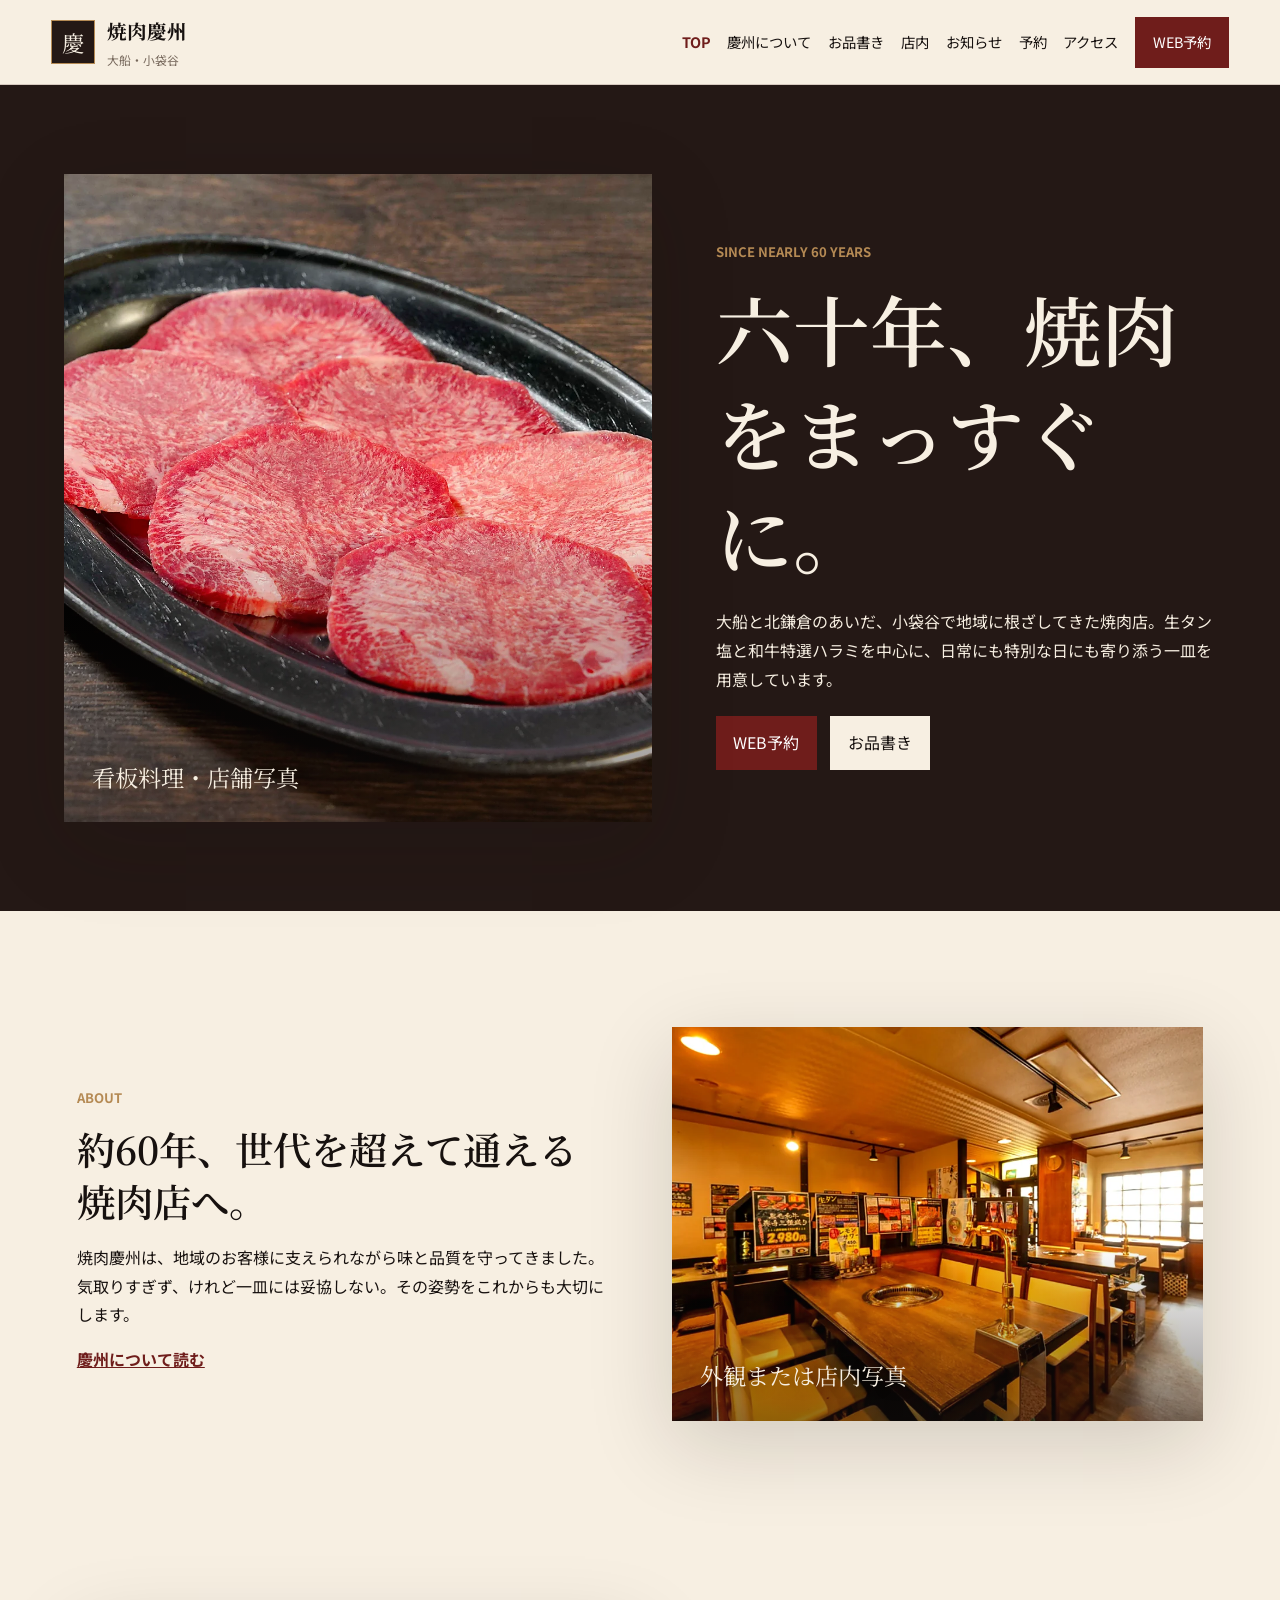
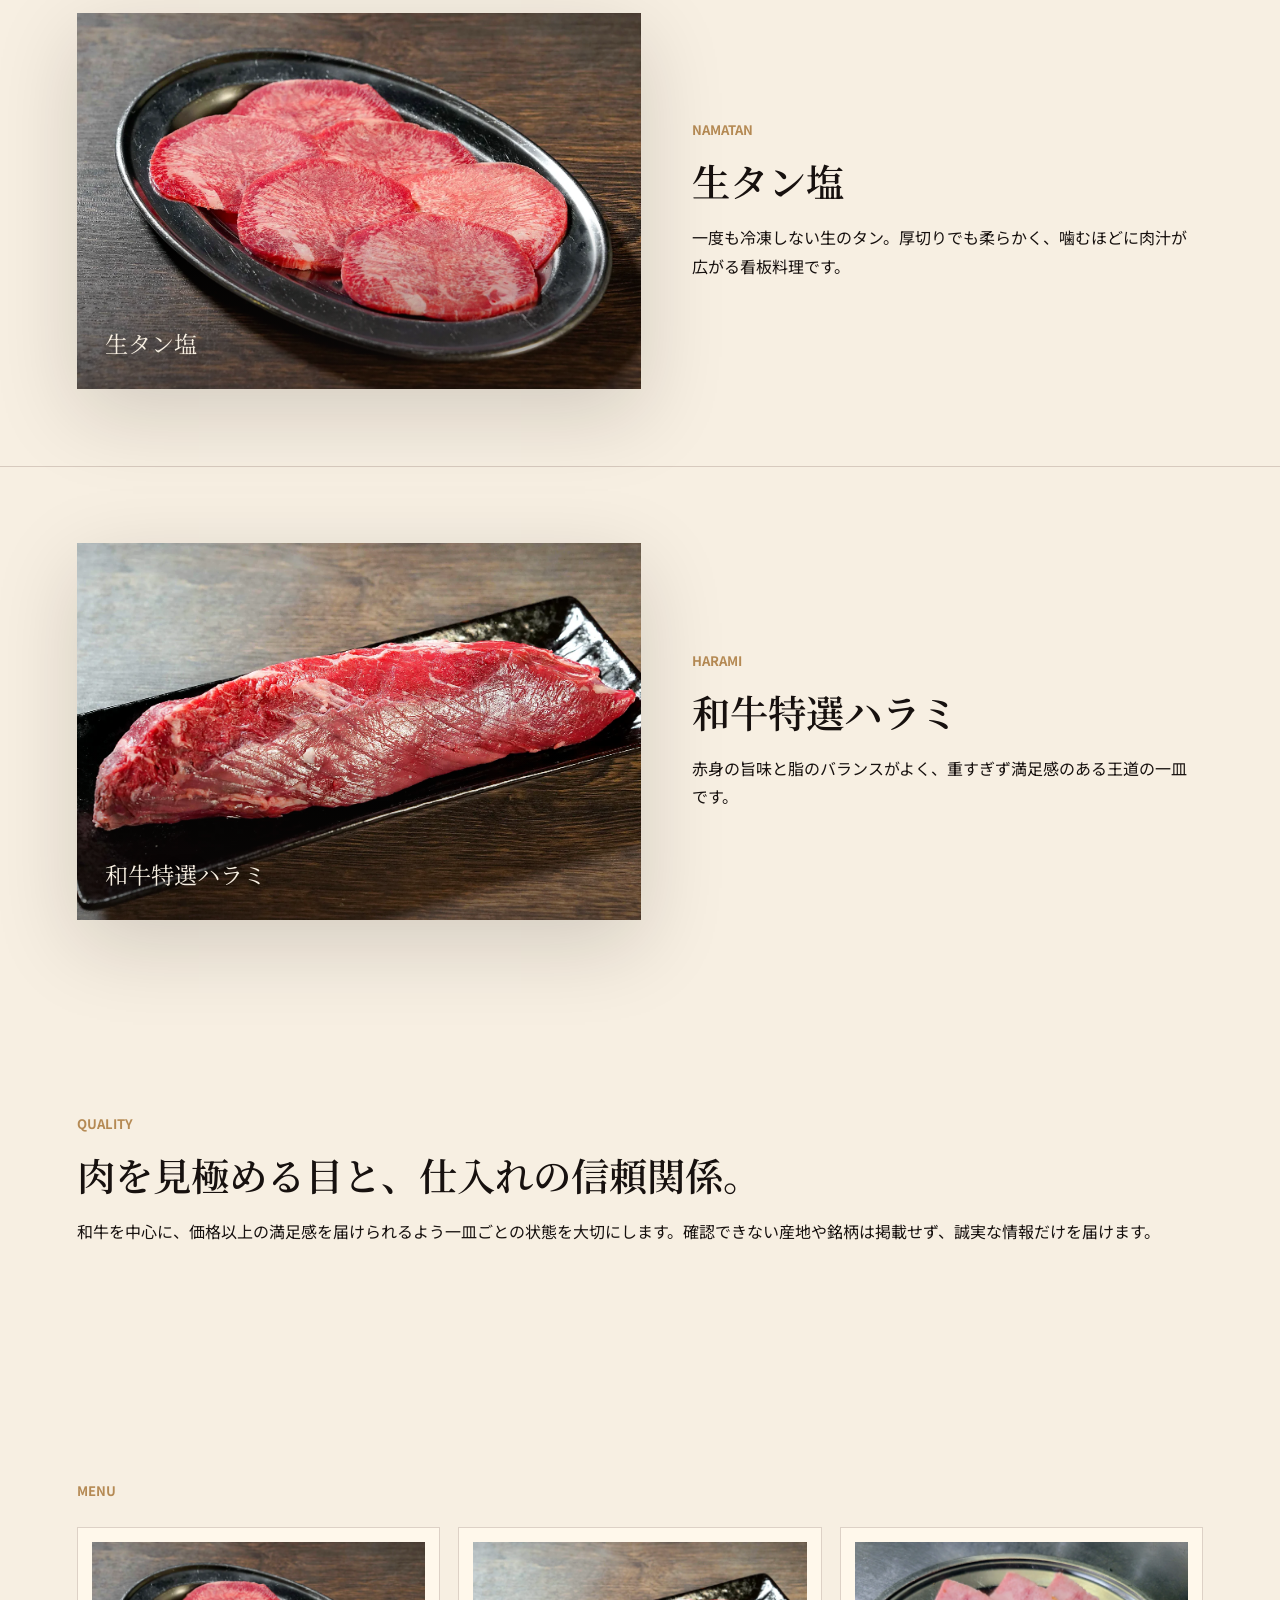
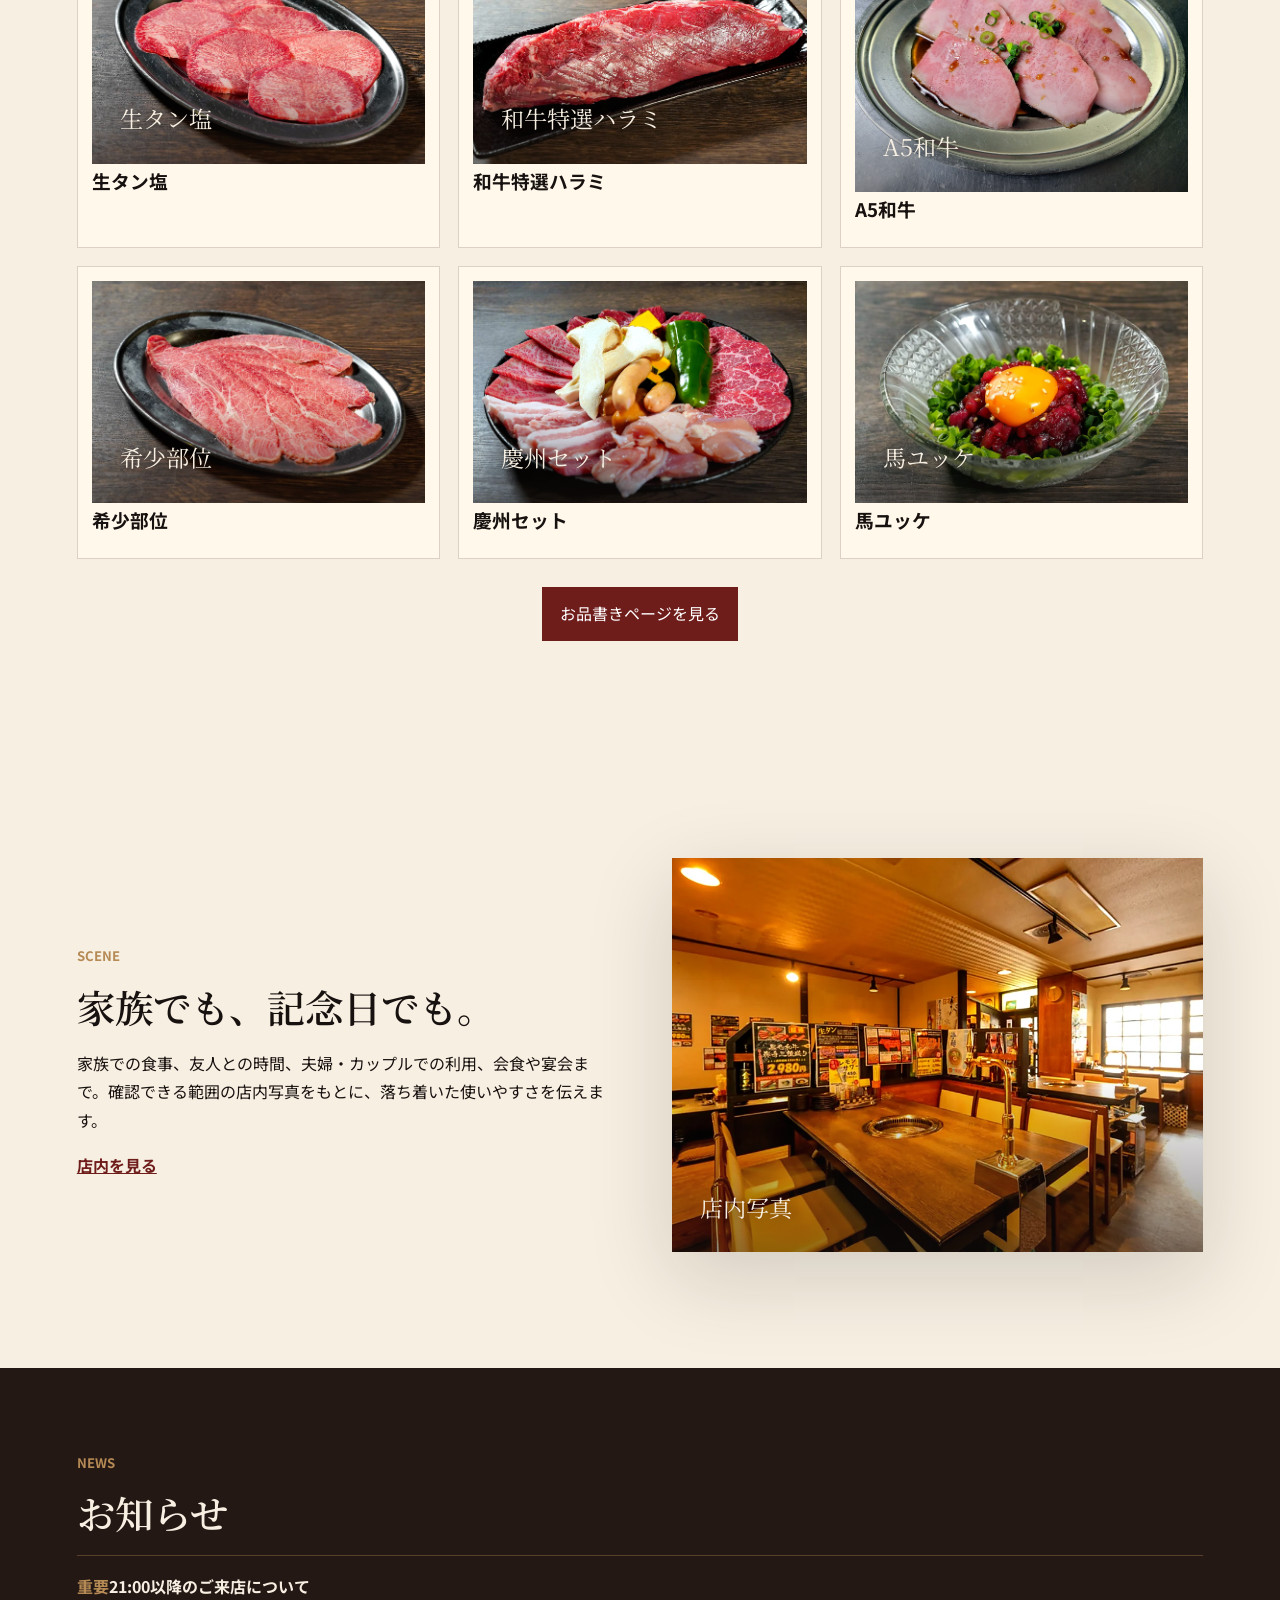
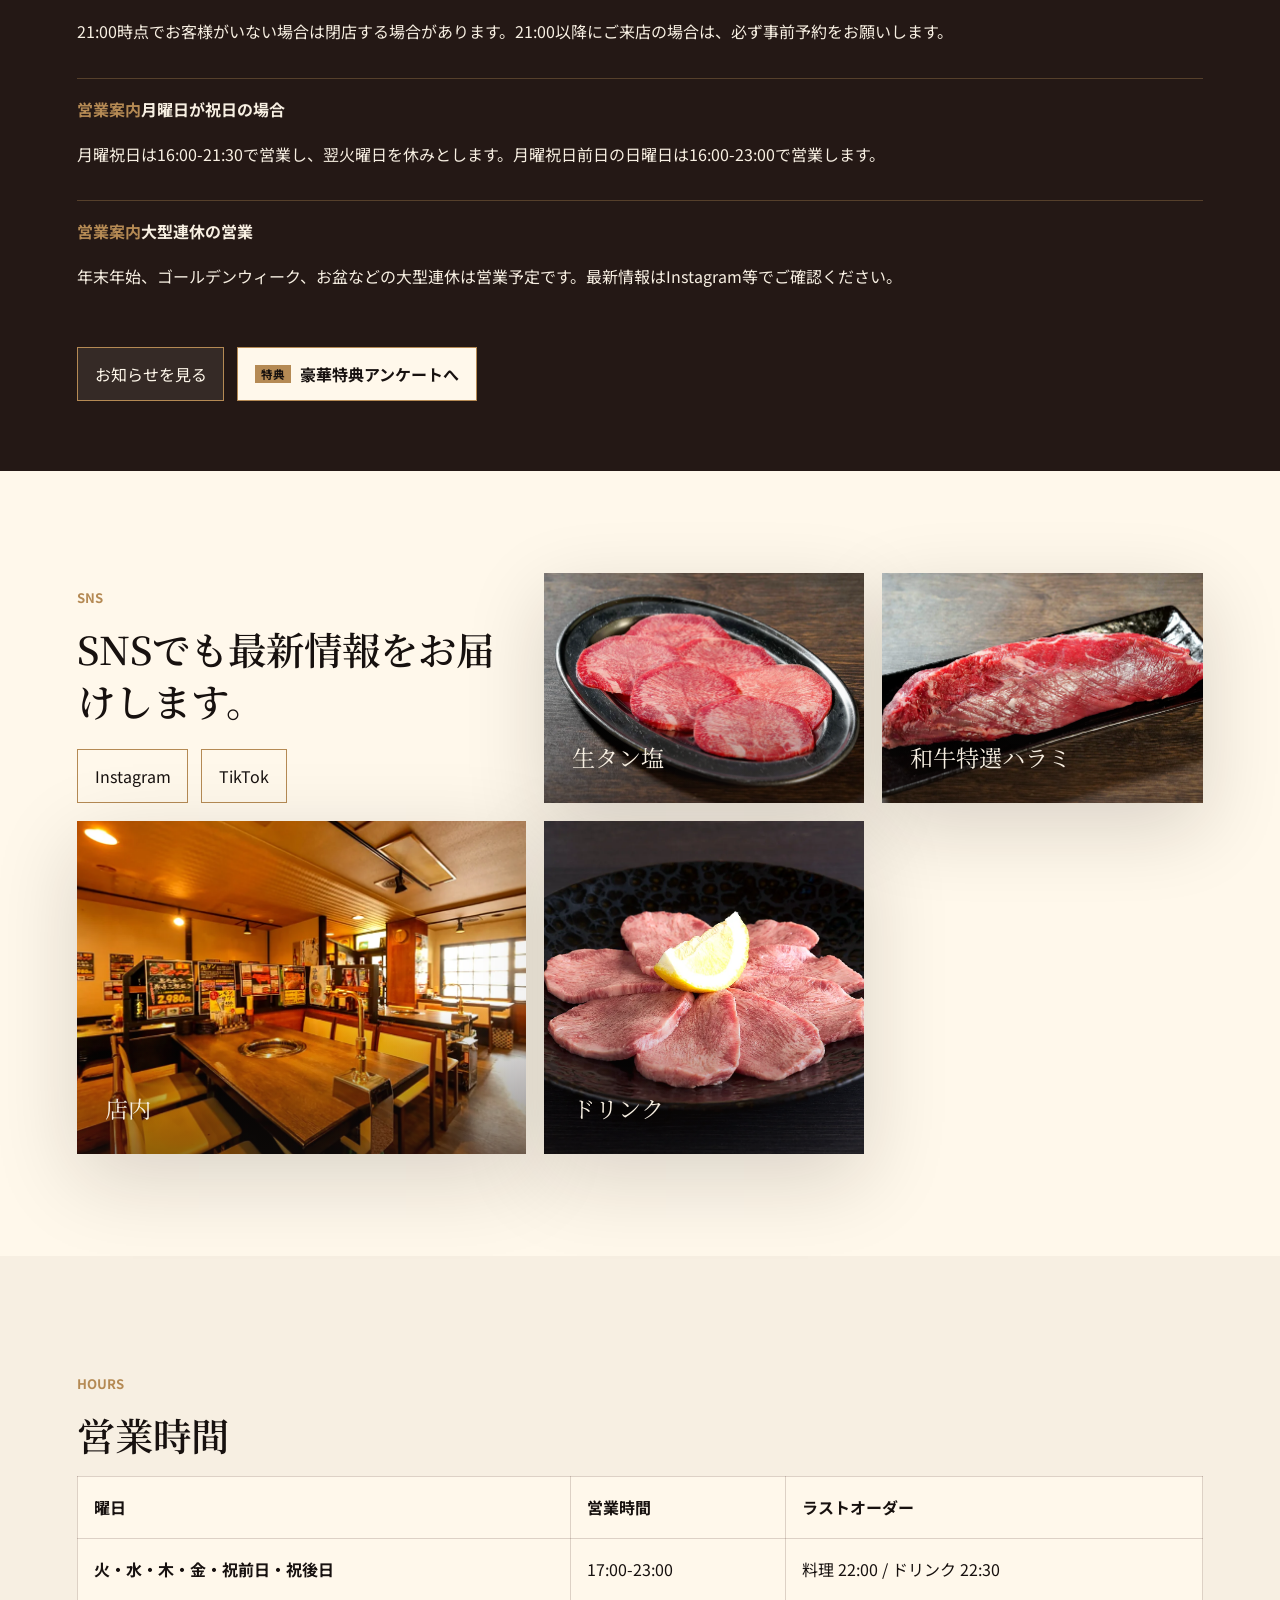
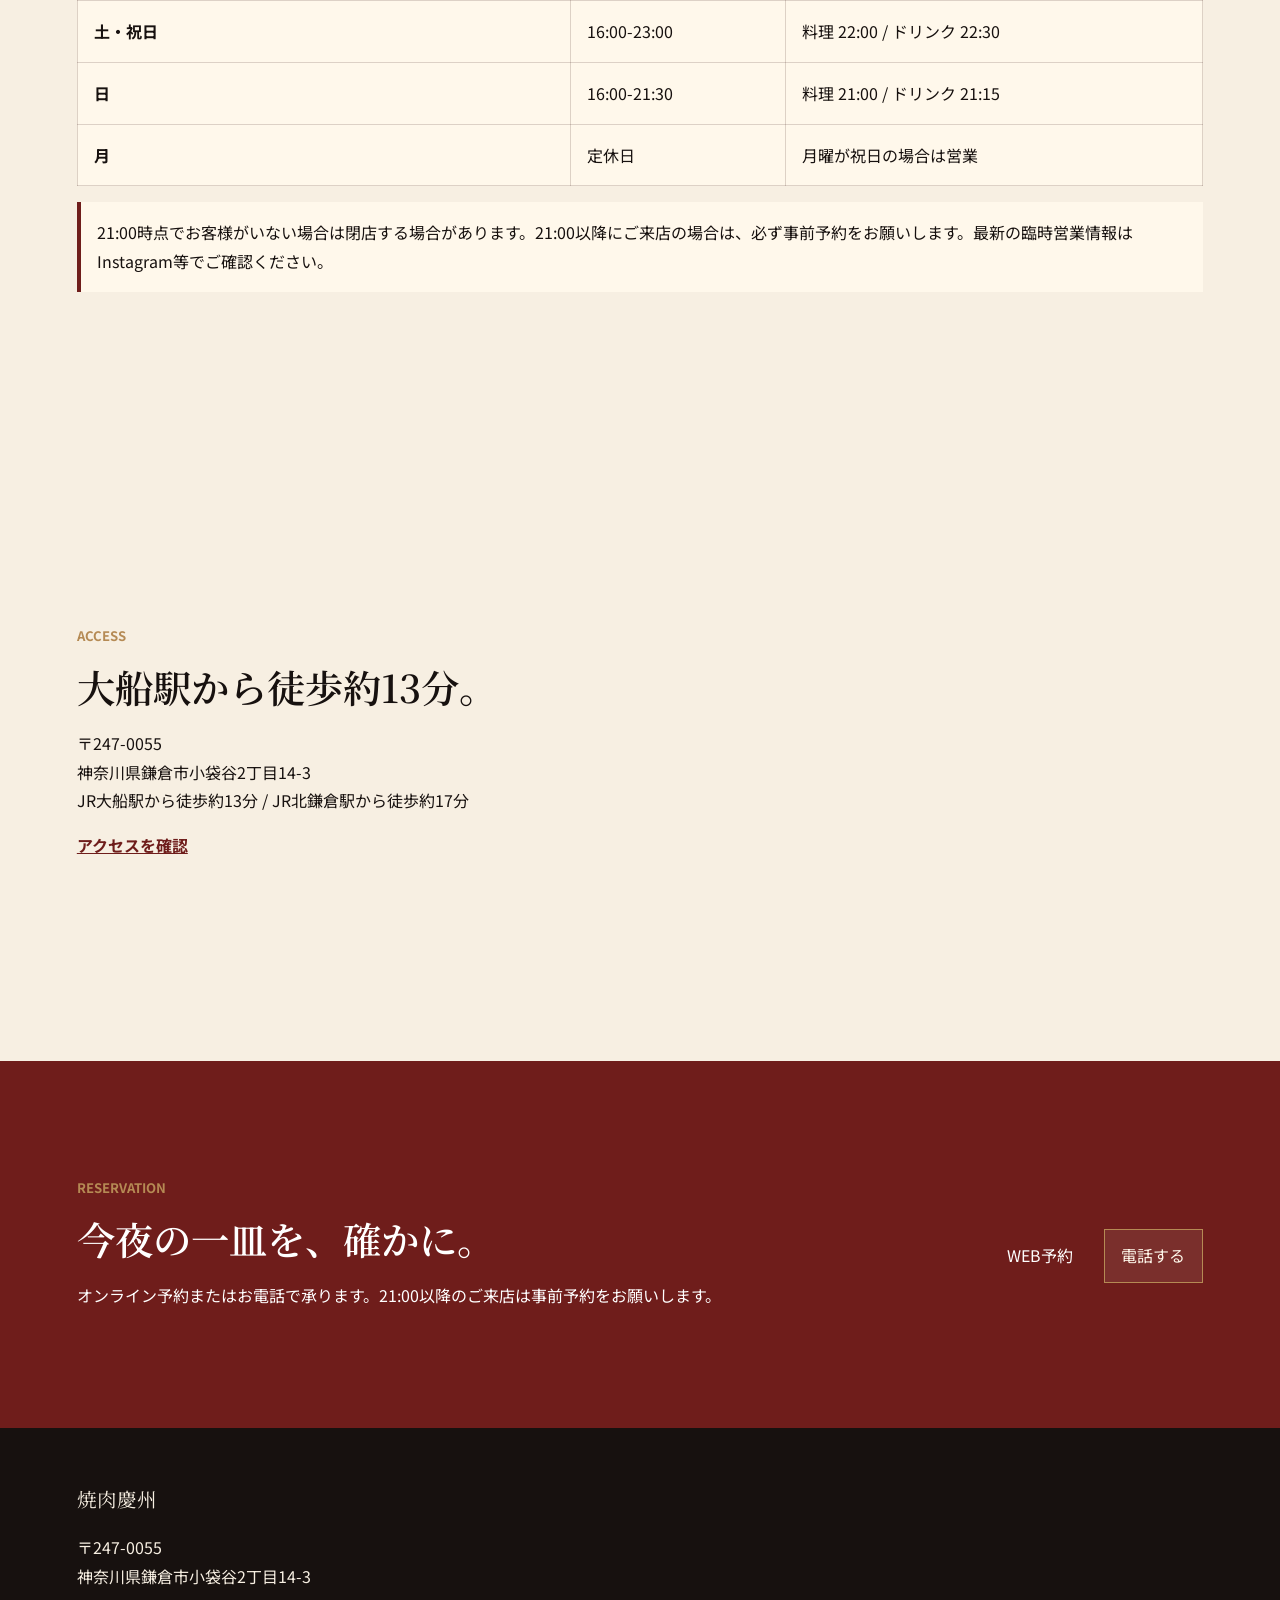
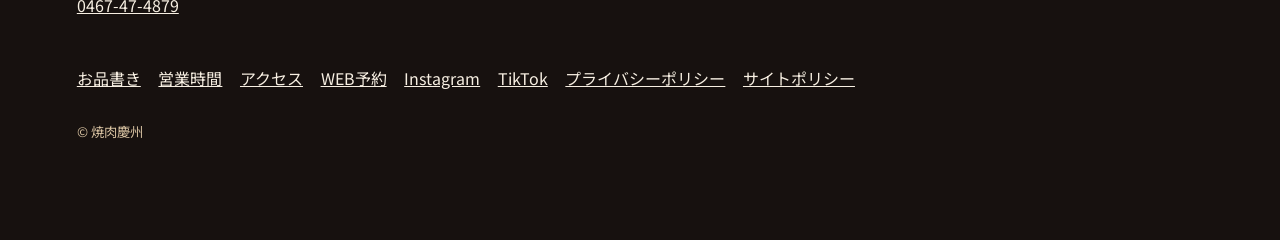
<file: index.html>
<!doctype html>
<html lang="ja">
<head>
<meta charset="utf-8">
<meta name="viewport" content="width=device-width, initial-scale=1, viewport-fit=cover">
<title>焼肉慶州｜大船・小袋谷で約60年愛される本格焼肉</title>
<meta name="description" content="焼肉慶州は神奈川県鎌倉市小袋谷の焼肉店。生タン塩、和牛特選ハラミ、和牛を中心とした肉へのこだわりを落ち着いた空間で。">
<link rel="canonical" href="https://nishitasho.github.io/keishu/">
<meta property="og:type" content="website">
<meta property="og:title" content="焼肉慶州｜大船・小袋谷で約60年愛される本格焼肉">
<meta property="og:description" content="焼肉慶州は神奈川県鎌倉市小袋谷の焼肉店。生タン塩、和牛特選ハラミ、和牛を中心とした肉へのこだわりを落ち着いた空間で。">
<meta property="og:image" content="./assets/ogp.svg">
<meta name="twitter:card" content="summary_large_image">
<link rel="icon" href="./assets/favicon.svg" type="image/svg+xml">
<link rel="apple-touch-icon" href="./assets/apple-touch-icon.svg">
<link rel="manifest" href="./manifest.webmanifest">
<link rel="preconnect" href="https://fonts.googleapis.com">
<link rel="preconnect" href="https://fonts.gstatic.com" crossorigin>
<link href="https://fonts.googleapis.com/css2?family=Noto+Sans+JP:wght@400;500;700&family=Noto+Serif+JP:wght@500;600;700&display=swap" rel="stylesheet">
<link rel="stylesheet" href="./assets/styles.css">
<script type="application/ld+json">{"@context":"https://schema.org","@type":"BreadcrumbList","itemListElement":[{"@type":"ListItem","position":1,"name":"TOP","item":"https://nishitasho.github.io/keishu/"},{"@type":"ListItem","position":2,"name":"TOP","item":"https://nishitasho.github.io/keishu/"}]}</script><script type="application/ld+json">{"@context":"https://schema.org","@type":"Restaurant","name":"焼肉慶州","address":{"@type":"PostalAddress","postalCode":"247-0055","addressRegion":"神奈川県","addressLocality":"鎌倉市","streetAddress":"小袋谷2丁目14-3"},"telephone":"0467-47-4879","servesCuisine":"焼肉","url":"https://nishitasho.github.io/keishu/","sameAs":["https://www.instagram.com/keishu.ofuna/","https://www.tiktok.com/@yaki29keishu"]}</script>
</head>
<body data-page="top">
<a class="skip-link" href="#main">本文へ移動</a>
<header class="site-header">
  <a class="brand" href="./"><span class="brand-mark">慶</span><span><strong>焼肉慶州</strong><small>大船・小袋谷</small></span></a>
  <nav class="desktop-nav" aria-label="主要ナビゲーション"><a href="./" aria-current="page">TOP</a><a href="about/">慶州について</a><a href="menu/">お品書き</a><a href="space/">店内</a><a href="news/">お知らせ</a><a href="reservation/">予約</a><a href="access/">アクセス</a><a class="nav-reserve" href="https://app.tablerequest.jp/shops/2c1fe4e0843c6ff3?rwg_token=AFd1xnGtr5i5IaG-dhALoyEuZQB2G1sKMqHwu0dbVAIJrFouCgKc_KUlvJDfpgURwGHbo14g0djIZqGF4w6MeLsTkP3F0ENHYA%3D%3D" target="_blank" rel="noopener">WEB予約</a></nav>
  <button class="menu-button" type="button" aria-controls="mobile-menu" aria-expanded="false"><span></span><span></span><span></span><span class="sr-only">メニュー</span></button>
</header>
<div class="mobile-panel" id="mobile-menu" aria-hidden="true">
  <button class="panel-close" type="button">閉じる</button>
  <nav aria-label="スマートフォンナビゲーション"><a href="./" aria-current="page">TOP</a><a href="about/">慶州について</a><a href="menu/">お品書き</a><a href="space/">店内</a><a href="news/">お知らせ</a><a href="reservation/">予約</a><a href="access/">アクセス</a><a href="privacy/">ポリシー</a></nav>
</div>
<main id="main"><section class="hero"><div class="hero-bg"><figure class="photo-slot photo-frame hero-photo" data-animate><img src="./assets/images/tanshio-hero.webp" width="1800" height="1200" loading="eager" alt="焼肉慶州の生タン塩"><figcaption>看板料理・店舗写真</figcaption></figure></div><div class="hero-copy" data-animate><p class="eyebrow">Since nearly 60 years</p><h1>六十年、<wbr>焼肉を<wbr>まっすぐに。</h1><p>大船と北鎌倉のあいだ、小袋谷で地域に根ざしてきた焼肉店。生タン塩と和牛特選ハラミを中心に、日常にも特別な日にも寄り添う一皿を用意しています。</p><div class="cta-row"><a class="button primary" href="https://app.tablerequest.jp/shops/2c1fe4e0843c6ff3?rwg_token=AFd1xnGtr5i5IaG-dhALoyEuZQB2G1sKMqHwu0dbVAIJrFouCgKc_KUlvJDfpgURwGHbo14g0djIZqGF4w6MeLsTkP3F0ENHYA%3D%3D" target="_blank" rel="noopener">WEB予約</a><a class="button light" href="menu/">お品書き</a></div></div></section>
<section class="intro split" data-animate><div><p class="eyebrow">About</p><h2>約60年、<wbr>世代を超えて<wbr>通える焼肉店へ。</h2><p>焼肉慶州は、地域のお客様に支えられながら味と品質を守ってきました。気取りすぎず、けれど一皿には妥協しない。その姿勢をこれからも大切にします。</p><a class="text-link" href="about/">慶州について読む</a></div><figure class="photo-slot photo-frame warm" data-animate><img src="./assets/images/table-server.webp" width="918" height="681" loading="lazy" alt="焼肉慶州の店内"><figcaption>外観または店内写真</figcaption></figure></section>
<section class="signature-grid"><article class="signature" data-animate><figure class="photo-slot photo-frame meat1" data-animate><img src="./assets/images/tanshio.webp" width="1400" height="933" loading="lazy" alt="生タン塩"><figcaption>生タン塩</figcaption></figure><div><p class="eyebrow">Namatan</p><h2>生タン塩</h2><p>一度も冷凍しない生のタン。厚切りでも柔らかく、噛むほどに肉汁が広がる看板料理です。</p></div></article><article class="signature" data-animate><figure class="photo-slot photo-frame meat2" data-animate><img src="./assets/images/harami-ippon.webp" width="1400" height="933" loading="lazy" alt="和牛特選ハラミ"><figcaption>和牛特選ハラミ</figcaption></figure><div><p class="eyebrow">Harami</p><h2>和牛特選ハラミ</h2><p>赤身の旨味と脂のバランスがよく、重すぎず満足感のある王道の一皿です。</p></div></article></section>
<section class="philosophy" data-animate><p class="eyebrow">Quality</p><h2>肉を見極める目と、仕入れの信頼関係。</h2><p>和牛を中心に、価格以上の満足感を届けられるよう一皿ごとの状態を大切にします。確認できない産地や銘柄は掲載せず、誠実な情報だけを届けます。</p></section>
<section class="menu-preview" data-animate><p class="eyebrow">Menu</p><div class="cards"><article class="menu-card"><figure class="photo-slot photo-frame " data-animate><img src="./assets/images/tanshio.webp" width="1400" height="933" loading="lazy" alt="生タン塩"><figcaption>生タン塩</figcaption></figure><h3>生タン塩</h3></article><article class="menu-card"><figure class="photo-slot photo-frame " data-animate><img src="./assets/images/harami-ippon.webp" width="1400" height="933" loading="lazy" alt="和牛特選ハラミ"><figcaption>和牛特選ハラミ</figcaption></figure><h3>和牛特選ハラミ</h3></article><article class="menu-card"><figure class="photo-slot photo-frame " data-animate><img src="./assets/images/wagyu-karubi.webp" width="1400" height="1050" loading="lazy" alt="和牛の一皿"><figcaption>A5和牛</figcaption></figure><h3>A5和牛</h3></article><article class="menu-card"><figure class="photo-slot photo-frame " data-animate><img src="./assets/images/ushi-hoppe.webp" width="1400" height="933" loading="lazy" alt="希少部位の一皿"><figcaption>希少部位</figcaption></figure><h3>希少部位</h3></article><article class="menu-card"><figure class="photo-slot photo-frame " data-animate><img src="./assets/images/keishu-set.webp" width="1400" height="933" loading="lazy" alt="慶州セット"><figcaption>慶州セット</figcaption></figure><h3>慶州セット</h3></article><article class="menu-card"><figure class="photo-slot photo-frame " data-animate><img src="./assets/images/uma-yukke.webp" width="1400" height="933" loading="lazy" alt="馬ユッケ"><figcaption>馬ユッケ</figcaption></figure><h3>馬ユッケ</h3></article></div><div class="menu-more"><a class="button primary" href="menu/">お品書きページを見る</a></div></section>
<section class="split reverse" data-animate><figure class="photo-slot photo-frame space" data-animate><img src="./assets/images/table-server.webp" width="918" height="681" loading="lazy" alt="焼肉慶州の店内"><figcaption>店内写真</figcaption></figure><div><p class="eyebrow">Scene</p><h2>家族でも、記念日でも。</h2><p>家族での食事、友人との時間、夫婦・カップルでの利用、会食や宴会まで。確認できる範囲の店内写真をもとに、落ち着いた使いやすさを伝えます。</p><a class="text-link" href="space/">店内を見る</a></div></section>
<section class="news-strip" data-animate><p class="eyebrow">News</p><h2>お知らせ</h2><article><span>重要</span><strong>21:00以降のご来店について</strong><p>21:00時点でお客様がいない場合は閉店する場合があります。21:00以降にご来店の場合は、必ず事前予約をお願いします。</p></article><article><span>営業案内</span><strong>月曜日が祝日の場合</strong><p>月曜祝日は16:00-21:30で営業し、翌火曜日を休みとします。月曜祝日前日の日曜日は16:00-23:00で営業します。</p></article><article><span>営業案内</span><strong>大型連休の営業</strong><p>年末年始、ゴールデンウィーク、お盆などの大型連休は営業予定です。最新情報はInstagram等でご確認ください。</p></article><div class="news-actions"><a class="button ghost" href="news/">お知らせを見る</a><a class="button survey-button" href="https://www.kuchikomi-first.com/survey/01457e76-ad80-47a3-ad61-de7daa0e93a4" target="_blank" rel="noopener">豪華特典アンケートへ</a></div></section>
<section class="sns-gallery" data-animate><div><p class="eyebrow">SNS</p><h2>SNSでも最新情報をお届けします。</h2><div class="cta-row"><a class="button ghost" href="https://www.instagram.com/keishu.ofuna/" target="_blank" rel="noopener">Instagram</a><a class="button ghost" href="https://www.tiktok.com/@yaki29keishu" target="_blank" rel="noopener">TikTok</a></div></div><figure class="photo-slot photo-frame small" data-animate><img src="./assets/images/tanshio.webp" width="1400" height="933" loading="lazy" alt="生タン塩"><figcaption>生タン塩</figcaption></figure><figure class="photo-slot photo-frame small" data-animate><img src="./assets/images/harami-ippon.webp" width="1400" height="933" loading="lazy" alt="和牛特選ハラミ"><figcaption>和牛特選ハラミ</figcaption></figure><figure class="photo-slot photo-frame small" data-animate><img src="./assets/images/table-server.webp" width="918" height="681" loading="lazy" alt="焼肉慶州の店内"><figcaption>店内</figcaption></figure><figure class="photo-slot photo-frame small" data-animate><img src="./assets/images/scene-0032111.webp" width="1400" height="933" loading="lazy" alt="料理と合わせたい一皿"><figcaption>ドリンク</figcaption></figure></section>
<section class="hours-section" id="hours" data-animate><p class="eyebrow">Hours</p><h2>営業時間</h2><div class="table-wrap"><table class="hours-table"><thead><tr><th>曜日</th><th>営業時間</th><th>ラストオーダー</th></tr></thead><tbody><tr><th>火・水・木・金・祝前日・祝後日</th><td>17:00-23:00</td><td>料理 22:00 / ドリンク 22:30</td></tr><tr><th>土・祝日</th><td>16:00-23:00</td><td>料理 22:00 / ドリンク 22:30</td></tr><tr><th>日</th><td>16:00-21:30</td><td>料理 21:00 / ドリンク 21:15</td></tr><tr><th>月</th><td>定休日</td><td>月曜が祝日の場合は営業</td></tr></tbody></table></div><p class="notice">21:00時点でお客様がいない場合は閉店する場合があります。21:00以降にご来店の場合は、必ず事前予約をお願いします。最新の臨時営業情報はInstagram等でご確認ください。</p></section>
<section class="access-preview split" data-animate><div><p class="eyebrow">Access</p><h2>大船駅から徒歩約13分。</h2><p>〒247-0055<br>神奈川県鎌倉市小袋谷2丁目14-3<br>JR大船駅から徒歩約13分 / JR北鎌倉駅から徒歩約17分</p><a class="text-link" href="access/">アクセスを確認</a></div><iframe title="焼肉慶州 Google Map" loading="lazy" src="https://www.google.com/maps?q=%E7%A5%9E%E5%A5%88%E5%B7%9D%E7%9C%8C%E9%8E%8C%E5%80%89%E5%B8%82%E5%B0%8F%E8%A2%8B%E8%B0%B72%E4%B8%81%E7%9B%AE14-3&output=embed"></iframe></section>
<section class="reservation-band" data-animate><div><p class="eyebrow">Reservation</p><h2>今夜の一皿を、確かに。</h2><p>オンライン予約またはお電話で承ります。21:00以降のご来店は事前予約をお願いします。</p></div><div class="cta-row"><a class="button primary" href="https://app.tablerequest.jp/shops/2c1fe4e0843c6ff3?rwg_token=AFd1xnGtr5i5IaG-dhALoyEuZQB2G1sKMqHwu0dbVAIJrFouCgKc_KUlvJDfpgURwGHbo14g0djIZqGF4w6MeLsTkP3F0ENHYA%3D%3D" target="_blank" rel="noopener">WEB予約</a><a class="button ghost" href="tel:0467474879">電話する</a></div></section></main>
<footer class="site-footer">
  <div><a class="footer-brand" href="./">焼肉慶州</a><p>〒247-0055<br>神奈川県鎌倉市小袋谷2丁目14-3<br><a href="tel:0467474879">0467-47-4879</a></p></div>
  <div class="footer-links"><a href="menu/">お品書き</a><a href="access/#hours">営業時間</a><a href="access/">アクセス</a><a href="https://app.tablerequest.jp/shops/2c1fe4e0843c6ff3?rwg_token=AFd1xnGtr5i5IaG-dhALoyEuZQB2G1sKMqHwu0dbVAIJrFouCgKc_KUlvJDfpgURwGHbo14g0djIZqGF4w6MeLsTkP3F0ENHYA%3D%3D" target="_blank" rel="noopener">WEB予約</a><a href="https://www.instagram.com/keishu.ofuna/" target="_blank" rel="noopener">Instagram</a><a href="https://www.tiktok.com/@yaki29keishu" target="_blank" rel="noopener">TikTok</a><a href="privacy/#privacy">プライバシーポリシー</a><a href="privacy/#sitepolicy">サイトポリシー</a></div>
  <small class="copy">© 焼肉慶州</small>
</footer>
<div class="mobile-cta" aria-label="予約導線"><a href="tel:0467474879">電話</a><a href="https://app.tablerequest.jp/shops/2c1fe4e0843c6ff3?rwg_token=AFd1xnGtr5i5IaG-dhALoyEuZQB2G1sKMqHwu0dbVAIJrFouCgKc_KUlvJDfpgURwGHbo14g0djIZqGF4w6MeLsTkP3F0ENHYA%3D%3D" target="_blank" rel="noopener">WEB予約</a></div>
<script src="./assets/site.js" defer></script>
</body>
</html>
</file>
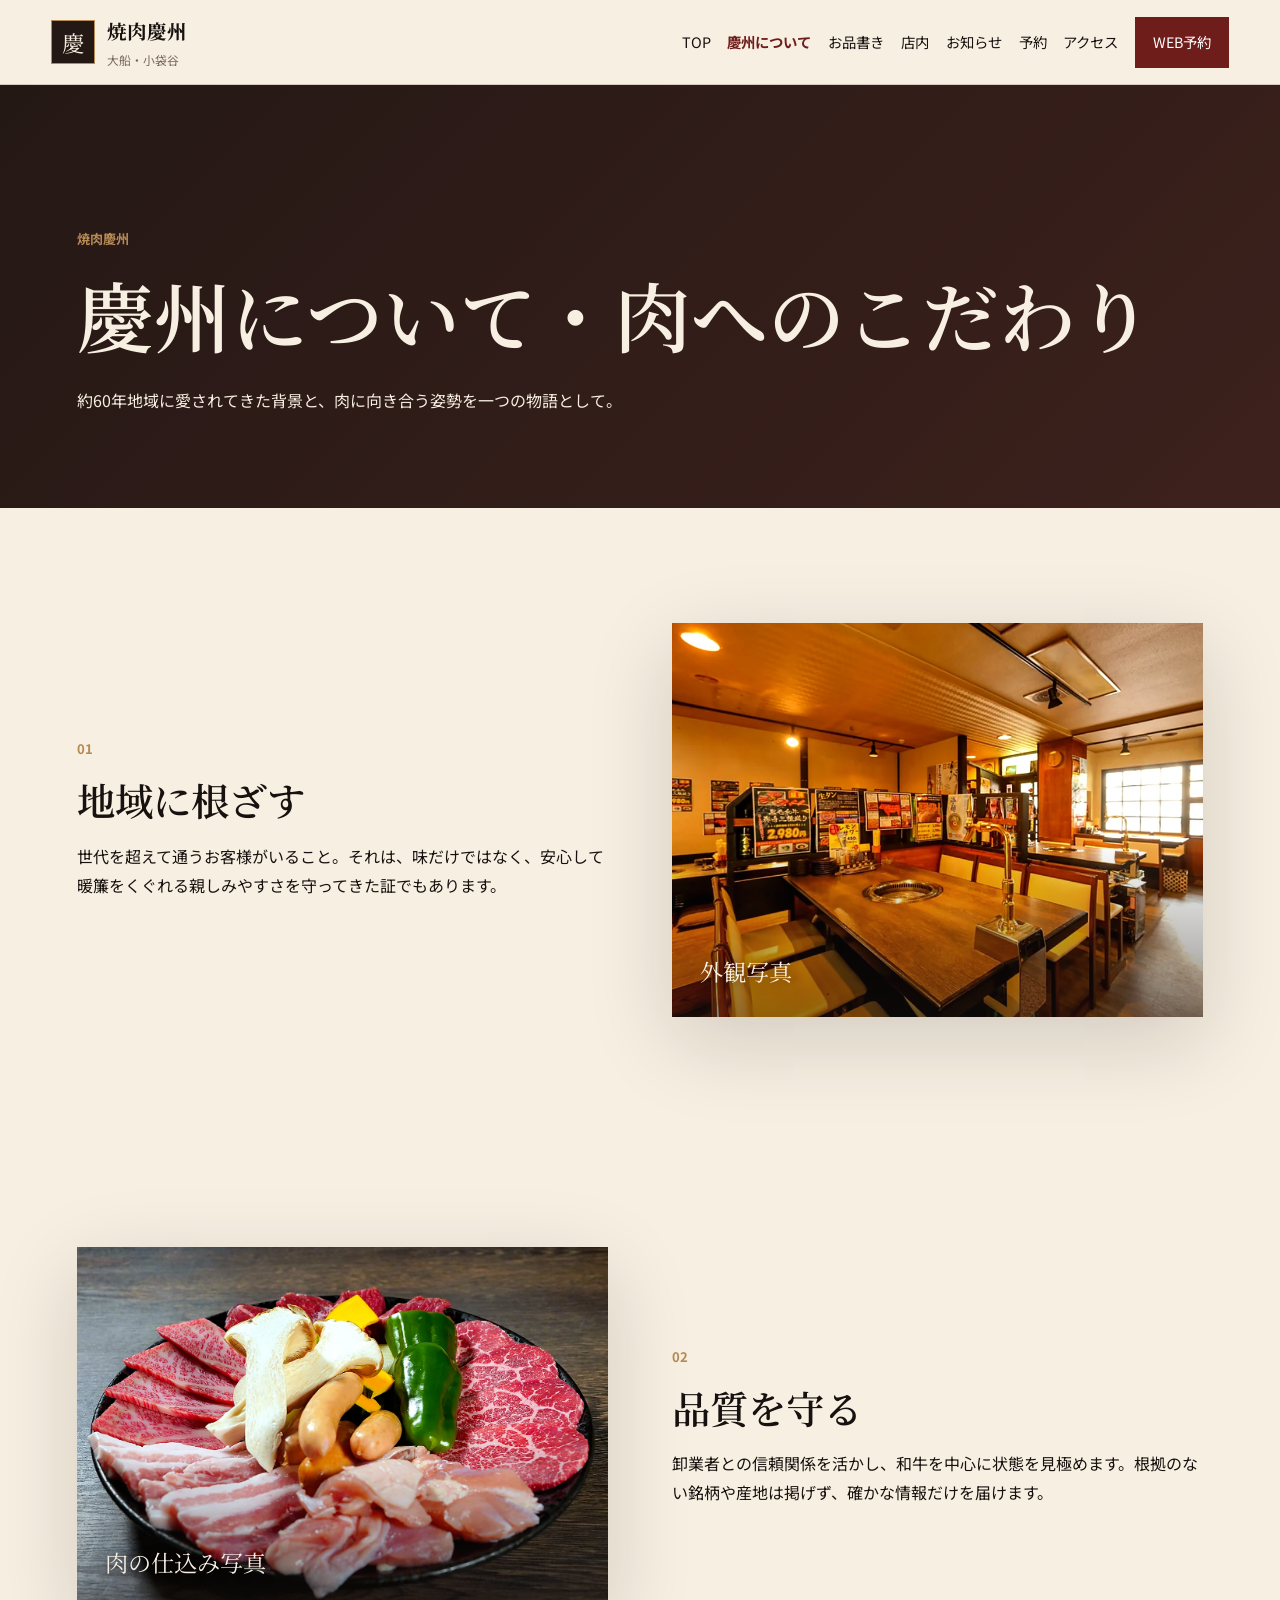
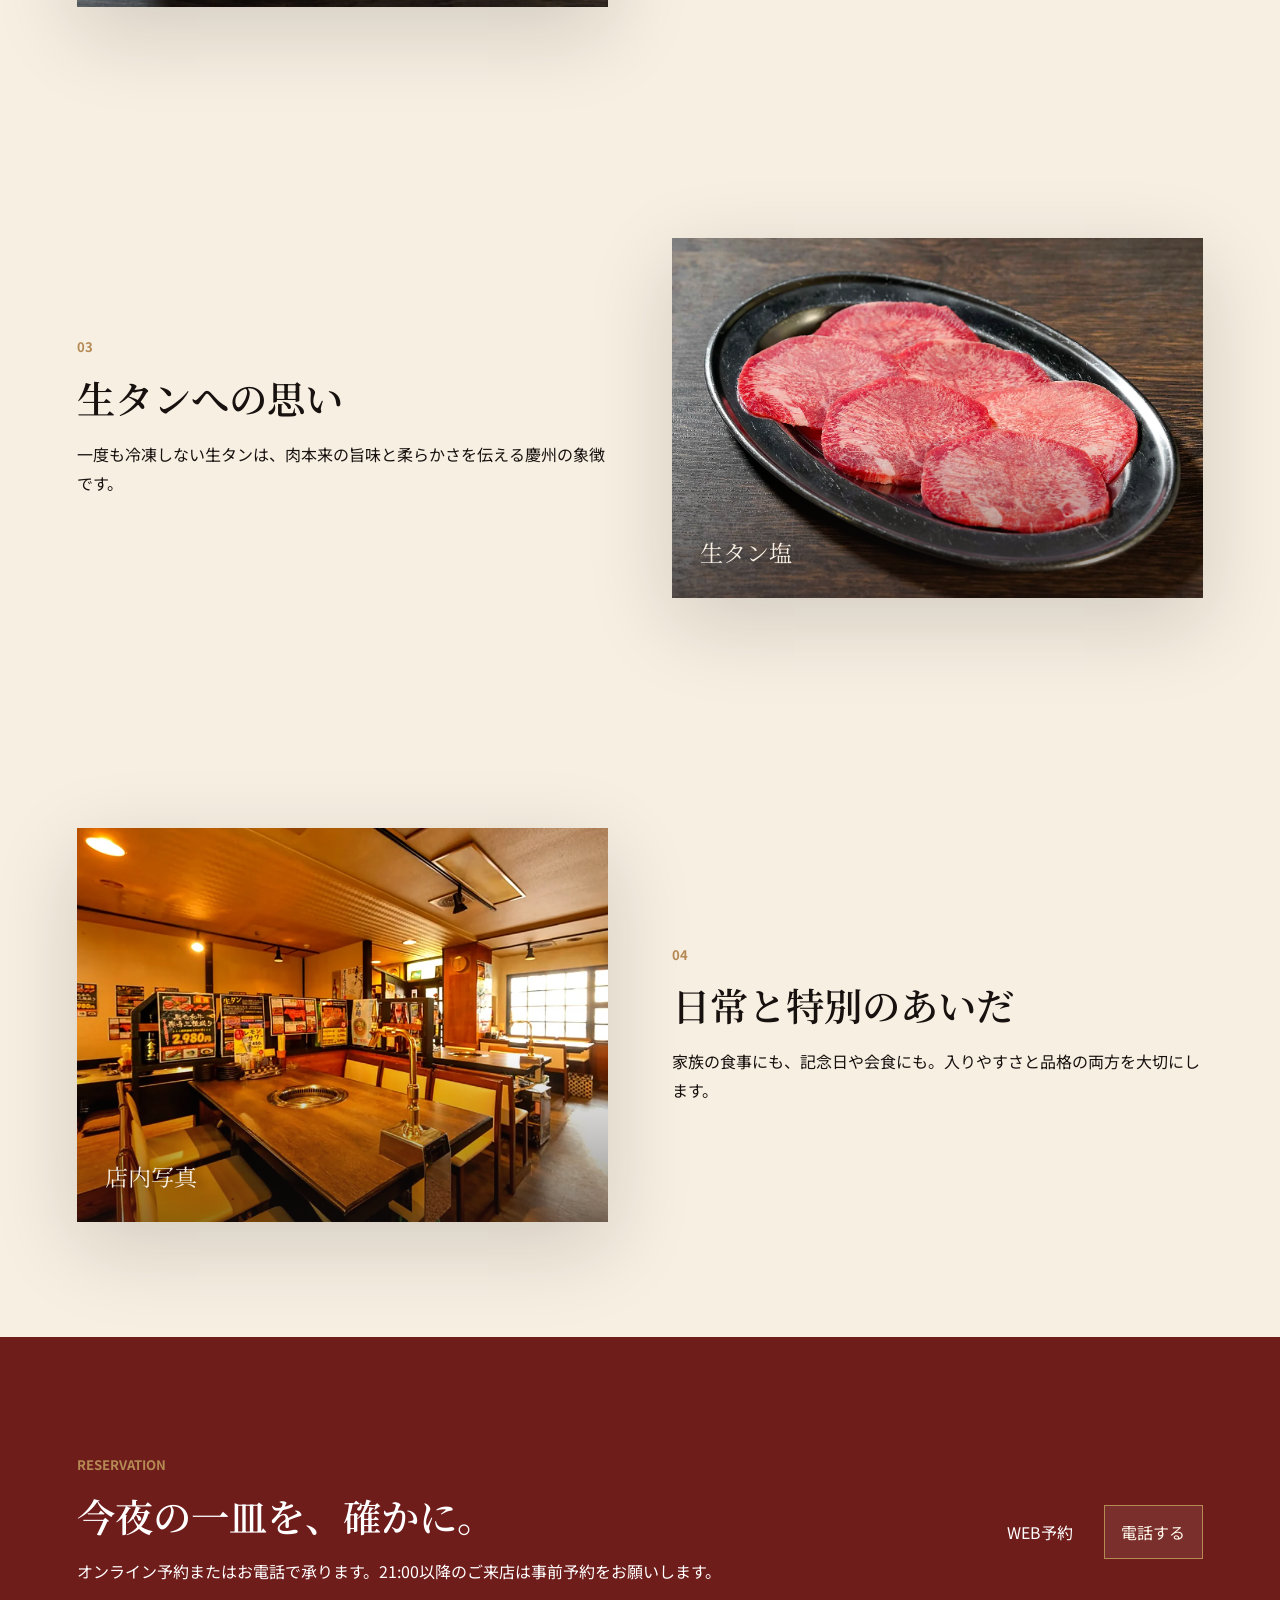
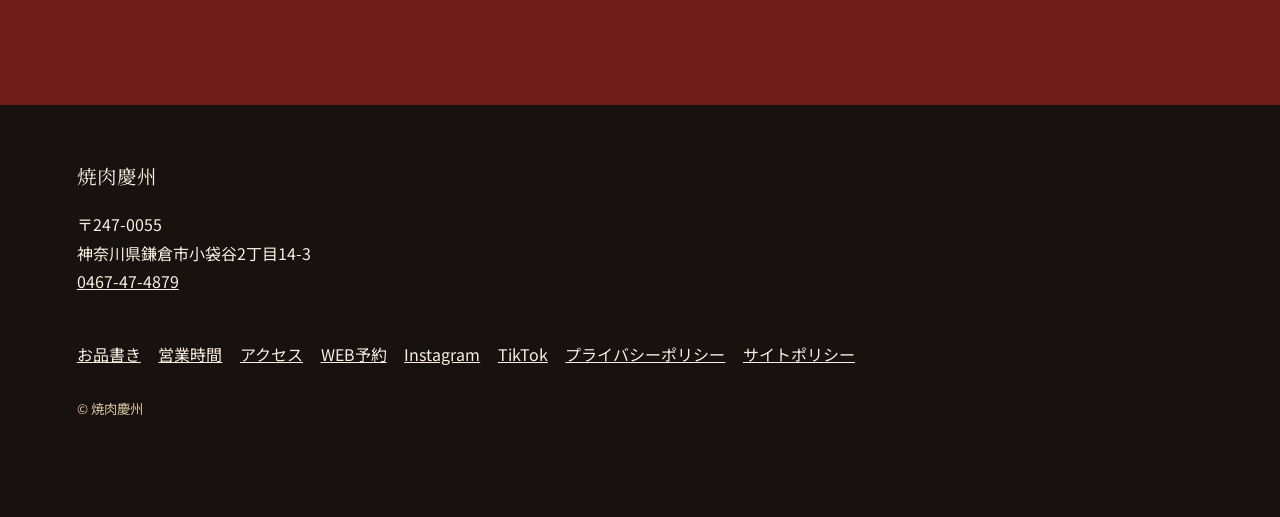
<file: about/index.html>
<!doctype html>
<html lang="ja">
<head>
<meta charset="utf-8">
<meta name="viewport" content="width=device-width, initial-scale=1, viewport-fit=cover">
<title>慶州について・肉へのこだわり｜焼肉慶州</title>
<meta name="description" content="約60年地域に愛されてきた焼肉慶州の姿勢、肉の見極め、仕入れ、品質と価格のバランスについて。">
<link rel="canonical" href="https://nishitasho.github.io/keishu/about/">
<meta property="og:type" content="website">
<meta property="og:title" content="慶州について・肉へのこだわり｜焼肉慶州">
<meta property="og:description" content="約60年地域に愛されてきた焼肉慶州の姿勢、肉の見極め、仕入れ、品質と価格のバランスについて。">
<meta property="og:image" content="../assets/ogp.svg">
<meta name="twitter:card" content="summary_large_image">
<link rel="icon" href="../assets/favicon.svg" type="image/svg+xml">
<link rel="apple-touch-icon" href="../assets/apple-touch-icon.svg">
<link rel="manifest" href="../manifest.webmanifest">
<link rel="preconnect" href="https://fonts.googleapis.com">
<link rel="preconnect" href="https://fonts.gstatic.com" crossorigin>
<link href="https://fonts.googleapis.com/css2?family=Noto+Sans+JP:wght@400;500;700&family=Noto+Serif+JP:wght@500;600;700&display=swap" rel="stylesheet">
<link rel="stylesheet" href="../assets/styles.css">
<script type="application/ld+json">{"@context":"https://schema.org","@type":"BreadcrumbList","itemListElement":[{"@type":"ListItem","position":1,"name":"TOP","item":"https://nishitasho.github.io/keishu/"},{"@type":"ListItem","position":2,"name":"慶州について・肉へのこだわり","item":"https://nishitasho.github.io/keishu/about/"}]}</script>
</head>
<body data-page="about">
<a class="skip-link" href="#main">本文へ移動</a>
<header class="site-header">
  <a class="brand" href="../"><span class="brand-mark">慶</span><span><strong>焼肉慶州</strong><small>大船・小袋谷</small></span></a>
  <nav class="desktop-nav" aria-label="主要ナビゲーション"><a href="../">TOP</a><a href="../about/" aria-current="page">慶州について</a><a href="../menu/">お品書き</a><a href="../space/">店内</a><a href="../news/">お知らせ</a><a href="../reservation/">予約</a><a href="../access/">アクセス</a><a class="nav-reserve" href="https://app.tablerequest.jp/shops/2c1fe4e0843c6ff3?rwg_token=AFd1xnGtr5i5IaG-dhALoyEuZQB2G1sKMqHwu0dbVAIJrFouCgKc_KUlvJDfpgURwGHbo14g0djIZqGF4w6MeLsTkP3F0ENHYA%3D%3D" target="_blank" rel="noopener">WEB予約</a></nav>
  <button class="menu-button" type="button" aria-controls="mobile-menu" aria-expanded="false"><span></span><span></span><span></span><span class="sr-only">メニュー</span></button>
</header>
<div class="mobile-panel" id="mobile-menu" aria-hidden="true">
  <button class="panel-close" type="button">閉じる</button>
  <nav aria-label="スマートフォンナビゲーション"><a href="../">TOP</a><a href="../about/" aria-current="page">慶州について</a><a href="../menu/">お品書き</a><a href="../space/">店内</a><a href="../news/">お知らせ</a><a href="../reservation/">予約</a><a href="../access/">アクセス</a><a href="../privacy/">ポリシー</a></nav>
</div>
<main id="main"><section class="page-header" data-animate><p class="eyebrow">焼肉慶州</p><h1>慶州について・肉へのこだわり</h1><p>約60年地域に愛されてきた背景と、肉に向き合う姿勢を一つの物語として。</p></section>
<section class="story " data-animate><div><p class="eyebrow">01</p><h2>地域に根ざす</h2><p>世代を超えて通うお客様がいること。それは、味だけではなく、安心して暖簾をくぐれる親しみやすさを守ってきた証でもあります。</p></div><figure class="photo-slot photo-frame meat1" data-animate><img src="../assets/images/table-server.webp" width="918" height="681" loading="lazy" alt="焼肉慶州の店内"><figcaption>外観写真</figcaption></figure></section><section class="story reverse" data-animate><div><p class="eyebrow">02</p><h2>品質を守る</h2><p>卸業者との信頼関係を活かし、和牛を中心に状態を見極めます。根拠のない銘柄や産地は掲げず、確かな情報だけを届けます。</p></div><figure class="photo-slot photo-frame warm" data-animate><img src="../assets/images/keishu-set.webp" width="1400" height="933" loading="lazy" alt="肉の盛り合わせ"><figcaption>肉の仕込み写真</figcaption></figure></section><section class="story " data-animate><div><p class="eyebrow">03</p><h2>生タンへの思い</h2><p>一度も冷凍しない生タンは、肉本来の旨味と柔らかさを伝える慶州の象徴です。</p></div><figure class="photo-slot photo-frame meat1" data-animate><img src="../assets/images/tanshio.webp" width="1400" height="933" loading="lazy" alt="生タン塩"><figcaption>生タン塩</figcaption></figure></section><section class="story reverse" data-animate><div><p class="eyebrow">04</p><h2>日常と特別のあいだ</h2><p>家族の食事にも、記念日や会食にも。入りやすさと品格の両方を大切にします。</p></div><figure class="photo-slot photo-frame warm" data-animate><img src="../assets/images/table-server.webp" width="918" height="681" loading="lazy" alt="焼肉慶州の店内"><figcaption>店内写真</figcaption></figure></section><section class="reservation-band" data-animate><div><p class="eyebrow">Reservation</p><h2>今夜の一皿を、確かに。</h2><p>オンライン予約またはお電話で承ります。21:00以降のご来店は事前予約をお願いします。</p></div><div class="cta-row"><a class="button primary" href="https://app.tablerequest.jp/shops/2c1fe4e0843c6ff3?rwg_token=AFd1xnGtr5i5IaG-dhALoyEuZQB2G1sKMqHwu0dbVAIJrFouCgKc_KUlvJDfpgURwGHbo14g0djIZqGF4w6MeLsTkP3F0ENHYA%3D%3D" target="_blank" rel="noopener">WEB予約</a><a class="button ghost" href="tel:0467474879">電話する</a></div></section></main>
<footer class="site-footer">
  <div><a class="footer-brand" href="../">焼肉慶州</a><p>〒247-0055<br>神奈川県鎌倉市小袋谷2丁目14-3<br><a href="tel:0467474879">0467-47-4879</a></p></div>
  <div class="footer-links"><a href="../menu/">お品書き</a><a href="../access/#hours">営業時間</a><a href="../access/">アクセス</a><a href="https://app.tablerequest.jp/shops/2c1fe4e0843c6ff3?rwg_token=AFd1xnGtr5i5IaG-dhALoyEuZQB2G1sKMqHwu0dbVAIJrFouCgKc_KUlvJDfpgURwGHbo14g0djIZqGF4w6MeLsTkP3F0ENHYA%3D%3D" target="_blank" rel="noopener">WEB予約</a><a href="https://www.instagram.com/keishu.ofuna/" target="_blank" rel="noopener">Instagram</a><a href="https://www.tiktok.com/@yaki29keishu" target="_blank" rel="noopener">TikTok</a><a href="../privacy/#privacy">プライバシーポリシー</a><a href="../privacy/#sitepolicy">サイトポリシー</a></div>
  <small class="copy">© 焼肉慶州</small>
</footer>
<div class="mobile-cta" aria-label="予約導線"><a href="tel:0467474879">電話</a><a href="https://app.tablerequest.jp/shops/2c1fe4e0843c6ff3?rwg_token=AFd1xnGtr5i5IaG-dhALoyEuZQB2G1sKMqHwu0dbVAIJrFouCgKc_KUlvJDfpgURwGHbo14g0djIZqGF4w6MeLsTkP3F0ENHYA%3D%3D" target="_blank" rel="noopener">WEB予約</a></div>
<script src="../assets/site.js" defer></script>
</body>
</html>
</file>
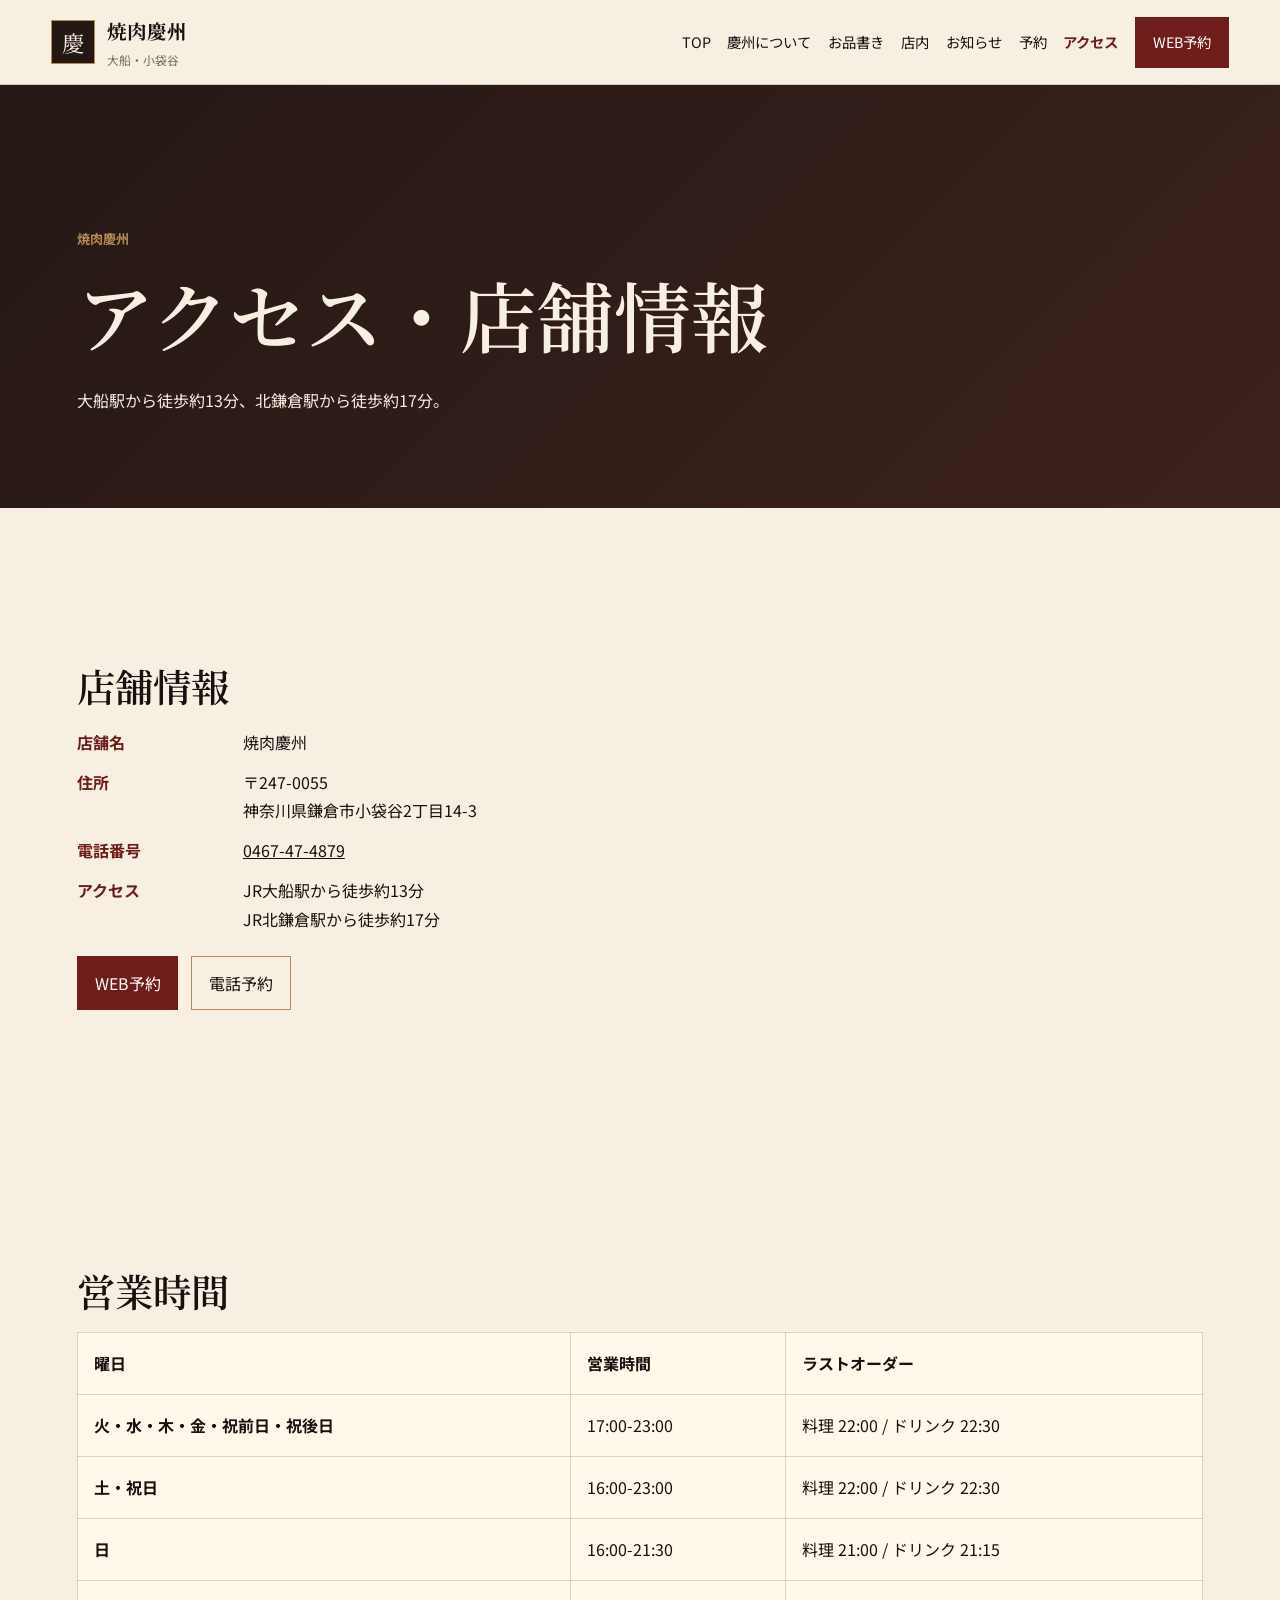
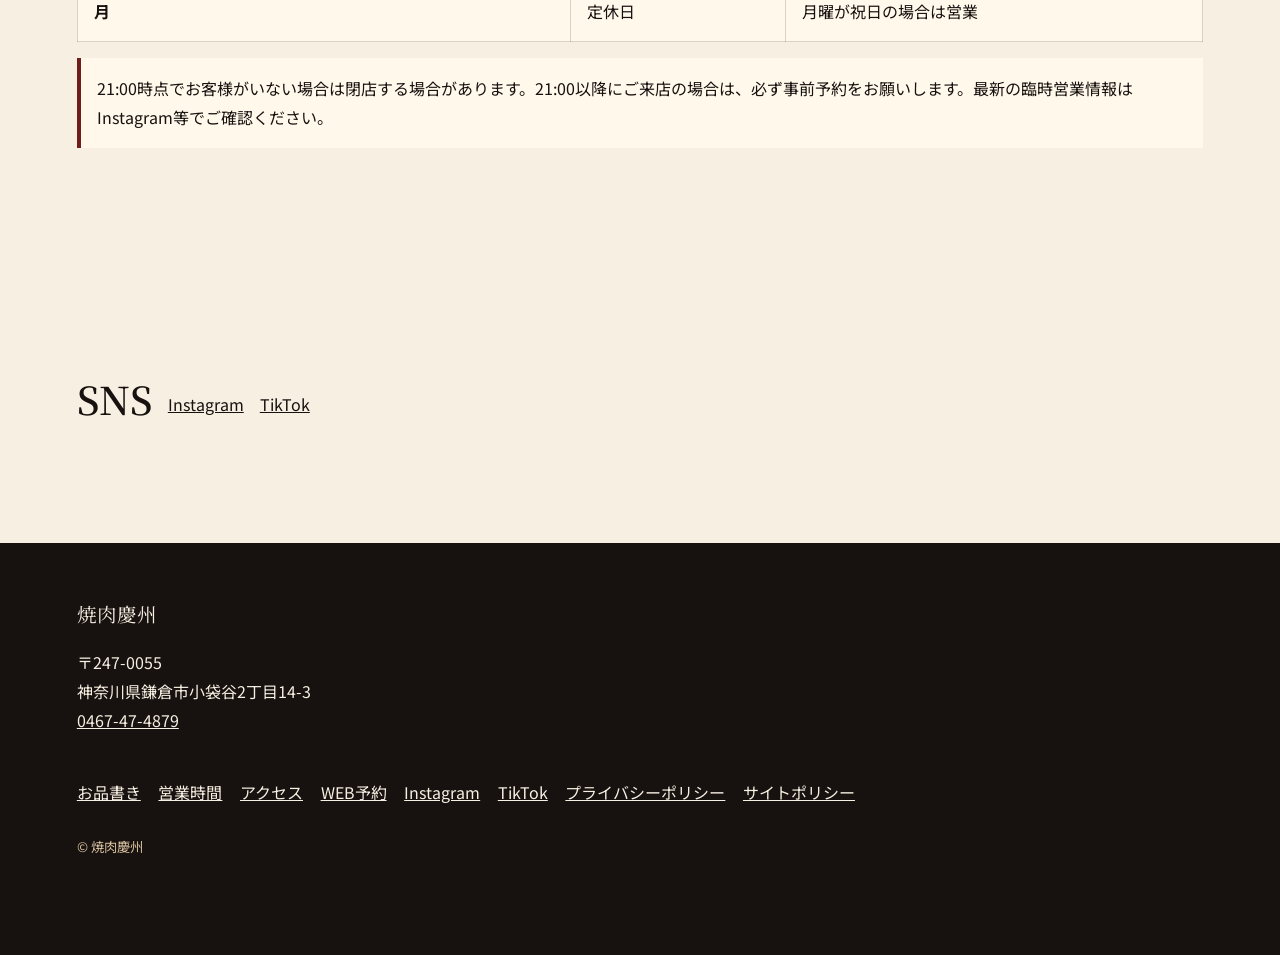
<file: access/index.html>
<!doctype html>
<html lang="ja">
<head>
<meta charset="utf-8">
<meta name="viewport" content="width=device-width, initial-scale=1, viewport-fit=cover">
<title>アクセス・店舗情報｜焼肉慶州</title>
<meta name="description" content="焼肉慶州は神奈川県鎌倉市小袋谷2丁目14-3。大船駅から徒歩約13分、北鎌倉駅から徒歩約17分。">
<link rel="canonical" href="https://nishitasho.github.io/keishu/access/">
<meta property="og:type" content="website">
<meta property="og:title" content="アクセス・店舗情報｜焼肉慶州">
<meta property="og:description" content="焼肉慶州は神奈川県鎌倉市小袋谷2丁目14-3。大船駅から徒歩約13分、北鎌倉駅から徒歩約17分。">
<meta property="og:image" content="../assets/ogp.svg">
<meta name="twitter:card" content="summary_large_image">
<link rel="icon" href="../assets/favicon.svg" type="image/svg+xml">
<link rel="apple-touch-icon" href="../assets/apple-touch-icon.svg">
<link rel="manifest" href="../manifest.webmanifest">
<link rel="preconnect" href="https://fonts.googleapis.com">
<link rel="preconnect" href="https://fonts.gstatic.com" crossorigin>
<link href="https://fonts.googleapis.com/css2?family=Noto+Sans+JP:wght@400;500;700&family=Noto+Serif+JP:wght@500;600;700&display=swap" rel="stylesheet">
<link rel="stylesheet" href="../assets/styles.css">
<script type="application/ld+json">{"@context":"https://schema.org","@type":"BreadcrumbList","itemListElement":[{"@type":"ListItem","position":1,"name":"TOP","item":"https://nishitasho.github.io/keishu/"},{"@type":"ListItem","position":2,"name":"アクセス・店舗情報","item":"https://nishitasho.github.io/keishu/access/"}]}</script><script type="application/ld+json">{"@context":"https://schema.org","@type":"Restaurant","name":"焼肉慶州","address":{"@type":"PostalAddress","postalCode":"247-0055","addressRegion":"神奈川県","addressLocality":"鎌倉市","streetAddress":"小袋谷2丁目14-3"},"telephone":"0467-47-4879","servesCuisine":"焼肉","url":"https://nishitasho.github.io/keishu/","sameAs":["https://www.instagram.com/keishu.ofuna/","https://www.tiktok.com/@yaki29keishu"]}</script>
</head>
<body data-page="access">
<a class="skip-link" href="#main">本文へ移動</a>
<header class="site-header">
  <a class="brand" href="../"><span class="brand-mark">慶</span><span><strong>焼肉慶州</strong><small>大船・小袋谷</small></span></a>
  <nav class="desktop-nav" aria-label="主要ナビゲーション"><a href="../">TOP</a><a href="../about/">慶州について</a><a href="../menu/">お品書き</a><a href="../space/">店内</a><a href="../news/">お知らせ</a><a href="../reservation/">予約</a><a href="../access/" aria-current="page">アクセス</a><a class="nav-reserve" href="https://app.tablerequest.jp/shops/2c1fe4e0843c6ff3?rwg_token=AFd1xnGtr5i5IaG-dhALoyEuZQB2G1sKMqHwu0dbVAIJrFouCgKc_KUlvJDfpgURwGHbo14g0djIZqGF4w6MeLsTkP3F0ENHYA%3D%3D" target="_blank" rel="noopener">WEB予約</a></nav>
  <button class="menu-button" type="button" aria-controls="mobile-menu" aria-expanded="false"><span></span><span></span><span></span><span class="sr-only">メニュー</span></button>
</header>
<div class="mobile-panel" id="mobile-menu" aria-hidden="true">
  <button class="panel-close" type="button">閉じる</button>
  <nav aria-label="スマートフォンナビゲーション"><a href="../">TOP</a><a href="../about/">慶州について</a><a href="../menu/">お品書き</a><a href="../space/">店内</a><a href="../news/">お知らせ</a><a href="../reservation/">予約</a><a href="../access/" aria-current="page">アクセス</a><a href="../privacy/">ポリシー</a></nav>
</div>
<main id="main"><section class="page-header" data-animate><p class="eyebrow">焼肉慶州</p><h1>アクセス・店舗情報</h1><p>大船駅から徒歩約13分、北鎌倉駅から徒歩約17分。</p></section>
<section class="access-detail" data-animate><div><h2>店舗情報</h2><dl><dt>店舗名</dt><dd>焼肉慶州</dd><dt>住所</dt><dd>〒247-0055<br>神奈川県鎌倉市小袋谷2丁目14-3</dd><dt>電話番号</dt><dd><a href="tel:0467474879">0467-47-4879</a></dd><dt>アクセス</dt><dd>JR大船駅から徒歩約13分<br>JR北鎌倉駅から徒歩約17分</dd></dl><div class="cta-row"><a class="button primary" href="https://app.tablerequest.jp/shops/2c1fe4e0843c6ff3?rwg_token=AFd1xnGtr5i5IaG-dhALoyEuZQB2G1sKMqHwu0dbVAIJrFouCgKc_KUlvJDfpgURwGHbo14g0djIZqGF4w6MeLsTkP3F0ENHYA%3D%3D" target="_blank" rel="noopener">WEB予約</a><a class="button ghost" href="tel:0467474879">電話予約</a></div></div><iframe title="焼肉慶州 Google Map" loading="lazy" src="https://www.google.com/maps?q=%E7%A5%9E%E5%A5%88%E5%B7%9D%E7%9C%8C%E9%8E%8C%E5%80%89%E5%B8%82%E5%B0%8F%E8%A2%8B%E8%B0%B72%E4%B8%81%E7%9B%AE14-3&output=embed"></iframe></section>
<section class="hours-section" id="hours" data-animate><h2>営業時間</h2><div class="table-wrap"><table class="hours-table"><thead><tr><th>曜日</th><th>営業時間</th><th>ラストオーダー</th></tr></thead><tbody><tr><th>火・水・木・金・祝前日・祝後日</th><td>17:00-23:00</td><td>料理 22:00 / ドリンク 22:30</td></tr><tr><th>土・祝日</th><td>16:00-23:00</td><td>料理 22:00 / ドリンク 22:30</td></tr><tr><th>日</th><td>16:00-21:30</td><td>料理 21:00 / ドリンク 21:15</td></tr><tr><th>月</th><td>定休日</td><td>月曜が祝日の場合は営業</td></tr></tbody></table></div><p class="notice">21:00時点でお客様がいない場合は閉店する場合があります。21:00以降にご来店の場合は、必ず事前予約をお願いします。最新の臨時営業情報はInstagram等でご確認ください。</p></section>
<section class="sns-links" data-animate><h2>SNS</h2><a href="https://www.instagram.com/keishu.ofuna/" target="_blank" rel="noopener">Instagram</a><a href="https://www.tiktok.com/@yaki29keishu" target="_blank" rel="noopener">TikTok</a></section></main>
<footer class="site-footer">
  <div><a class="footer-brand" href="../">焼肉慶州</a><p>〒247-0055<br>神奈川県鎌倉市小袋谷2丁目14-3<br><a href="tel:0467474879">0467-47-4879</a></p></div>
  <div class="footer-links"><a href="../menu/">お品書き</a><a href="../access/#hours">営業時間</a><a href="../access/">アクセス</a><a href="https://app.tablerequest.jp/shops/2c1fe4e0843c6ff3?rwg_token=AFd1xnGtr5i5IaG-dhALoyEuZQB2G1sKMqHwu0dbVAIJrFouCgKc_KUlvJDfpgURwGHbo14g0djIZqGF4w6MeLsTkP3F0ENHYA%3D%3D" target="_blank" rel="noopener">WEB予約</a><a href="https://www.instagram.com/keishu.ofuna/" target="_blank" rel="noopener">Instagram</a><a href="https://www.tiktok.com/@yaki29keishu" target="_blank" rel="noopener">TikTok</a><a href="../privacy/#privacy">プライバシーポリシー</a><a href="../privacy/#sitepolicy">サイトポリシー</a></div>
  <small class="copy">© 焼肉慶州</small>
</footer>
<div class="mobile-cta" aria-label="予約導線"><a href="tel:0467474879">電話</a><a href="https://app.tablerequest.jp/shops/2c1fe4e0843c6ff3?rwg_token=AFd1xnGtr5i5IaG-dhALoyEuZQB2G1sKMqHwu0dbVAIJrFouCgKc_KUlvJDfpgURwGHbo14g0djIZqGF4w6MeLsTkP3F0ENHYA%3D%3D" target="_blank" rel="noopener">WEB予約</a></div>
<script src="../assets/site.js" defer></script>
</body>
</html>
</file>
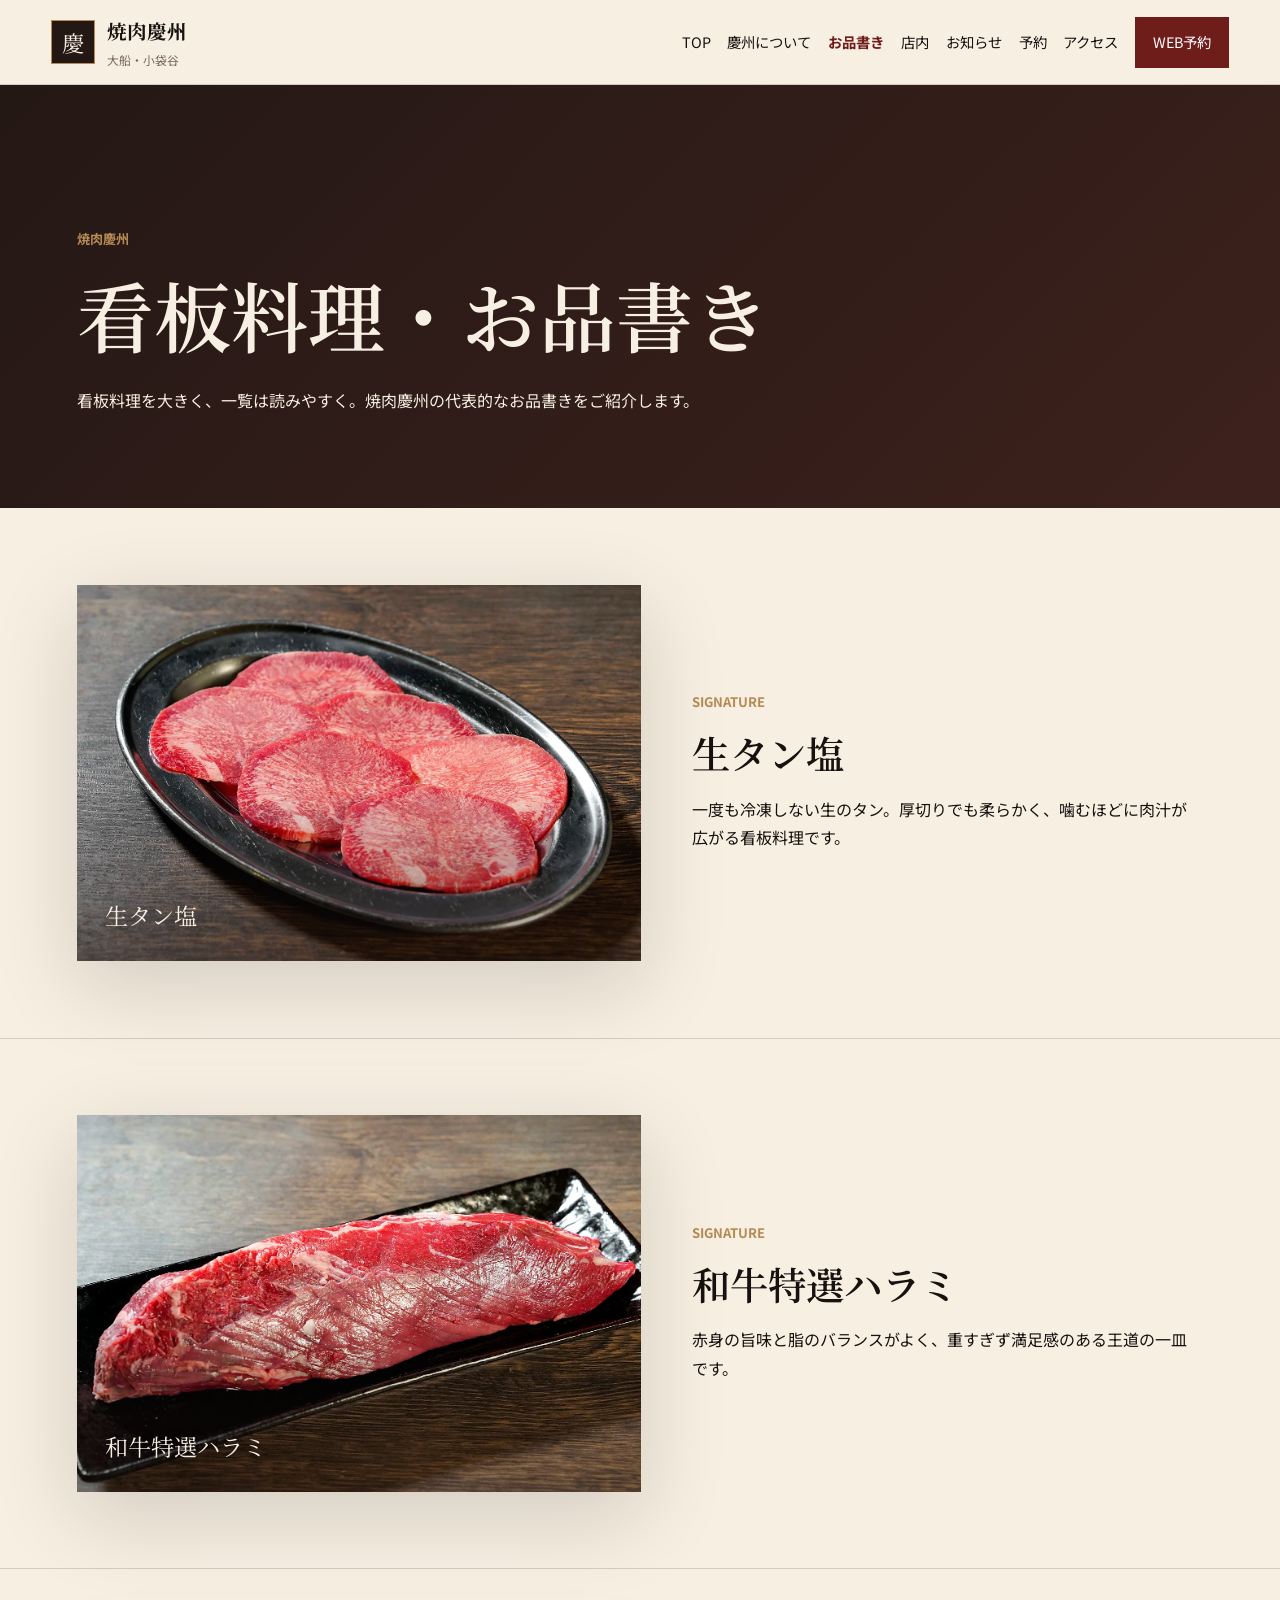
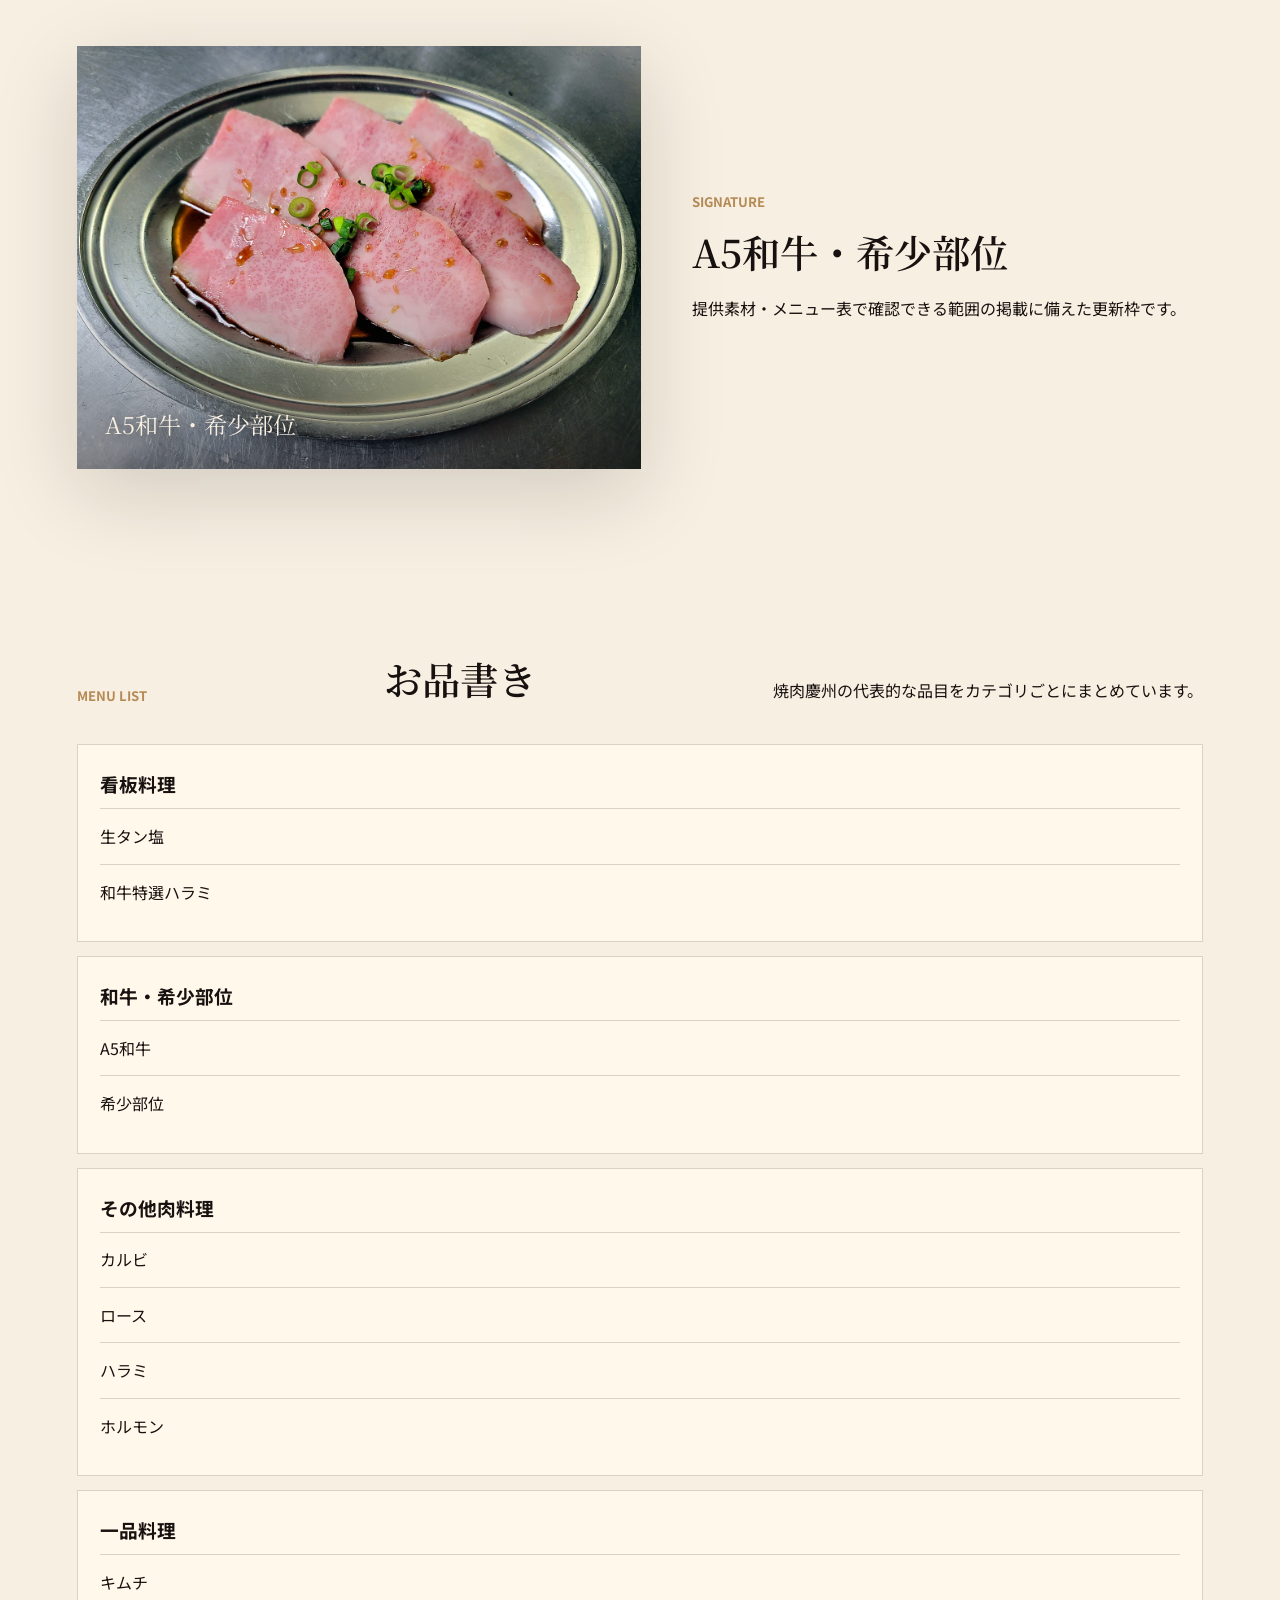
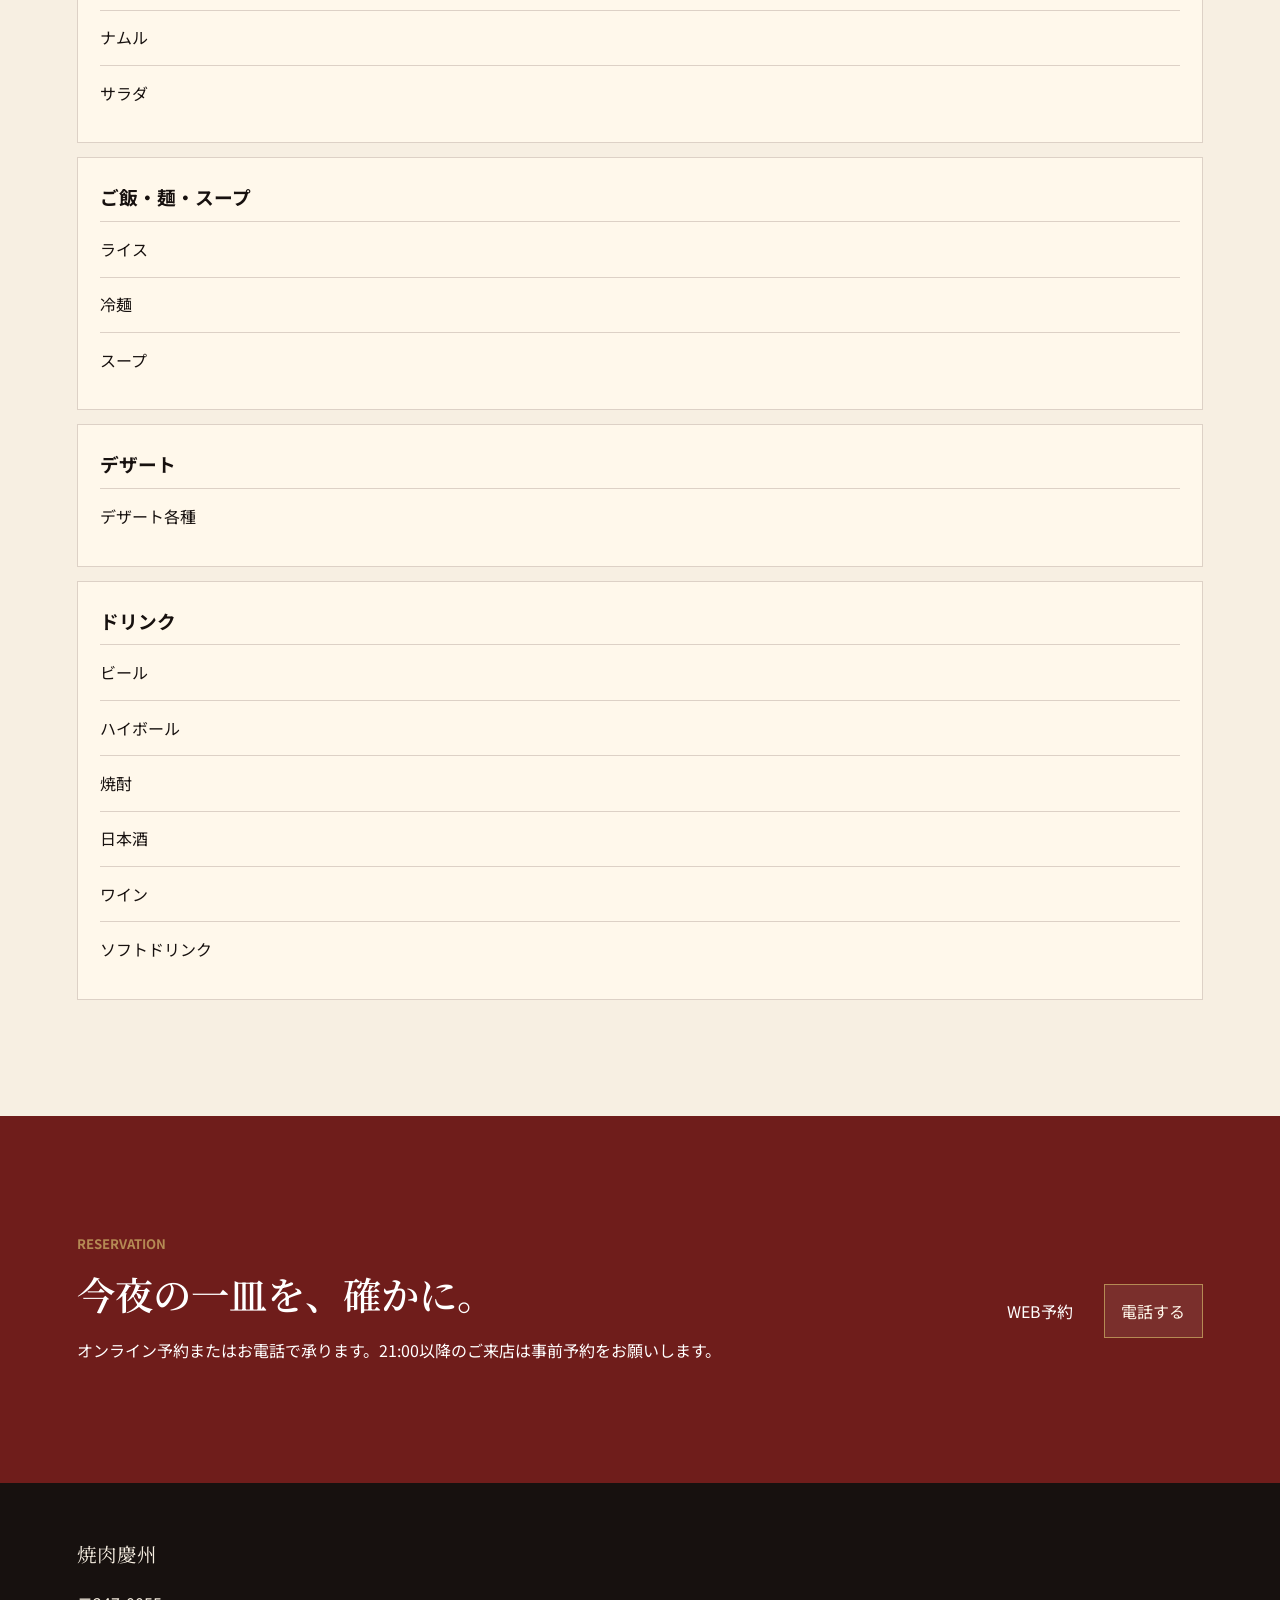
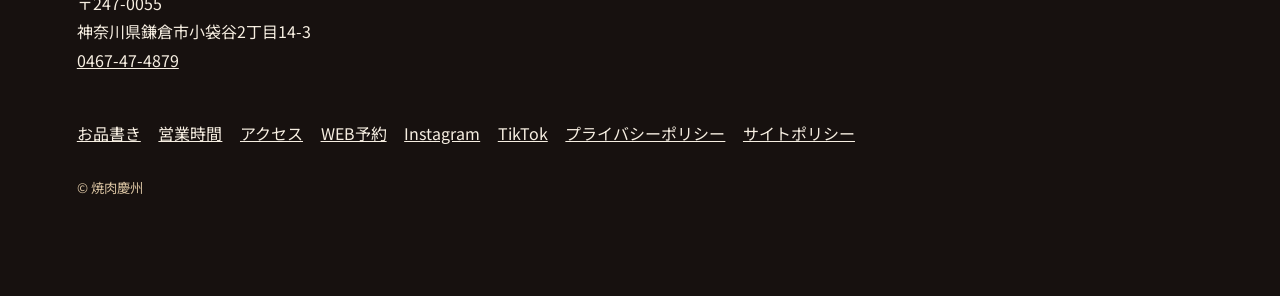
<file: menu/index.html>
<!doctype html>
<html lang="ja">
<head>
<meta charset="utf-8">
<meta name="viewport" content="width=device-width, initial-scale=1, viewport-fit=cover">
<title>看板料理・お品書き｜焼肉慶州</title>
<meta name="description" content="生タン塩、和牛特選ハラミ、A5和牛・希少部位、ドリンクまで。焼肉慶州のお品書き。">
<link rel="canonical" href="https://nishitasho.github.io/keishu/menu/">
<meta property="og:type" content="website">
<meta property="og:title" content="看板料理・お品書き｜焼肉慶州">
<meta property="og:description" content="生タン塩、和牛特選ハラミ、A5和牛・希少部位、ドリンクまで。焼肉慶州のお品書き。">
<meta property="og:image" content="../assets/ogp.svg">
<meta name="twitter:card" content="summary_large_image">
<link rel="icon" href="../assets/favicon.svg" type="image/svg+xml">
<link rel="apple-touch-icon" href="../assets/apple-touch-icon.svg">
<link rel="manifest" href="../manifest.webmanifest">
<link rel="preconnect" href="https://fonts.googleapis.com">
<link rel="preconnect" href="https://fonts.gstatic.com" crossorigin>
<link href="https://fonts.googleapis.com/css2?family=Noto+Sans+JP:wght@400;500;700&family=Noto+Serif+JP:wght@500;600;700&display=swap" rel="stylesheet">
<link rel="stylesheet" href="../assets/styles.css">
<script type="application/ld+json">{"@context":"https://schema.org","@type":"BreadcrumbList","itemListElement":[{"@type":"ListItem","position":1,"name":"TOP","item":"https://nishitasho.github.io/keishu/"},{"@type":"ListItem","position":2,"name":"看板料理・お品書き","item":"https://nishitasho.github.io/keishu/menu/"}]}</script>
</head>
<body data-page="menu">
<a class="skip-link" href="#main">本文へ移動</a>
<header class="site-header">
  <a class="brand" href="../"><span class="brand-mark">慶</span><span><strong>焼肉慶州</strong><small>大船・小袋谷</small></span></a>
  <nav class="desktop-nav" aria-label="主要ナビゲーション"><a href="../">TOP</a><a href="../about/">慶州について</a><a href="../menu/" aria-current="page">お品書き</a><a href="../space/">店内</a><a href="../news/">お知らせ</a><a href="../reservation/">予約</a><a href="../access/">アクセス</a><a class="nav-reserve" href="https://app.tablerequest.jp/shops/2c1fe4e0843c6ff3?rwg_token=AFd1xnGtr5i5IaG-dhALoyEuZQB2G1sKMqHwu0dbVAIJrFouCgKc_KUlvJDfpgURwGHbo14g0djIZqGF4w6MeLsTkP3F0ENHYA%3D%3D" target="_blank" rel="noopener">WEB予約</a></nav>
  <button class="menu-button" type="button" aria-controls="mobile-menu" aria-expanded="false"><span></span><span></span><span></span><span class="sr-only">メニュー</span></button>
</header>
<div class="mobile-panel" id="mobile-menu" aria-hidden="true">
  <button class="panel-close" type="button">閉じる</button>
  <nav aria-label="スマートフォンナビゲーション"><a href="../">TOP</a><a href="../about/">慶州について</a><a href="../menu/" aria-current="page">お品書き</a><a href="../space/">店内</a><a href="../news/">お知らせ</a><a href="../reservation/">予約</a><a href="../access/">アクセス</a><a href="../privacy/">ポリシー</a></nav>
</div>
<main id="main"><section class="page-header" data-animate><p class="eyebrow">焼肉慶州</p><h1>看板料理・お品書き</h1><p>看板料理を大きく、一覧は読みやすく。焼肉慶州の代表的なお品書きをご紹介します。</p></section>
<section class="signature-grid"><article class="signature" data-animate><figure class="photo-slot photo-frame meat1" data-animate><img src="../assets/images/tanshio.webp" width="1400" height="933" loading="lazy" alt="生タン塩"><figcaption>生タン塩</figcaption></figure><div><p class="eyebrow">Signature</p><h2>生タン塩</h2><p>一度も冷凍しない生のタン。厚切りでも柔らかく、噛むほどに肉汁が広がる看板料理です。</p></div></article><article class="signature" data-animate><figure class="photo-slot photo-frame meat2" data-animate><img src="../assets/images/harami-ippon.webp" width="1400" height="933" loading="lazy" alt="和牛特選ハラミ"><figcaption>和牛特選ハラミ</figcaption></figure><div><p class="eyebrow">Signature</p><h2>和牛特選ハラミ</h2><p>赤身の旨味と脂のバランスがよく、重すぎず満足感のある王道の一皿です。</p></div></article><article class="signature" data-animate><figure class="photo-slot photo-frame meat1" data-animate><img src="../assets/images/wagyu-karubi.webp" width="1400" height="1050" loading="lazy" alt="A5和牛・希少部位"><figcaption>A5和牛・希少部位</figcaption></figure><div><p class="eyebrow">Signature</p><h2>A5和牛・希少部位</h2><p>提供素材・メニュー表で確認できる範囲の掲載に備えた更新枠です。</p></div></article></section>
<section class="menu-list" data-animate><div class="section-title"><p class="eyebrow">Menu List</p><h2>お品書き</h2><p>焼肉慶州の代表的な品目をカテゴリごとにまとめています。</p></div><section class="menu-category"><h3>看板料理</h3><ul><li><span>生タン塩</span></li><li><span>和牛特選ハラミ</span></li></ul></section><section class="menu-category"><h3>和牛・希少部位</h3><ul><li><span>A5和牛</span></li><li><span>希少部位</span></li></ul></section><section class="menu-category"><h3>その他肉料理</h3><ul><li><span>カルビ</span></li><li><span>ロース</span></li><li><span>ハラミ</span></li><li><span>ホルモン</span></li></ul></section><section class="menu-category"><h3>一品料理</h3><ul><li><span>キムチ</span></li><li><span>ナムル</span></li><li><span>サラダ</span></li></ul></section><section class="menu-category"><h3>ご飯・麺・スープ</h3><ul><li><span>ライス</span></li><li><span>冷麺</span></li><li><span>スープ</span></li></ul></section><section class="menu-category"><h3>デザート</h3><ul><li><span>デザート各種</span></li></ul></section><section class="menu-category"><h3>ドリンク</h3><ul><li><span>ビール</span></li><li><span>ハイボール</span></li><li><span>焼酎</span></li><li><span>日本酒</span></li><li><span>ワイン</span></li><li><span>ソフトドリンク</span></li></ul></section></section><section class="reservation-band" data-animate><div><p class="eyebrow">Reservation</p><h2>今夜の一皿を、確かに。</h2><p>オンライン予約またはお電話で承ります。21:00以降のご来店は事前予約をお願いします。</p></div><div class="cta-row"><a class="button primary" href="https://app.tablerequest.jp/shops/2c1fe4e0843c6ff3?rwg_token=AFd1xnGtr5i5IaG-dhALoyEuZQB2G1sKMqHwu0dbVAIJrFouCgKc_KUlvJDfpgURwGHbo14g0djIZqGF4w6MeLsTkP3F0ENHYA%3D%3D" target="_blank" rel="noopener">WEB予約</a><a class="button ghost" href="tel:0467474879">電話する</a></div></section></main>
<footer class="site-footer">
  <div><a class="footer-brand" href="../">焼肉慶州</a><p>〒247-0055<br>神奈川県鎌倉市小袋谷2丁目14-3<br><a href="tel:0467474879">0467-47-4879</a></p></div>
  <div class="footer-links"><a href="../menu/">お品書き</a><a href="../access/#hours">営業時間</a><a href="../access/">アクセス</a><a href="https://app.tablerequest.jp/shops/2c1fe4e0843c6ff3?rwg_token=AFd1xnGtr5i5IaG-dhALoyEuZQB2G1sKMqHwu0dbVAIJrFouCgKc_KUlvJDfpgURwGHbo14g0djIZqGF4w6MeLsTkP3F0ENHYA%3D%3D" target="_blank" rel="noopener">WEB予約</a><a href="https://www.instagram.com/keishu.ofuna/" target="_blank" rel="noopener">Instagram</a><a href="https://www.tiktok.com/@yaki29keishu" target="_blank" rel="noopener">TikTok</a><a href="../privacy/#privacy">プライバシーポリシー</a><a href="../privacy/#sitepolicy">サイトポリシー</a></div>
  <small class="copy">© 焼肉慶州</small>
</footer>
<div class="mobile-cta" aria-label="予約導線"><a href="tel:0467474879">電話</a><a href="https://app.tablerequest.jp/shops/2c1fe4e0843c6ff3?rwg_token=AFd1xnGtr5i5IaG-dhALoyEuZQB2G1sKMqHwu0dbVAIJrFouCgKc_KUlvJDfpgURwGHbo14g0djIZqGF4w6MeLsTkP3F0ENHYA%3D%3D" target="_blank" rel="noopener">WEB予約</a></div>
<script src="../assets/site.js" defer></script>
</body>
</html>
</file>
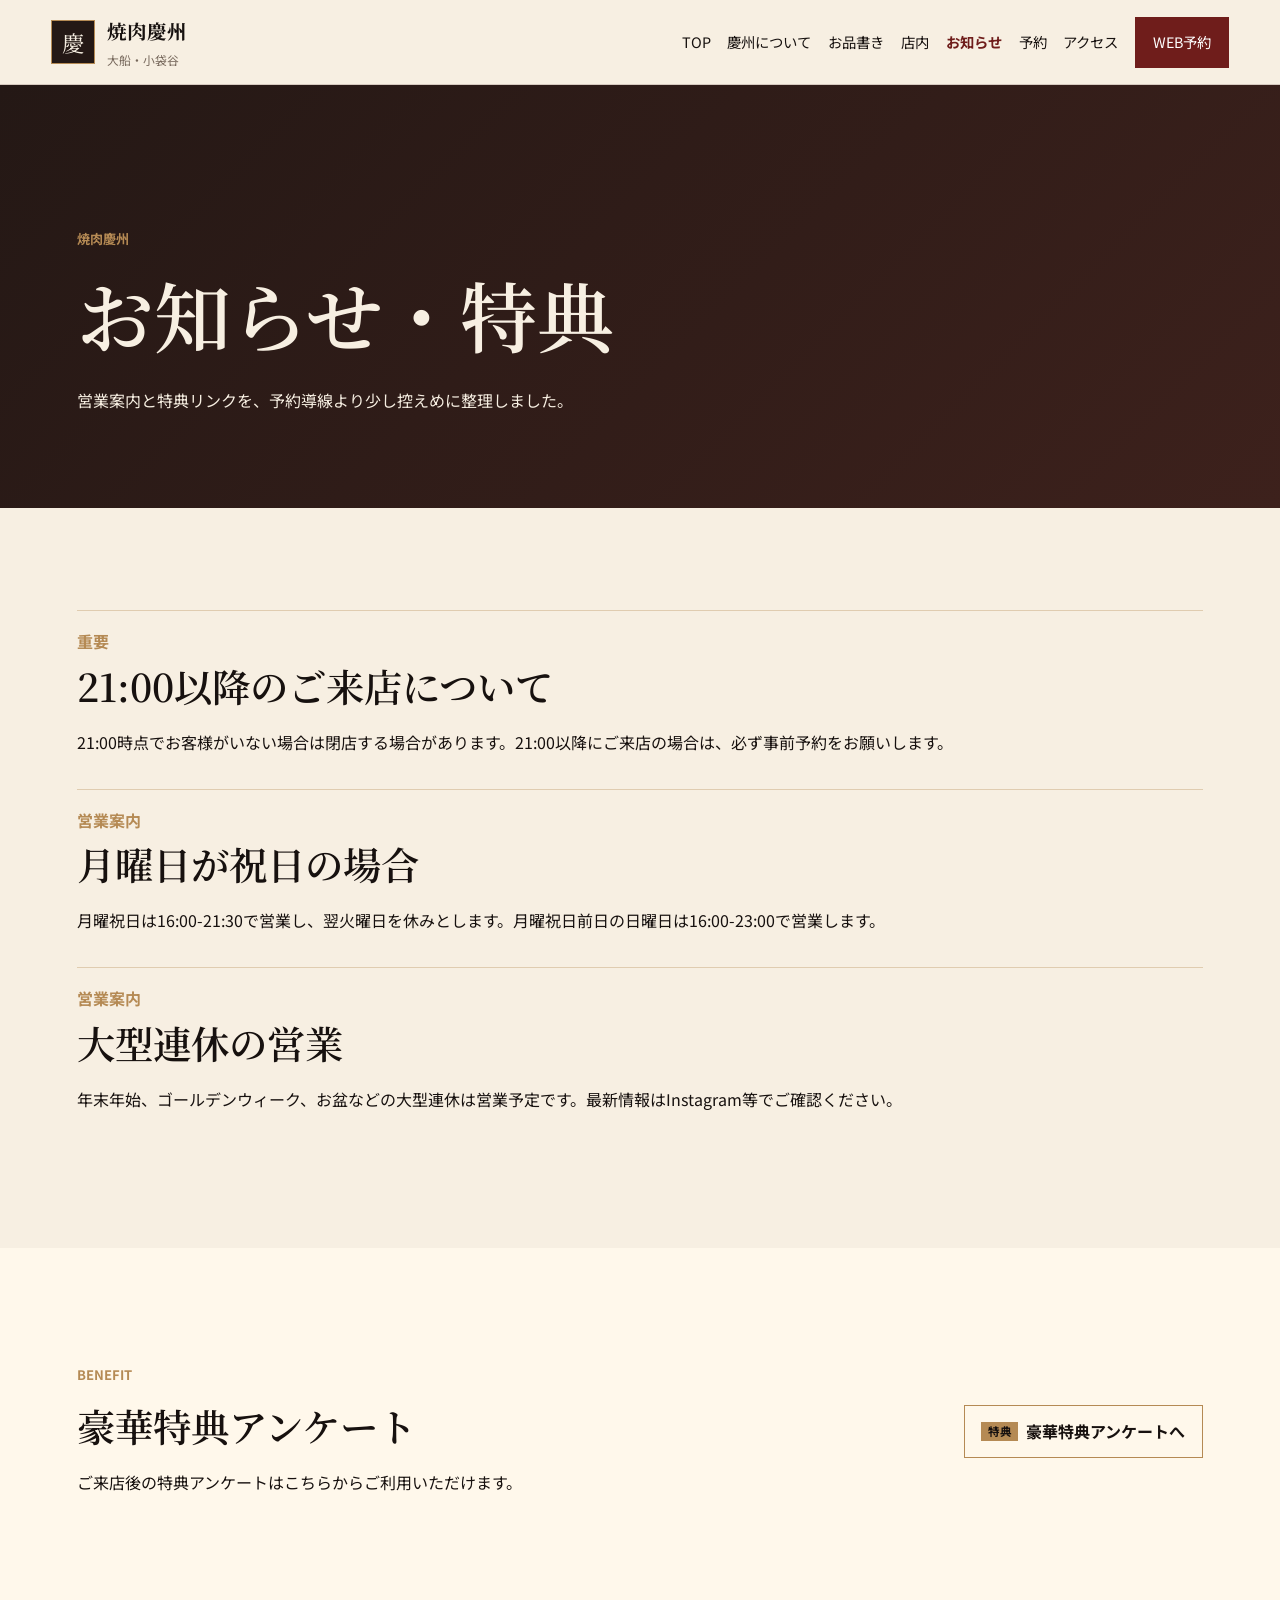
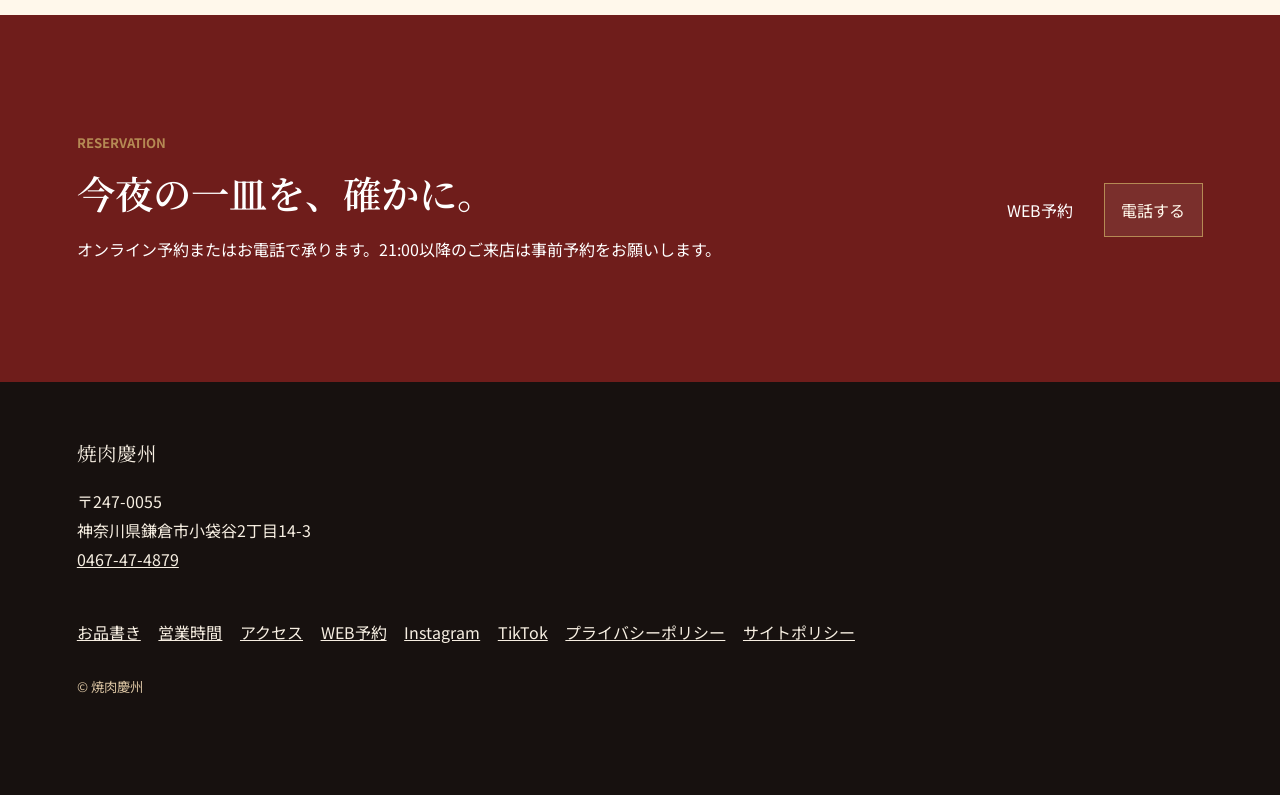
<file: news/index.html>
<!doctype html>
<html lang="ja">
<head>
<meta charset="utf-8">
<meta name="viewport" content="width=device-width, initial-scale=1, viewport-fit=cover">
<title>お知らせ・特典｜焼肉慶州</title>
<meta name="description" content="21:00以降の来店予約、祝日営業、大型連休案内、豪華特典アンケートへのリンク。">
<link rel="canonical" href="https://nishitasho.github.io/keishu/news/">
<meta property="og:type" content="website">
<meta property="og:title" content="お知らせ・特典｜焼肉慶州">
<meta property="og:description" content="21:00以降の来店予約、祝日営業、大型連休案内、豪華特典アンケートへのリンク。">
<meta property="og:image" content="../assets/ogp.svg">
<meta name="twitter:card" content="summary_large_image">
<link rel="icon" href="../assets/favicon.svg" type="image/svg+xml">
<link rel="apple-touch-icon" href="../assets/apple-touch-icon.svg">
<link rel="manifest" href="../manifest.webmanifest">
<link rel="preconnect" href="https://fonts.googleapis.com">
<link rel="preconnect" href="https://fonts.gstatic.com" crossorigin>
<link href="https://fonts.googleapis.com/css2?family=Noto+Sans+JP:wght@400;500;700&family=Noto+Serif+JP:wght@500;600;700&display=swap" rel="stylesheet">
<link rel="stylesheet" href="../assets/styles.css">
<script type="application/ld+json">{"@context":"https://schema.org","@type":"BreadcrumbList","itemListElement":[{"@type":"ListItem","position":1,"name":"TOP","item":"https://nishitasho.github.io/keishu/"},{"@type":"ListItem","position":2,"name":"お知らせ・特典","item":"https://nishitasho.github.io/keishu/news/"}]}</script>
</head>
<body data-page="news">
<a class="skip-link" href="#main">本文へ移動</a>
<header class="site-header">
  <a class="brand" href="../"><span class="brand-mark">慶</span><span><strong>焼肉慶州</strong><small>大船・小袋谷</small></span></a>
  <nav class="desktop-nav" aria-label="主要ナビゲーション"><a href="../">TOP</a><a href="../about/">慶州について</a><a href="../menu/">お品書き</a><a href="../space/">店内</a><a href="../news/" aria-current="page">お知らせ</a><a href="../reservation/">予約</a><a href="../access/">アクセス</a><a class="nav-reserve" href="https://app.tablerequest.jp/shops/2c1fe4e0843c6ff3?rwg_token=AFd1xnGtr5i5IaG-dhALoyEuZQB2G1sKMqHwu0dbVAIJrFouCgKc_KUlvJDfpgURwGHbo14g0djIZqGF4w6MeLsTkP3F0ENHYA%3D%3D" target="_blank" rel="noopener">WEB予約</a></nav>
  <button class="menu-button" type="button" aria-controls="mobile-menu" aria-expanded="false"><span></span><span></span><span></span><span class="sr-only">メニュー</span></button>
</header>
<div class="mobile-panel" id="mobile-menu" aria-hidden="true">
  <button class="panel-close" type="button">閉じる</button>
  <nav aria-label="スマートフォンナビゲーション"><a href="../">TOP</a><a href="../about/">慶州について</a><a href="../menu/">お品書き</a><a href="../space/">店内</a><a href="../news/" aria-current="page">お知らせ</a><a href="../reservation/">予約</a><a href="../access/">アクセス</a><a href="../privacy/">ポリシー</a></nav>
</div>
<main id="main"><section class="page-header" data-animate><p class="eyebrow">焼肉慶州</p><h1>お知らせ・特典</h1><p>営業案内と特典リンクを、予約導線より少し控えめに整理しました。</p></section>
<section class="news-list" data-animate><article><span>重要</span><h2>21:00以降のご来店について</h2><p>21:00時点でお客様がいない場合は閉店する場合があります。21:00以降にご来店の場合は、必ず事前予約をお願いします。</p></article><article><span>営業案内</span><h2>月曜日が祝日の場合</h2><p>月曜祝日は16:00-21:30で営業し、翌火曜日を休みとします。月曜祝日前日の日曜日は16:00-23:00で営業します。</p></article><article><span>営業案内</span><h2>大型連休の営業</h2><p>年末年始、ゴールデンウィーク、お盆などの大型連休は営業予定です。最新情報はInstagram等でご確認ください。</p></article></section>
<section class="benefit" data-animate><div><p class="eyebrow">Benefit</p><h2>豪華特典アンケート</h2><p>ご来店後の特典アンケートはこちらからご利用いただけます。</p></div><a class="button survey-button" href="https://www.kuchikomi-first.com/survey/01457e76-ad80-47a3-ad61-de7daa0e93a4" target="_blank" rel="noopener">豪華特典アンケートへ</a></section><section class="reservation-band" data-animate><div><p class="eyebrow">Reservation</p><h2>今夜の一皿を、確かに。</h2><p>オンライン予約またはお電話で承ります。21:00以降のご来店は事前予約をお願いします。</p></div><div class="cta-row"><a class="button primary" href="https://app.tablerequest.jp/shops/2c1fe4e0843c6ff3?rwg_token=AFd1xnGtr5i5IaG-dhALoyEuZQB2G1sKMqHwu0dbVAIJrFouCgKc_KUlvJDfpgURwGHbo14g0djIZqGF4w6MeLsTkP3F0ENHYA%3D%3D" target="_blank" rel="noopener">WEB予約</a><a class="button ghost" href="tel:0467474879">電話する</a></div></section></main>
<footer class="site-footer">
  <div><a class="footer-brand" href="../">焼肉慶州</a><p>〒247-0055<br>神奈川県鎌倉市小袋谷2丁目14-3<br><a href="tel:0467474879">0467-47-4879</a></p></div>
  <div class="footer-links"><a href="../menu/">お品書き</a><a href="../access/#hours">営業時間</a><a href="../access/">アクセス</a><a href="https://app.tablerequest.jp/shops/2c1fe4e0843c6ff3?rwg_token=AFd1xnGtr5i5IaG-dhALoyEuZQB2G1sKMqHwu0dbVAIJrFouCgKc_KUlvJDfpgURwGHbo14g0djIZqGF4w6MeLsTkP3F0ENHYA%3D%3D" target="_blank" rel="noopener">WEB予約</a><a href="https://www.instagram.com/keishu.ofuna/" target="_blank" rel="noopener">Instagram</a><a href="https://www.tiktok.com/@yaki29keishu" target="_blank" rel="noopener">TikTok</a><a href="../privacy/#privacy">プライバシーポリシー</a><a href="../privacy/#sitepolicy">サイトポリシー</a></div>
  <small class="copy">© 焼肉慶州</small>
</footer>
<div class="mobile-cta" aria-label="予約導線"><a href="tel:0467474879">電話</a><a href="https://app.tablerequest.jp/shops/2c1fe4e0843c6ff3?rwg_token=AFd1xnGtr5i5IaG-dhALoyEuZQB2G1sKMqHwu0dbVAIJrFouCgKc_KUlvJDfpgURwGHbo14g0djIZqGF4w6MeLsTkP3F0ENHYA%3D%3D" target="_blank" rel="noopener">WEB予約</a></div>
<script src="../assets/site.js" defer></script>
</body>
</html>
</file>
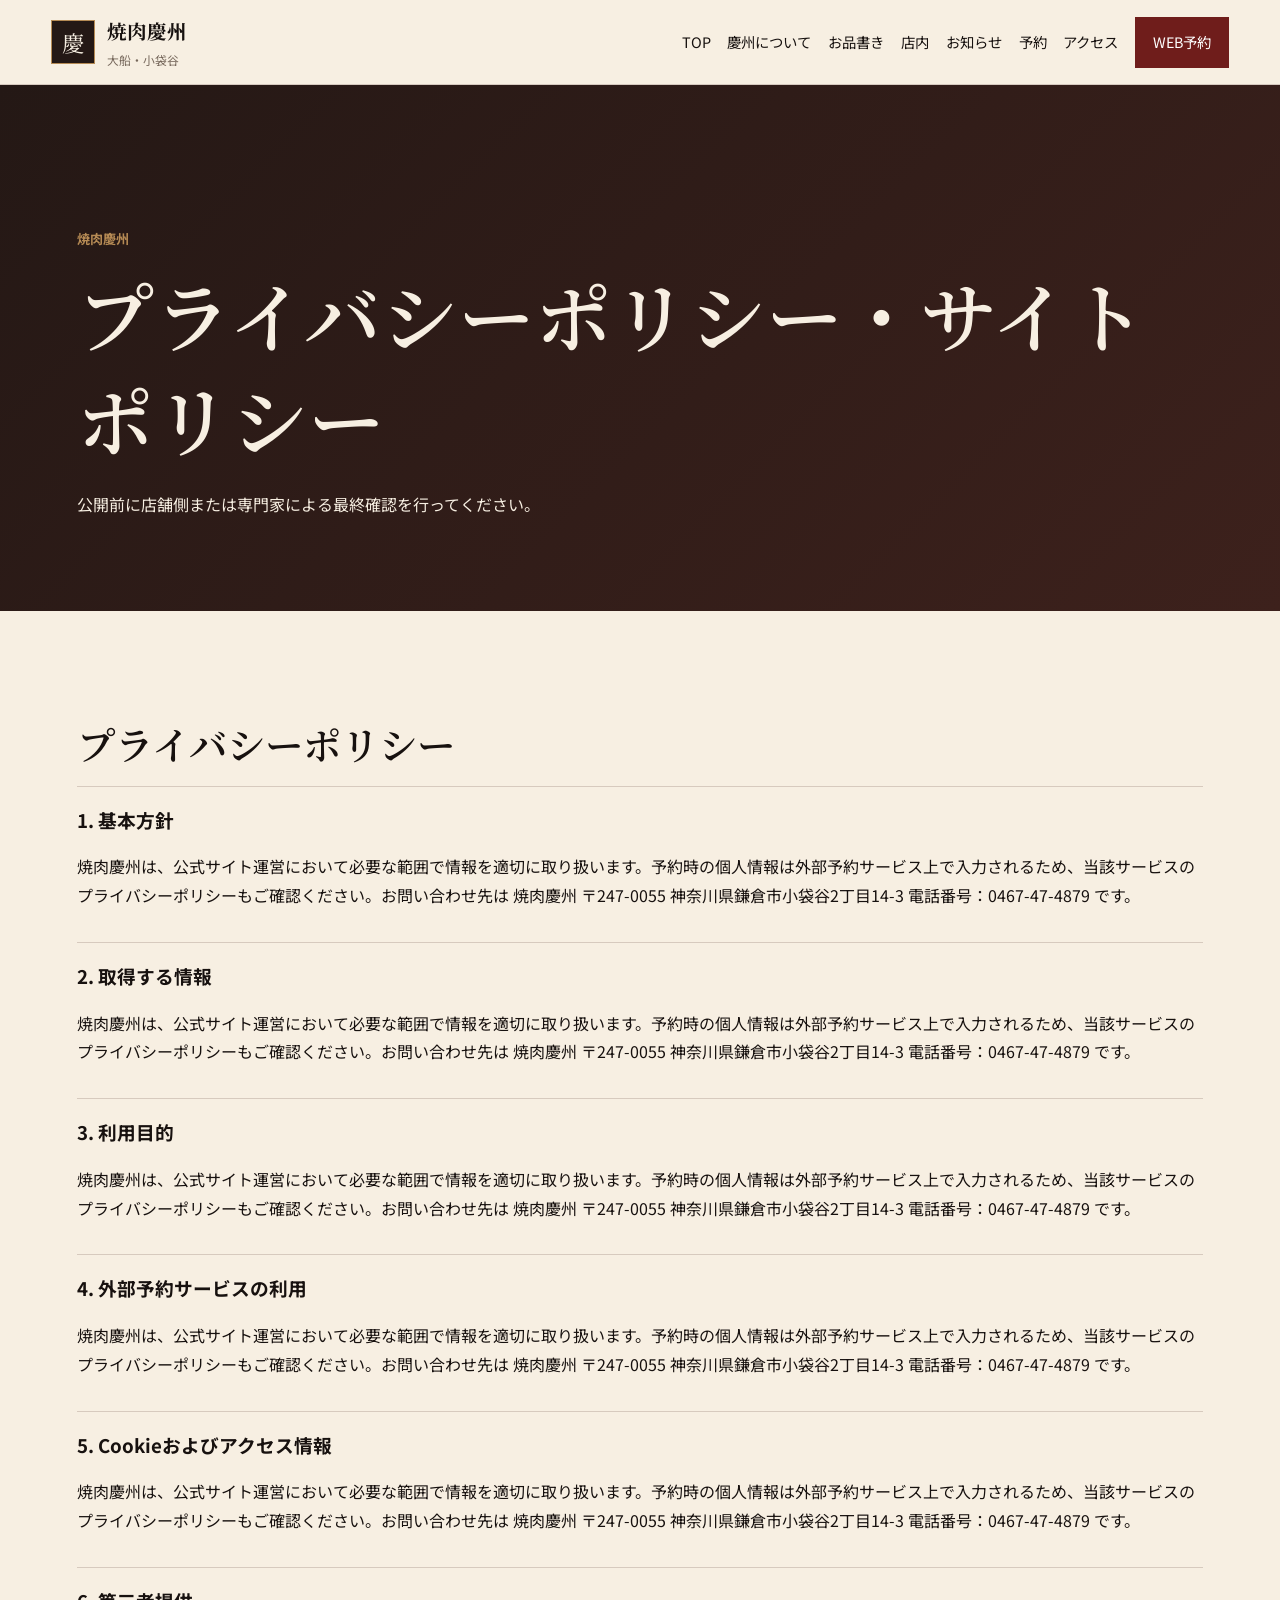
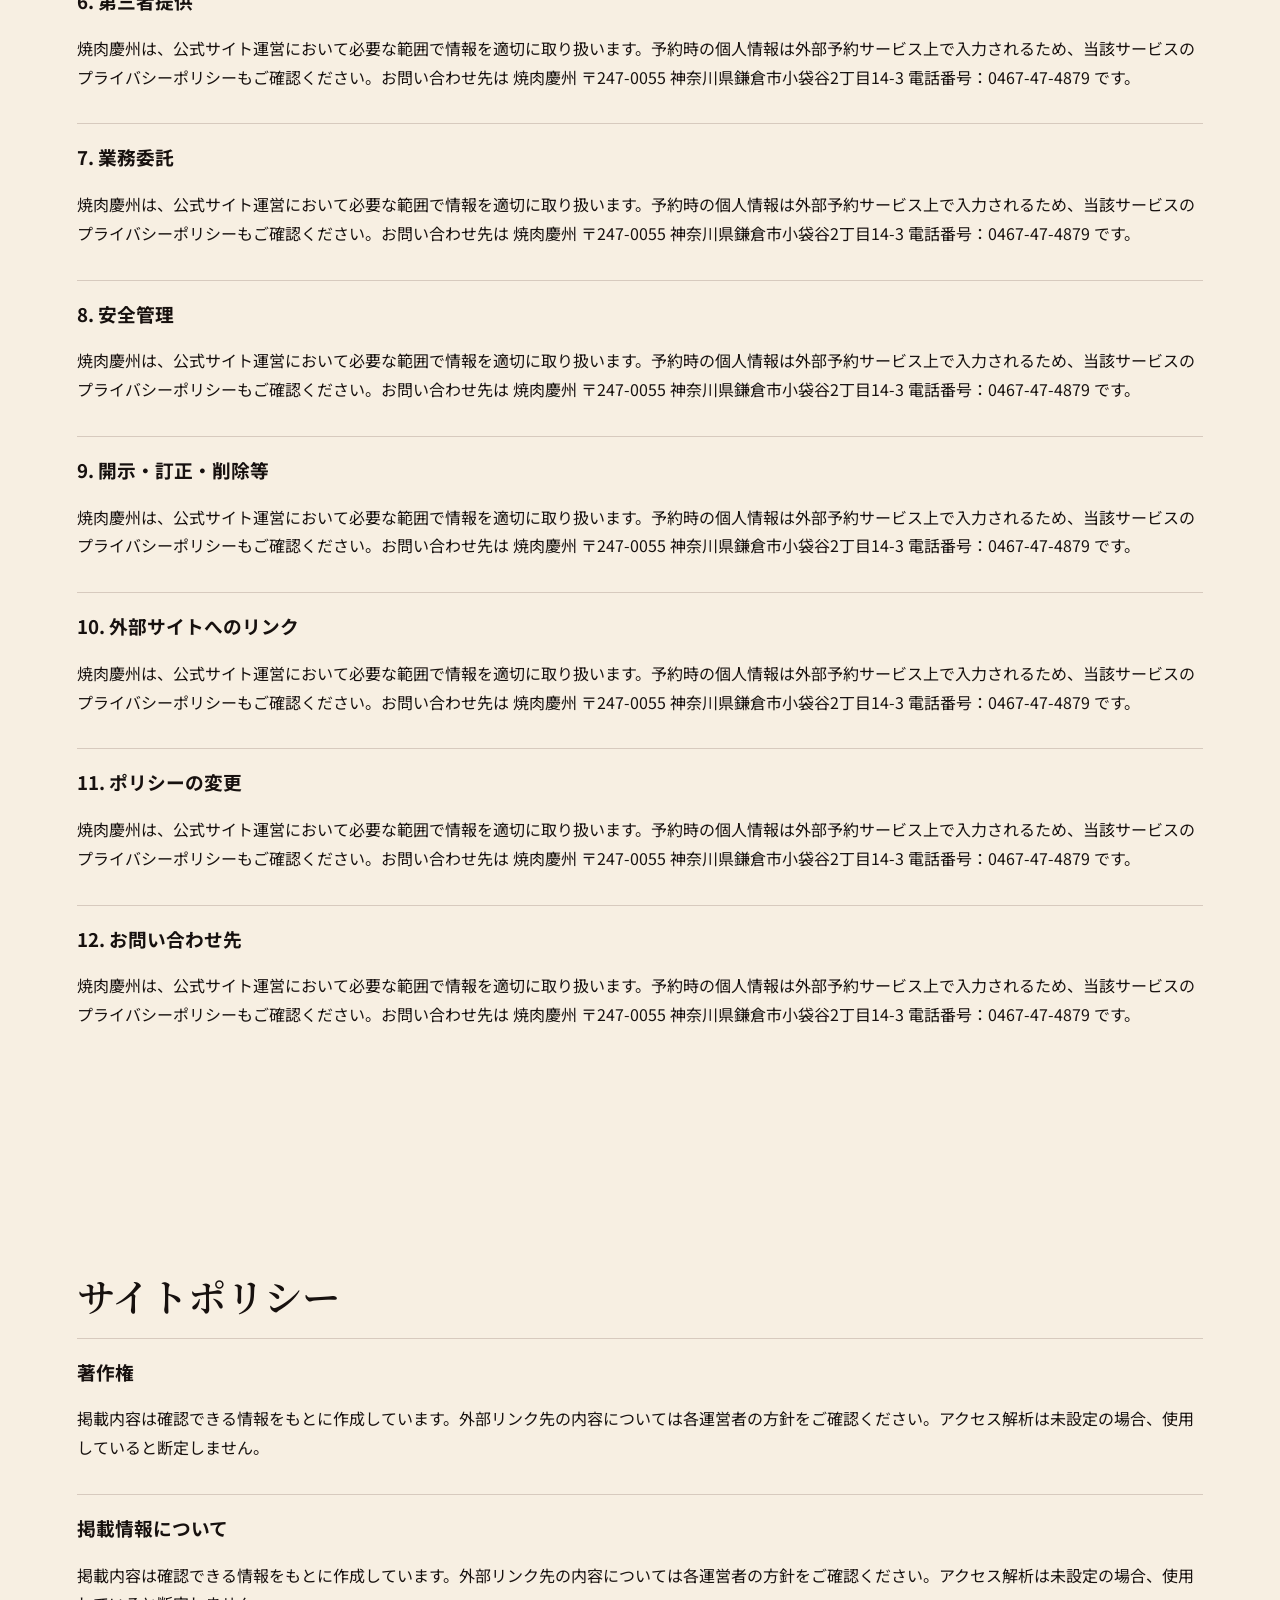
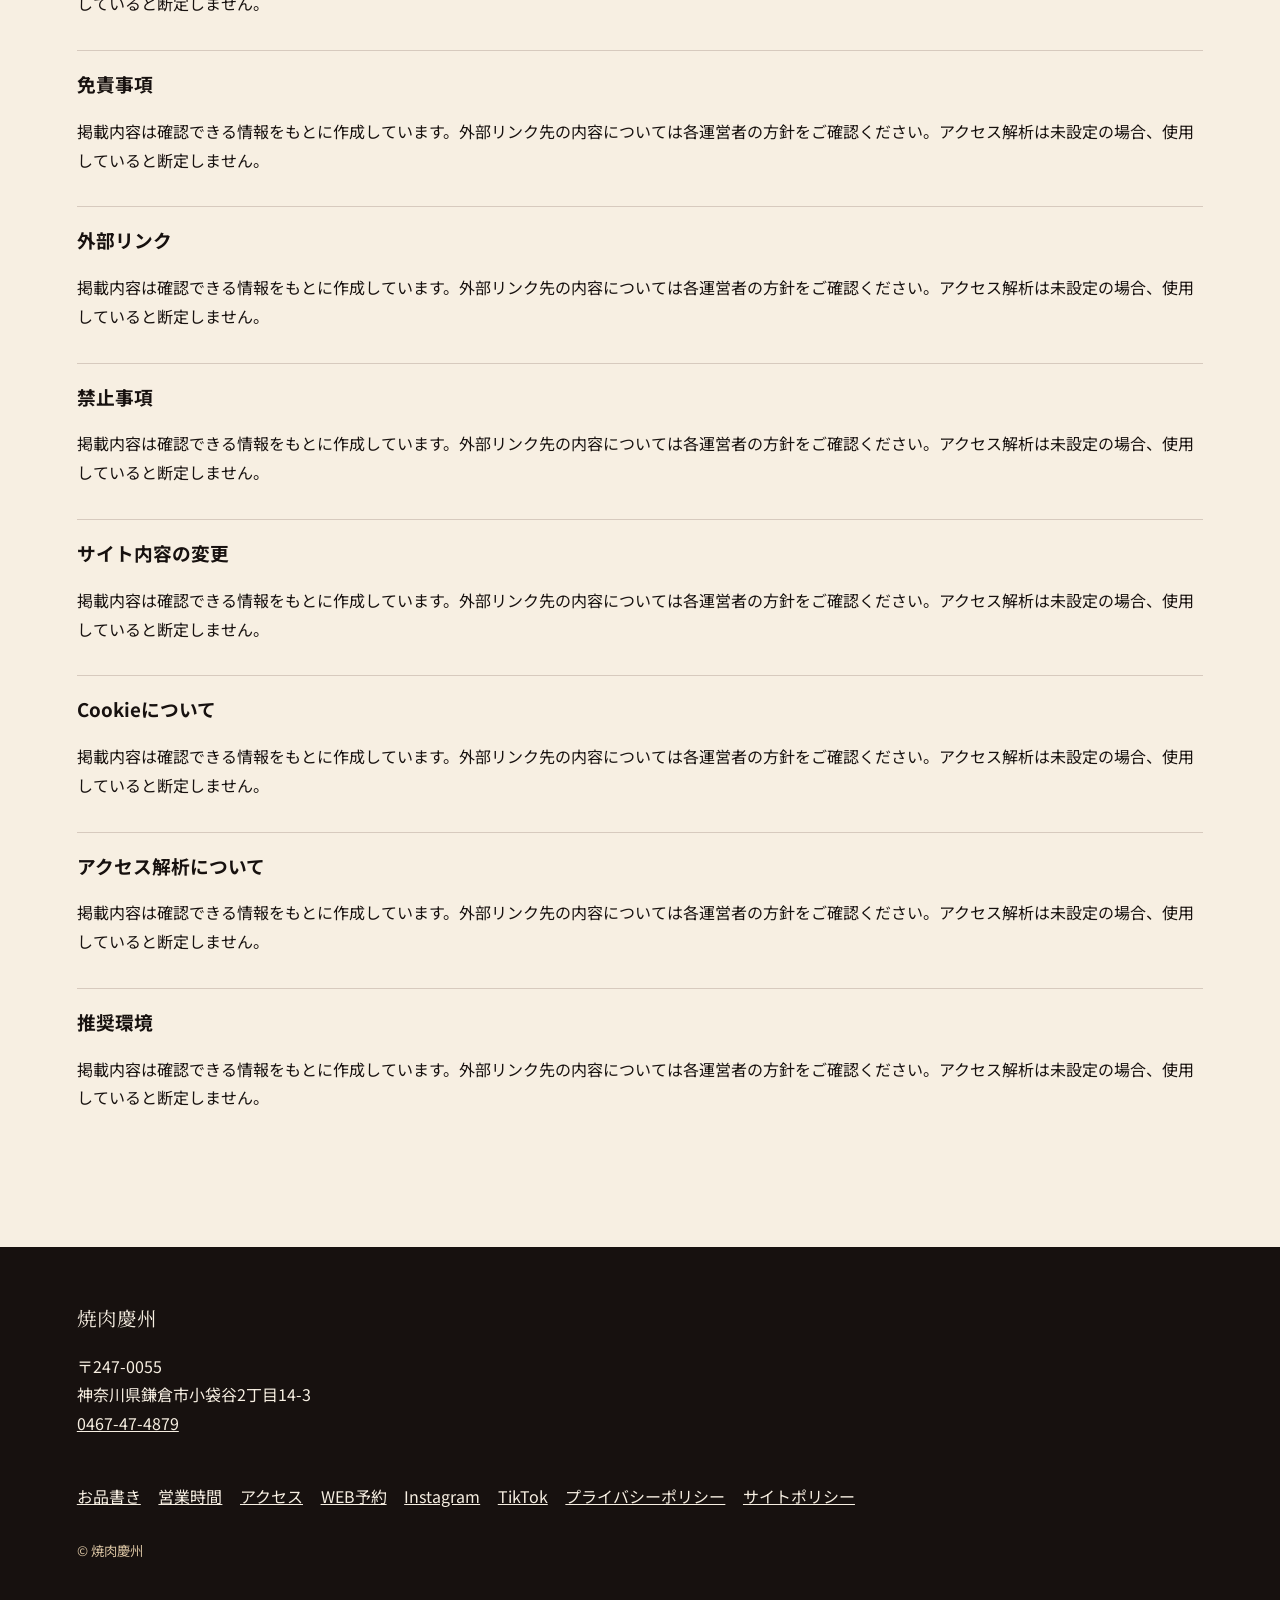
<file: privacy/index.html>
<!doctype html>
<html lang="ja">
<head>
<meta charset="utf-8">
<meta name="viewport" content="width=device-width, initial-scale=1, viewport-fit=cover">
<title>プライバシーポリシー・サイトポリシー｜焼肉慶州</title>
<meta name="description" content="焼肉慶州公式サイトのプライバシーポリシーとサイトポリシー。">
<link rel="canonical" href="https://nishitasho.github.io/keishu/privacy/">
<meta property="og:type" content="website">
<meta property="og:title" content="プライバシーポリシー・サイトポリシー｜焼肉慶州">
<meta property="og:description" content="焼肉慶州公式サイトのプライバシーポリシーとサイトポリシー。">
<meta property="og:image" content="../assets/ogp.svg">
<meta name="twitter:card" content="summary_large_image">
<link rel="icon" href="../assets/favicon.svg" type="image/svg+xml">
<link rel="apple-touch-icon" href="../assets/apple-touch-icon.svg">
<link rel="manifest" href="../manifest.webmanifest">
<link rel="preconnect" href="https://fonts.googleapis.com">
<link rel="preconnect" href="https://fonts.gstatic.com" crossorigin>
<link href="https://fonts.googleapis.com/css2?family=Noto+Sans+JP:wght@400;500;700&family=Noto+Serif+JP:wght@500;600;700&display=swap" rel="stylesheet">
<link rel="stylesheet" href="../assets/styles.css">
<script type="application/ld+json">{"@context":"https://schema.org","@type":"BreadcrumbList","itemListElement":[{"@type":"ListItem","position":1,"name":"TOP","item":"https://nishitasho.github.io/keishu/"},{"@type":"ListItem","position":2,"name":"プライバシーポリシー・サイトポリシー","item":"https://nishitasho.github.io/keishu/privacy/"}]}</script>
</head>
<body data-page="privacy">
<a class="skip-link" href="#main">本文へ移動</a>
<header class="site-header">
  <a class="brand" href="../"><span class="brand-mark">慶</span><span><strong>焼肉慶州</strong><small>大船・小袋谷</small></span></a>
  <nav class="desktop-nav" aria-label="主要ナビゲーション"><a href="../">TOP</a><a href="../about/">慶州について</a><a href="../menu/">お品書き</a><a href="../space/">店内</a><a href="../news/">お知らせ</a><a href="../reservation/">予約</a><a href="../access/">アクセス</a><a class="nav-reserve" href="https://app.tablerequest.jp/shops/2c1fe4e0843c6ff3?rwg_token=AFd1xnGtr5i5IaG-dhALoyEuZQB2G1sKMqHwu0dbVAIJrFouCgKc_KUlvJDfpgURwGHbo14g0djIZqGF4w6MeLsTkP3F0ENHYA%3D%3D" target="_blank" rel="noopener">WEB予約</a></nav>
  <button class="menu-button" type="button" aria-controls="mobile-menu" aria-expanded="false"><span></span><span></span><span></span><span class="sr-only">メニュー</span></button>
</header>
<div class="mobile-panel" id="mobile-menu" aria-hidden="true">
  <button class="panel-close" type="button">閉じる</button>
  <nav aria-label="スマートフォンナビゲーション"><a href="../">TOP</a><a href="../about/">慶州について</a><a href="../menu/">お品書き</a><a href="../space/">店内</a><a href="../news/">お知らせ</a><a href="../reservation/">予約</a><a href="../access/">アクセス</a><a href="../privacy/">ポリシー</a></nav>
</div>
<main id="main"><section class="page-header" data-animate><p class="eyebrow">焼肉慶州</p><h1>プライバシーポリシー・サイトポリシー</h1><p>公開前に店舗側または専門家による最終確認を行ってください。</p></section>
<section class="policy" id="privacy" data-animate><h2>プライバシーポリシー</h2><article><h3>1. 基本方針</h3><p>焼肉慶州は、公式サイト運営において必要な範囲で情報を適切に取り扱います。予約時の個人情報は外部予約サービス上で入力されるため、当該サービスのプライバシーポリシーもご確認ください。お問い合わせ先は 焼肉慶州 〒247-0055 神奈川県鎌倉市小袋谷2丁目14-3 電話番号：0467-47-4879 です。</p></article><article><h3>2. 取得する情報</h3><p>焼肉慶州は、公式サイト運営において必要な範囲で情報を適切に取り扱います。予約時の個人情報は外部予約サービス上で入力されるため、当該サービスのプライバシーポリシーもご確認ください。お問い合わせ先は 焼肉慶州 〒247-0055 神奈川県鎌倉市小袋谷2丁目14-3 電話番号：0467-47-4879 です。</p></article><article><h3>3. 利用目的</h3><p>焼肉慶州は、公式サイト運営において必要な範囲で情報を適切に取り扱います。予約時の個人情報は外部予約サービス上で入力されるため、当該サービスのプライバシーポリシーもご確認ください。お問い合わせ先は 焼肉慶州 〒247-0055 神奈川県鎌倉市小袋谷2丁目14-3 電話番号：0467-47-4879 です。</p></article><article><h3>4. 外部予約サービスの利用</h3><p>焼肉慶州は、公式サイト運営において必要な範囲で情報を適切に取り扱います。予約時の個人情報は外部予約サービス上で入力されるため、当該サービスのプライバシーポリシーもご確認ください。お問い合わせ先は 焼肉慶州 〒247-0055 神奈川県鎌倉市小袋谷2丁目14-3 電話番号：0467-47-4879 です。</p></article><article><h3>5. Cookieおよびアクセス情報</h3><p>焼肉慶州は、公式サイト運営において必要な範囲で情報を適切に取り扱います。予約時の個人情報は外部予約サービス上で入力されるため、当該サービスのプライバシーポリシーもご確認ください。お問い合わせ先は 焼肉慶州 〒247-0055 神奈川県鎌倉市小袋谷2丁目14-3 電話番号：0467-47-4879 です。</p></article><article><h3>6. 第三者提供</h3><p>焼肉慶州は、公式サイト運営において必要な範囲で情報を適切に取り扱います。予約時の個人情報は外部予約サービス上で入力されるため、当該サービスのプライバシーポリシーもご確認ください。お問い合わせ先は 焼肉慶州 〒247-0055 神奈川県鎌倉市小袋谷2丁目14-3 電話番号：0467-47-4879 です。</p></article><article><h3>7. 業務委託</h3><p>焼肉慶州は、公式サイト運営において必要な範囲で情報を適切に取り扱います。予約時の個人情報は外部予約サービス上で入力されるため、当該サービスのプライバシーポリシーもご確認ください。お問い合わせ先は 焼肉慶州 〒247-0055 神奈川県鎌倉市小袋谷2丁目14-3 電話番号：0467-47-4879 です。</p></article><article><h3>8. 安全管理</h3><p>焼肉慶州は、公式サイト運営において必要な範囲で情報を適切に取り扱います。予約時の個人情報は外部予約サービス上で入力されるため、当該サービスのプライバシーポリシーもご確認ください。お問い合わせ先は 焼肉慶州 〒247-0055 神奈川県鎌倉市小袋谷2丁目14-3 電話番号：0467-47-4879 です。</p></article><article><h3>9. 開示・訂正・削除等</h3><p>焼肉慶州は、公式サイト運営において必要な範囲で情報を適切に取り扱います。予約時の個人情報は外部予約サービス上で入力されるため、当該サービスのプライバシーポリシーもご確認ください。お問い合わせ先は 焼肉慶州 〒247-0055 神奈川県鎌倉市小袋谷2丁目14-3 電話番号：0467-47-4879 です。</p></article><article><h3>10. 外部サイトへのリンク</h3><p>焼肉慶州は、公式サイト運営において必要な範囲で情報を適切に取り扱います。予約時の個人情報は外部予約サービス上で入力されるため、当該サービスのプライバシーポリシーもご確認ください。お問い合わせ先は 焼肉慶州 〒247-0055 神奈川県鎌倉市小袋谷2丁目14-3 電話番号：0467-47-4879 です。</p></article><article><h3>11. ポリシーの変更</h3><p>焼肉慶州は、公式サイト運営において必要な範囲で情報を適切に取り扱います。予約時の個人情報は外部予約サービス上で入力されるため、当該サービスのプライバシーポリシーもご確認ください。お問い合わせ先は 焼肉慶州 〒247-0055 神奈川県鎌倉市小袋谷2丁目14-3 電話番号：0467-47-4879 です。</p></article><article><h3>12. お問い合わせ先</h3><p>焼肉慶州は、公式サイト運営において必要な範囲で情報を適切に取り扱います。予約時の個人情報は外部予約サービス上で入力されるため、当該サービスのプライバシーポリシーもご確認ください。お問い合わせ先は 焼肉慶州 〒247-0055 神奈川県鎌倉市小袋谷2丁目14-3 電話番号：0467-47-4879 です。</p></article></section>
<section class="policy" id="sitepolicy" data-animate><h2>サイトポリシー</h2><article><h3>著作権</h3><p>掲載内容は確認できる情報をもとに作成しています。外部リンク先の内容については各運営者の方針をご確認ください。アクセス解析は未設定の場合、使用していると断定しません。</p></article><article><h3>掲載情報について</h3><p>掲載内容は確認できる情報をもとに作成しています。外部リンク先の内容については各運営者の方針をご確認ください。アクセス解析は未設定の場合、使用していると断定しません。</p></article><article><h3>免責事項</h3><p>掲載内容は確認できる情報をもとに作成しています。外部リンク先の内容については各運営者の方針をご確認ください。アクセス解析は未設定の場合、使用していると断定しません。</p></article><article><h3>外部リンク</h3><p>掲載内容は確認できる情報をもとに作成しています。外部リンク先の内容については各運営者の方針をご確認ください。アクセス解析は未設定の場合、使用していると断定しません。</p></article><article><h3>禁止事項</h3><p>掲載内容は確認できる情報をもとに作成しています。外部リンク先の内容については各運営者の方針をご確認ください。アクセス解析は未設定の場合、使用していると断定しません。</p></article><article><h3>サイト内容の変更</h3><p>掲載内容は確認できる情報をもとに作成しています。外部リンク先の内容については各運営者の方針をご確認ください。アクセス解析は未設定の場合、使用していると断定しません。</p></article><article><h3>Cookieについて</h3><p>掲載内容は確認できる情報をもとに作成しています。外部リンク先の内容については各運営者の方針をご確認ください。アクセス解析は未設定の場合、使用していると断定しません。</p></article><article><h3>アクセス解析について</h3><p>掲載内容は確認できる情報をもとに作成しています。外部リンク先の内容については各運営者の方針をご確認ください。アクセス解析は未設定の場合、使用していると断定しません。</p></article><article><h3>推奨環境</h3><p>掲載内容は確認できる情報をもとに作成しています。外部リンク先の内容については各運営者の方針をご確認ください。アクセス解析は未設定の場合、使用していると断定しません。</p></article></section></main>
<footer class="site-footer">
  <div><a class="footer-brand" href="../">焼肉慶州</a><p>〒247-0055<br>神奈川県鎌倉市小袋谷2丁目14-3<br><a href="tel:0467474879">0467-47-4879</a></p></div>
  <div class="footer-links"><a href="../menu/">お品書き</a><a href="../access/#hours">営業時間</a><a href="../access/">アクセス</a><a href="https://app.tablerequest.jp/shops/2c1fe4e0843c6ff3?rwg_token=AFd1xnGtr5i5IaG-dhALoyEuZQB2G1sKMqHwu0dbVAIJrFouCgKc_KUlvJDfpgURwGHbo14g0djIZqGF4w6MeLsTkP3F0ENHYA%3D%3D" target="_blank" rel="noopener">WEB予約</a><a href="https://www.instagram.com/keishu.ofuna/" target="_blank" rel="noopener">Instagram</a><a href="https://www.tiktok.com/@yaki29keishu" target="_blank" rel="noopener">TikTok</a><a href="../privacy/#privacy">プライバシーポリシー</a><a href="../privacy/#sitepolicy">サイトポリシー</a></div>
  <small class="copy">© 焼肉慶州</small>
</footer>
<div class="mobile-cta" aria-label="予約導線"><a href="tel:0467474879">電話</a><a href="https://app.tablerequest.jp/shops/2c1fe4e0843c6ff3?rwg_token=AFd1xnGtr5i5IaG-dhALoyEuZQB2G1sKMqHwu0dbVAIJrFouCgKc_KUlvJDfpgURwGHbo14g0djIZqGF4w6MeLsTkP3F0ENHYA%3D%3D" target="_blank" rel="noopener">WEB予約</a></div>
<script src="../assets/site.js" defer></script>
</body>
</html>
</file>
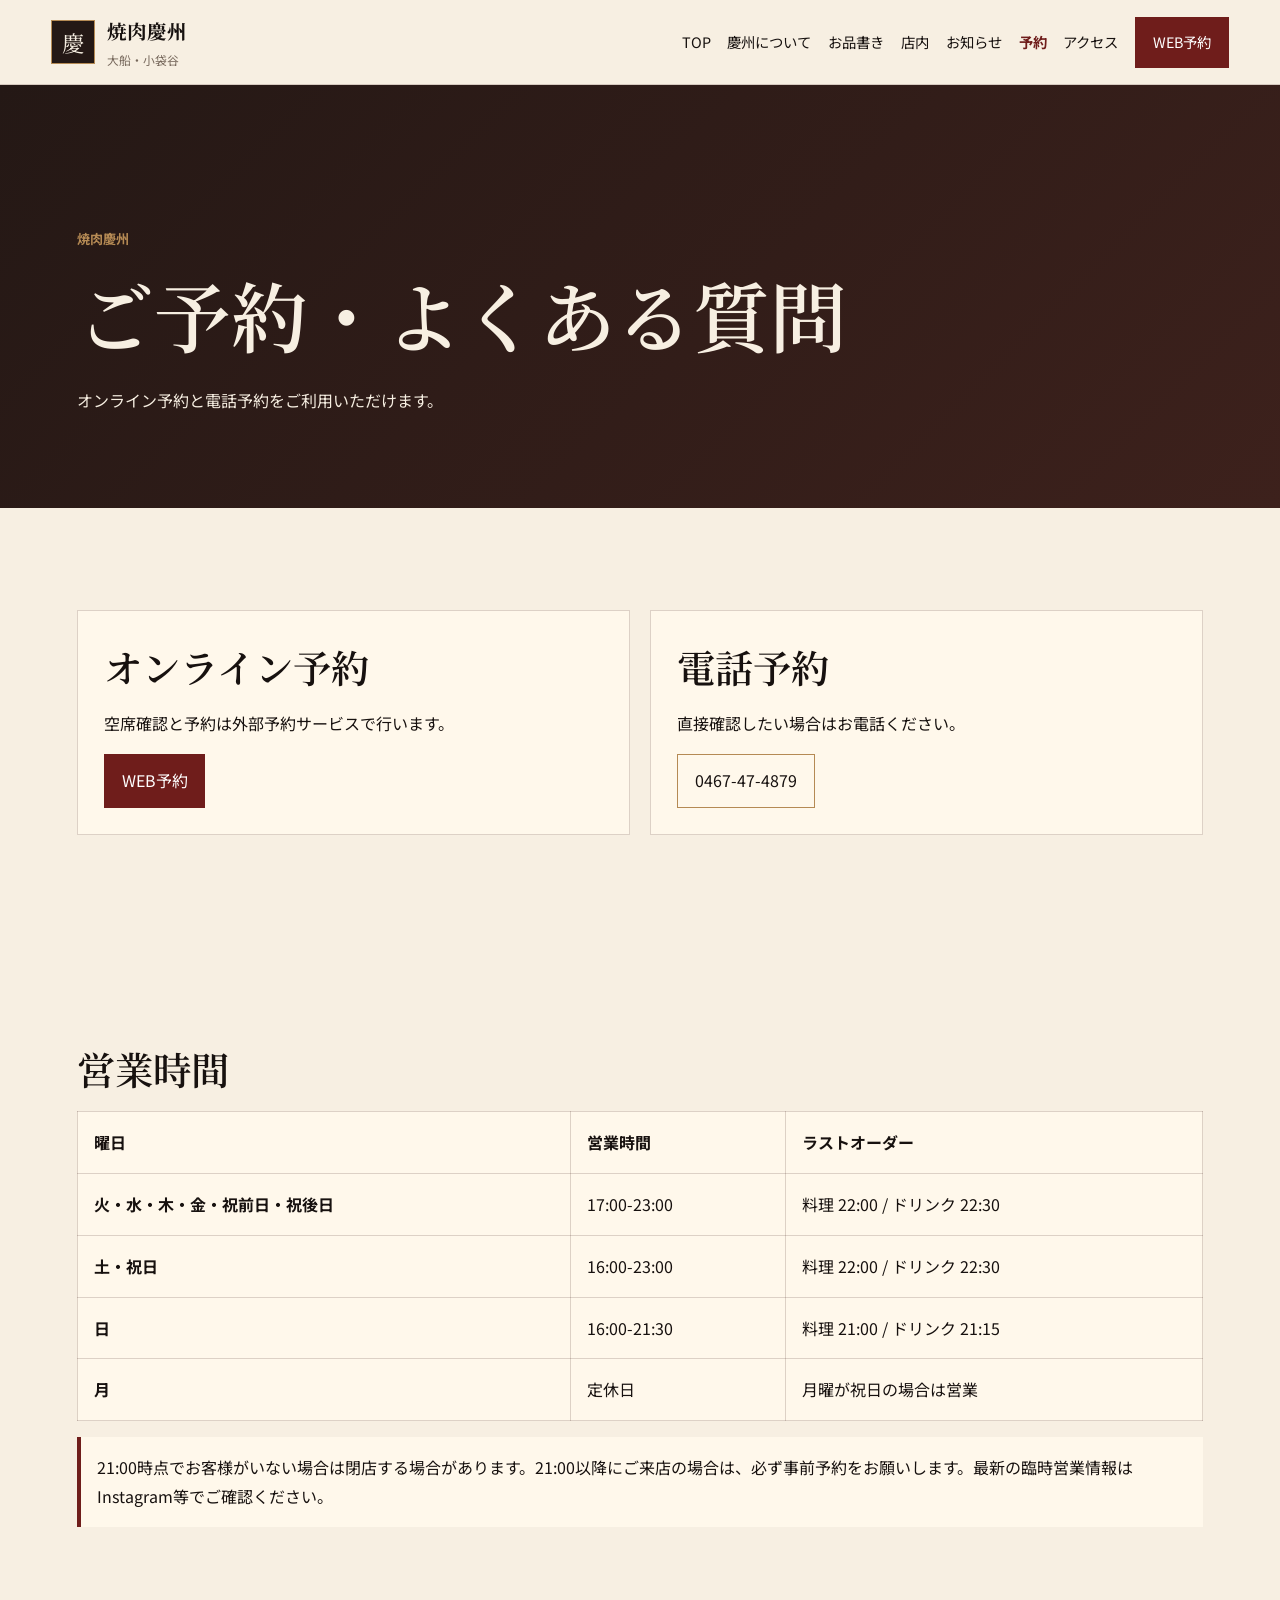
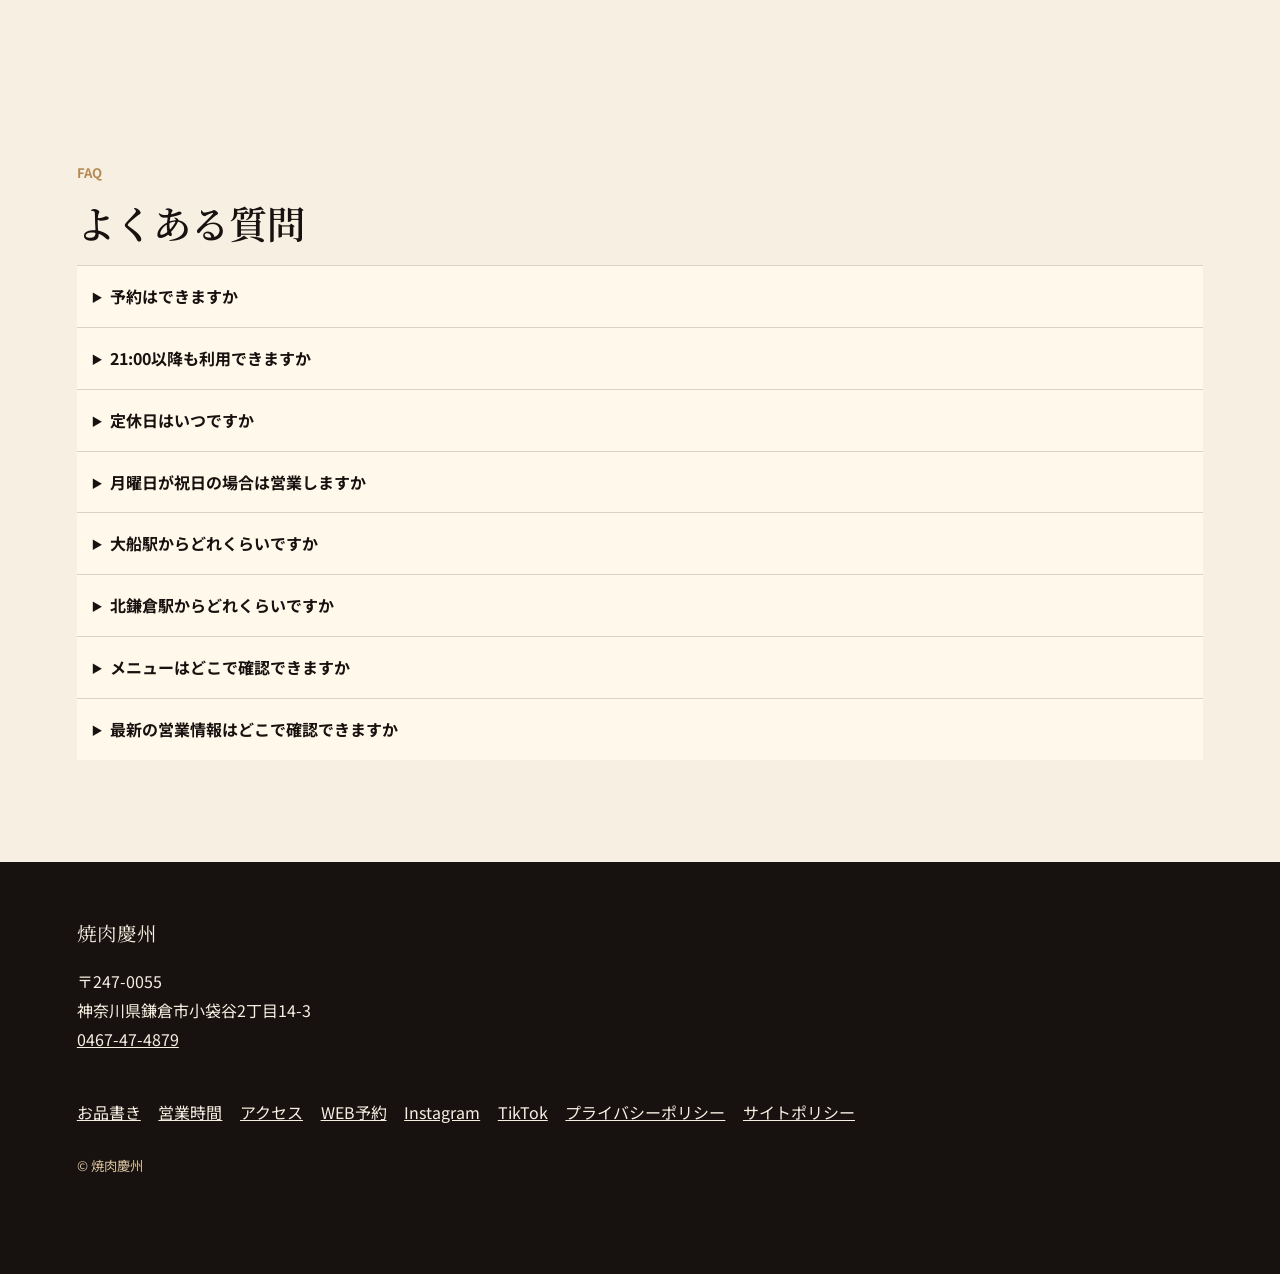
<file: reservation/index.html>
<!doctype html>
<html lang="ja">
<head>
<meta charset="utf-8">
<meta name="viewport" content="width=device-width, initial-scale=1, viewport-fit=cover">
<title>ご予約・よくある質問｜焼肉慶州</title>
<meta name="description" content="焼肉慶州のオンライン予約、電話予約、営業時間、21:00以降の来店案内、FAQ。">
<link rel="canonical" href="https://nishitasho.github.io/keishu/reservation/">
<meta property="og:type" content="website">
<meta property="og:title" content="ご予約・よくある質問｜焼肉慶州">
<meta property="og:description" content="焼肉慶州のオンライン予約、電話予約、営業時間、21:00以降の来店案内、FAQ。">
<meta property="og:image" content="../assets/ogp.svg">
<meta name="twitter:card" content="summary_large_image">
<link rel="icon" href="../assets/favicon.svg" type="image/svg+xml">
<link rel="apple-touch-icon" href="../assets/apple-touch-icon.svg">
<link rel="manifest" href="../manifest.webmanifest">
<link rel="preconnect" href="https://fonts.googleapis.com">
<link rel="preconnect" href="https://fonts.gstatic.com" crossorigin>
<link href="https://fonts.googleapis.com/css2?family=Noto+Sans+JP:wght@400;500;700&family=Noto+Serif+JP:wght@500;600;700&display=swap" rel="stylesheet">
<link rel="stylesheet" href="../assets/styles.css">
<script type="application/ld+json">{"@context":"https://schema.org","@type":"BreadcrumbList","itemListElement":[{"@type":"ListItem","position":1,"name":"TOP","item":"https://nishitasho.github.io/keishu/"},{"@type":"ListItem","position":2,"name":"ご予約・よくある質問","item":"https://nishitasho.github.io/keishu/reservation/"}]}</script><script type="application/ld+json">{"@context":"https://schema.org","@type":"FAQPage","mainEntity":[{"@type":"Question","name":"予約はできますか","acceptedAnswer":{"@type":"Answer","text":"オンライン予約と電話予約をご利用いただけます。"}},{"@type":"Question","name":"21:00以降も利用できますか","acceptedAnswer":{"@type":"Answer","text":"21:00時点でお客様がいない場合は閉店する場合があるため、21:00以降は必ず事前予約をお願いします。"}},{"@type":"Question","name":"定休日はいつですか","acceptedAnswer":{"@type":"Answer","text":"月曜日です。月曜日が祝日の場合は営業し、翌火曜日が休みです。"}},{"@type":"Question","name":"月曜日が祝日の場合は営業しますか","acceptedAnswer":{"@type":"Answer","text":"はい。月曜祝日は16:00-21:30で営業します。"}},{"@type":"Question","name":"大船駅からどれくらいですか","acceptedAnswer":{"@type":"Answer","text":"JR大船駅から徒歩約13分です。"}},{"@type":"Question","name":"北鎌倉駅からどれくらいですか","acceptedAnswer":{"@type":"Answer","text":"JR北鎌倉駅から徒歩約17分です。"}},{"@type":"Question","name":"メニューはどこで確認できますか","acceptedAnswer":{"@type":"Answer","text":"看板料理・お品書きページで確認できます。"}},{"@type":"Question","name":"最新の営業情報はどこで確認できますか","acceptedAnswer":{"@type":"Answer","text":"Instagram等のSNSで最新情報をご確認ください。"}}]}</script>
</head>
<body data-page="reservation">
<a class="skip-link" href="#main">本文へ移動</a>
<header class="site-header">
  <a class="brand" href="../"><span class="brand-mark">慶</span><span><strong>焼肉慶州</strong><small>大船・小袋谷</small></span></a>
  <nav class="desktop-nav" aria-label="主要ナビゲーション"><a href="../">TOP</a><a href="../about/">慶州について</a><a href="../menu/">お品書き</a><a href="../space/">店内</a><a href="../news/">お知らせ</a><a href="../reservation/" aria-current="page">予約</a><a href="../access/">アクセス</a><a class="nav-reserve" href="https://app.tablerequest.jp/shops/2c1fe4e0843c6ff3?rwg_token=AFd1xnGtr5i5IaG-dhALoyEuZQB2G1sKMqHwu0dbVAIJrFouCgKc_KUlvJDfpgURwGHbo14g0djIZqGF4w6MeLsTkP3F0ENHYA%3D%3D" target="_blank" rel="noopener">WEB予約</a></nav>
  <button class="menu-button" type="button" aria-controls="mobile-menu" aria-expanded="false"><span></span><span></span><span></span><span class="sr-only">メニュー</span></button>
</header>
<div class="mobile-panel" id="mobile-menu" aria-hidden="true">
  <button class="panel-close" type="button">閉じる</button>
  <nav aria-label="スマートフォンナビゲーション"><a href="../">TOP</a><a href="../about/">慶州について</a><a href="../menu/">お品書き</a><a href="../space/">店内</a><a href="../news/">お知らせ</a><a href="../reservation/" aria-current="page">予約</a><a href="../access/">アクセス</a><a href="../privacy/">ポリシー</a></nav>
</div>
<main id="main"><section class="page-header" data-animate><p class="eyebrow">焼肉慶州</p><h1>ご予約・よくある質問</h1><p>オンライン予約と電話予約をご利用いただけます。</p></section>
<section class="reserve-options" data-animate><article><h2>オンライン予約</h2><p>空席確認と予約は外部予約サービスで行います。</p><a class="button primary" href="https://app.tablerequest.jp/shops/2c1fe4e0843c6ff3?rwg_token=AFd1xnGtr5i5IaG-dhALoyEuZQB2G1sKMqHwu0dbVAIJrFouCgKc_KUlvJDfpgURwGHbo14g0djIZqGF4w6MeLsTkP3F0ENHYA%3D%3D" target="_blank" rel="noopener">WEB予約</a></article><article><h2>電話予約</h2><p>直接確認したい場合はお電話ください。</p><a class="button ghost" href="tel:0467474879">0467-47-4879</a></article></section>
<section class="hours-section" data-animate><h2>営業時間</h2><div class="table-wrap"><table class="hours-table"><thead><tr><th>曜日</th><th>営業時間</th><th>ラストオーダー</th></tr></thead><tbody><tr><th>火・水・木・金・祝前日・祝後日</th><td>17:00-23:00</td><td>料理 22:00 / ドリンク 22:30</td></tr><tr><th>土・祝日</th><td>16:00-23:00</td><td>料理 22:00 / ドリンク 22:30</td></tr><tr><th>日</th><td>16:00-21:30</td><td>料理 21:00 / ドリンク 21:15</td></tr><tr><th>月</th><td>定休日</td><td>月曜が祝日の場合は営業</td></tr></tbody></table></div><p class="notice">21:00時点でお客様がいない場合は閉店する場合があります。21:00以降にご来店の場合は、必ず事前予約をお願いします。最新の臨時営業情報はInstagram等でご確認ください。</p></section>
<section class="faq-list" data-animate><p class="eyebrow">FAQ</p><h2>よくある質問</h2><details><summary>予約はできますか</summary><p>オンライン予約と電話予約をご利用いただけます。</p></details><details><summary>21:00以降も利用できますか</summary><p>21:00時点でお客様がいない場合は閉店する場合があるため、21:00以降は必ず事前予約をお願いします。</p></details><details><summary>定休日はいつですか</summary><p>月曜日です。月曜日が祝日の場合は営業し、翌火曜日が休みです。</p></details><details><summary>月曜日が祝日の場合は営業しますか</summary><p>はい。月曜祝日は16:00-21:30で営業します。</p></details><details><summary>大船駅からどれくらいですか</summary><p>JR大船駅から徒歩約13分です。</p></details><details><summary>北鎌倉駅からどれくらいですか</summary><p>JR北鎌倉駅から徒歩約17分です。</p></details><details><summary>メニューはどこで確認できますか</summary><p>看板料理・お品書きページで確認できます。</p></details><details><summary>最新の営業情報はどこで確認できますか</summary><p>Instagram等のSNSで最新情報をご確認ください。</p></details></section></main>
<footer class="site-footer">
  <div><a class="footer-brand" href="../">焼肉慶州</a><p>〒247-0055<br>神奈川県鎌倉市小袋谷2丁目14-3<br><a href="tel:0467474879">0467-47-4879</a></p></div>
  <div class="footer-links"><a href="../menu/">お品書き</a><a href="../access/#hours">営業時間</a><a href="../access/">アクセス</a><a href="https://app.tablerequest.jp/shops/2c1fe4e0843c6ff3?rwg_token=AFd1xnGtr5i5IaG-dhALoyEuZQB2G1sKMqHwu0dbVAIJrFouCgKc_KUlvJDfpgURwGHbo14g0djIZqGF4w6MeLsTkP3F0ENHYA%3D%3D" target="_blank" rel="noopener">WEB予約</a><a href="https://www.instagram.com/keishu.ofuna/" target="_blank" rel="noopener">Instagram</a><a href="https://www.tiktok.com/@yaki29keishu" target="_blank" rel="noopener">TikTok</a><a href="../privacy/#privacy">プライバシーポリシー</a><a href="../privacy/#sitepolicy">サイトポリシー</a></div>
  <small class="copy">© 焼肉慶州</small>
</footer>
<div class="mobile-cta" aria-label="予約導線"><a href="tel:0467474879">電話</a><a href="https://app.tablerequest.jp/shops/2c1fe4e0843c6ff3?rwg_token=AFd1xnGtr5i5IaG-dhALoyEuZQB2G1sKMqHwu0dbVAIJrFouCgKc_KUlvJDfpgURwGHbo14g0djIZqGF4w6MeLsTkP3F0ENHYA%3D%3D" target="_blank" rel="noopener">WEB予約</a></div>
<script src="../assets/site.js" defer></script>
</body>
</html>
</file>
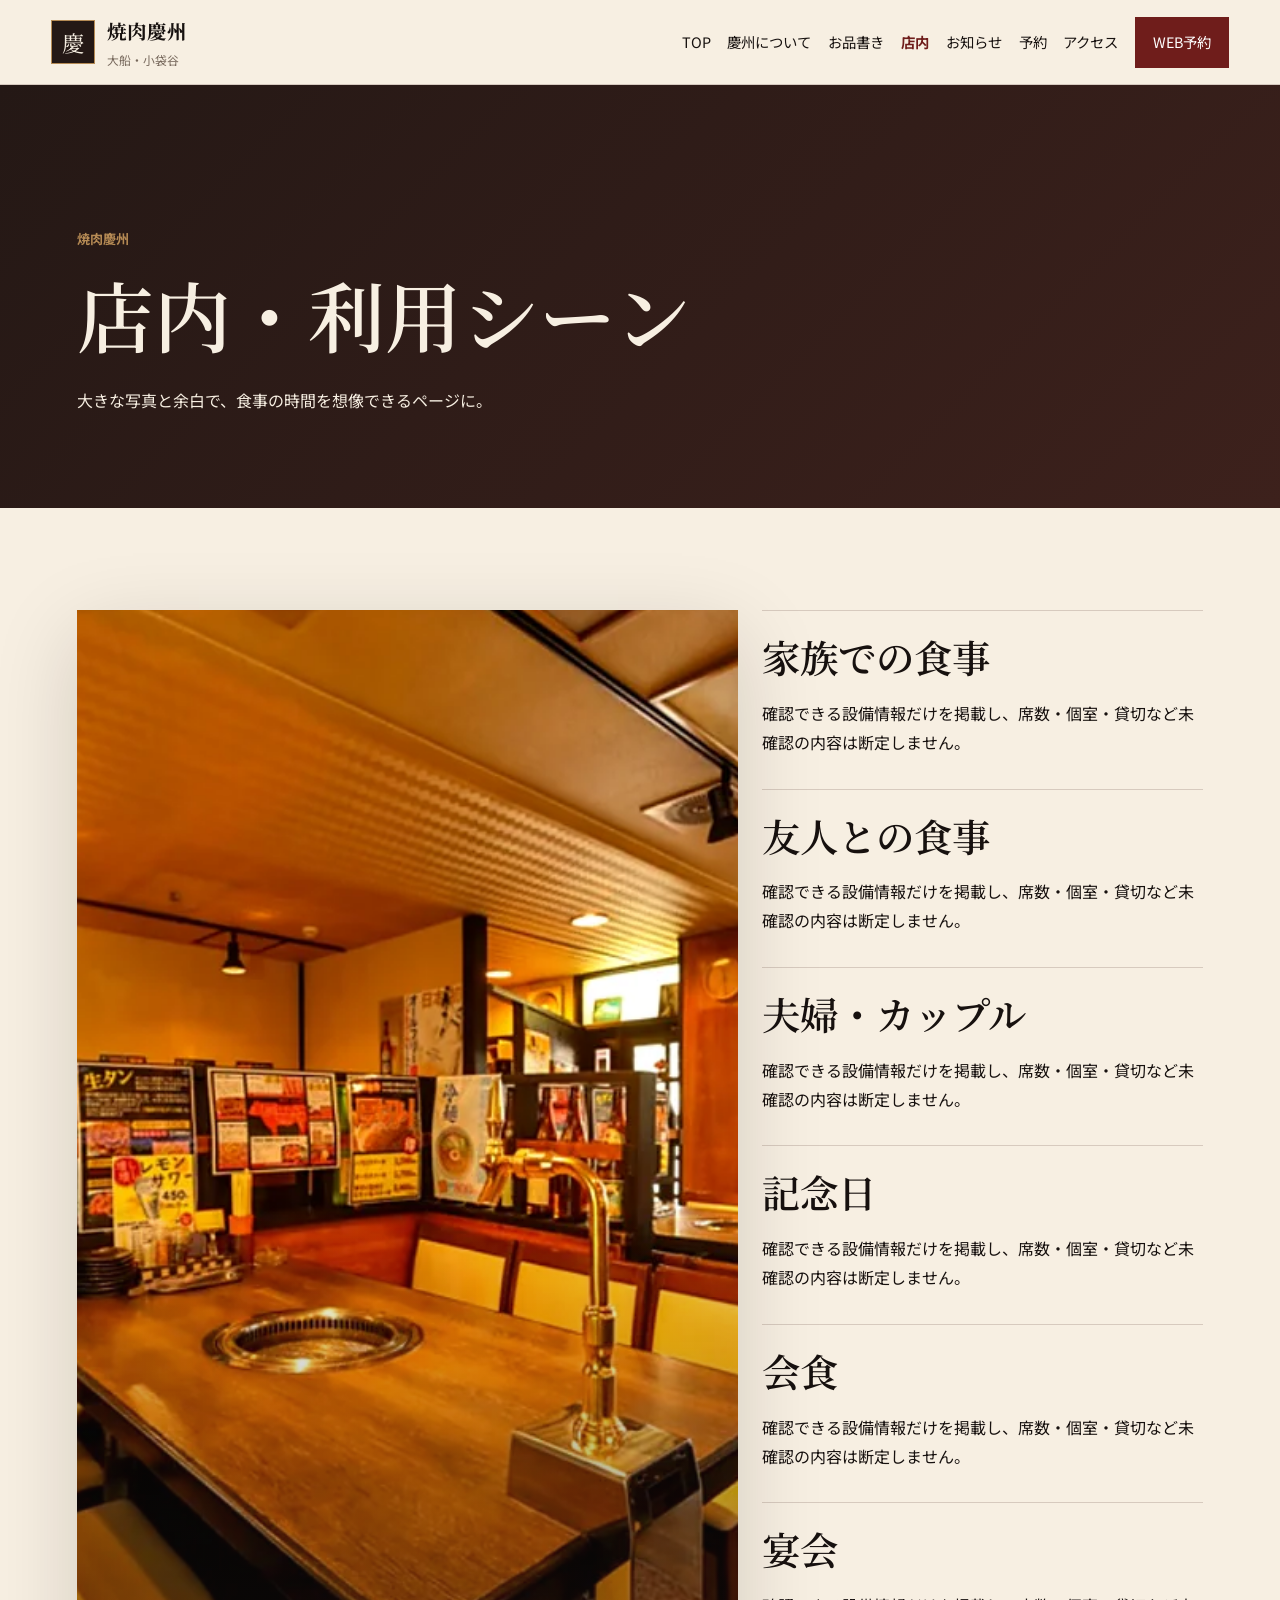
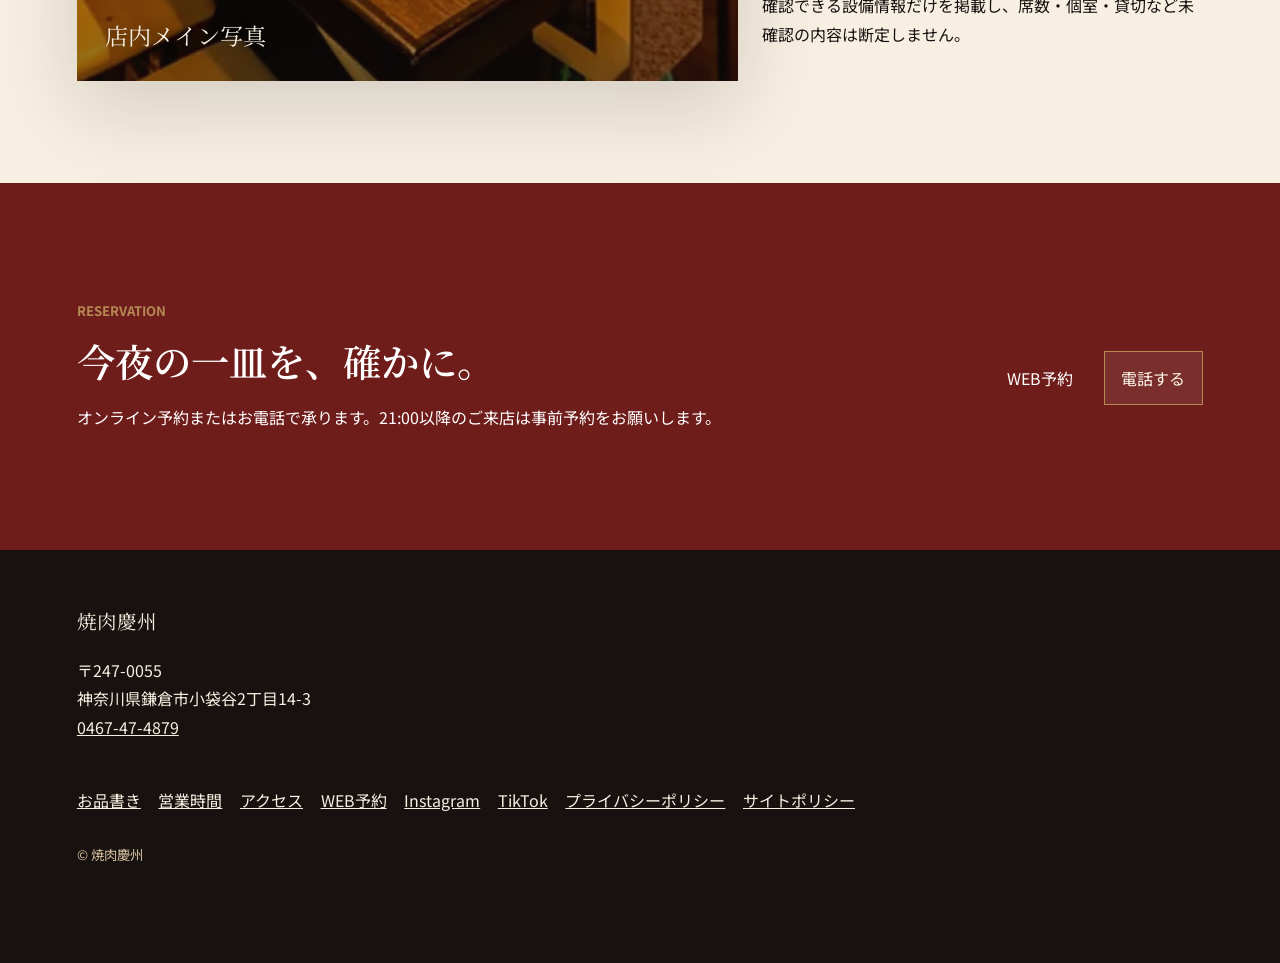
<file: space/index.html>
<!doctype html>
<html lang="ja">
<head>
<meta charset="utf-8">
<meta name="viewport" content="width=device-width, initial-scale=1, viewport-fit=cover">
<title>店内・利用シーン｜焼肉慶州</title>
<meta name="description" content="家族の食事、友人との食事、記念日、会食、宴会まで使いやすい焼肉慶州の店内案内。">
<link rel="canonical" href="https://nishitasho.github.io/keishu/space/">
<meta property="og:type" content="website">
<meta property="og:title" content="店内・利用シーン｜焼肉慶州">
<meta property="og:description" content="家族の食事、友人との食事、記念日、会食、宴会まで使いやすい焼肉慶州の店内案内。">
<meta property="og:image" content="../assets/ogp.svg">
<meta name="twitter:card" content="summary_large_image">
<link rel="icon" href="../assets/favicon.svg" type="image/svg+xml">
<link rel="apple-touch-icon" href="../assets/apple-touch-icon.svg">
<link rel="manifest" href="../manifest.webmanifest">
<link rel="preconnect" href="https://fonts.googleapis.com">
<link rel="preconnect" href="https://fonts.gstatic.com" crossorigin>
<link href="https://fonts.googleapis.com/css2?family=Noto+Sans+JP:wght@400;500;700&family=Noto+Serif+JP:wght@500;600;700&display=swap" rel="stylesheet">
<link rel="stylesheet" href="../assets/styles.css">
<script type="application/ld+json">{"@context":"https://schema.org","@type":"BreadcrumbList","itemListElement":[{"@type":"ListItem","position":1,"name":"TOP","item":"https://nishitasho.github.io/keishu/"},{"@type":"ListItem","position":2,"name":"店内・利用シーン","item":"https://nishitasho.github.io/keishu/space/"}]}</script>
</head>
<body data-page="space">
<a class="skip-link" href="#main">本文へ移動</a>
<header class="site-header">
  <a class="brand" href="../"><span class="brand-mark">慶</span><span><strong>焼肉慶州</strong><small>大船・小袋谷</small></span></a>
  <nav class="desktop-nav" aria-label="主要ナビゲーション"><a href="../">TOP</a><a href="../about/">慶州について</a><a href="../menu/">お品書き</a><a href="../space/" aria-current="page">店内</a><a href="../news/">お知らせ</a><a href="../reservation/">予約</a><a href="../access/">アクセス</a><a class="nav-reserve" href="https://app.tablerequest.jp/shops/2c1fe4e0843c6ff3?rwg_token=AFd1xnGtr5i5IaG-dhALoyEuZQB2G1sKMqHwu0dbVAIJrFouCgKc_KUlvJDfpgURwGHbo14g0djIZqGF4w6MeLsTkP3F0ENHYA%3D%3D" target="_blank" rel="noopener">WEB予約</a></nav>
  <button class="menu-button" type="button" aria-controls="mobile-menu" aria-expanded="false"><span></span><span></span><span></span><span class="sr-only">メニュー</span></button>
</header>
<div class="mobile-panel" id="mobile-menu" aria-hidden="true">
  <button class="panel-close" type="button">閉じる</button>
  <nav aria-label="スマートフォンナビゲーション"><a href="../">TOP</a><a href="../about/">慶州について</a><a href="../menu/">お品書き</a><a href="../space/" aria-current="page">店内</a><a href="../news/">お知らせ</a><a href="../reservation/">予約</a><a href="../access/">アクセス</a><a href="../privacy/">ポリシー</a></nav>
</div>
<main id="main"><section class="page-header" data-animate><p class="eyebrow">焼肉慶州</p><h1>店内・利用シーン</h1><p>大きな写真と余白で、食事の時間を想像できるページに。</p></section>
<section class="space-layout" data-animate><figure class="photo-slot photo-frame space main" data-animate><img src="../assets/images/table-server.webp" width="918" height="681" loading="lazy" alt="焼肉慶州の店内"><figcaption>店内メイン写真</figcaption></figure><div><article><h2>家族での食事</h2><p>確認できる設備情報だけを掲載し、席数・個室・貸切など未確認の内容は断定しません。</p></article><article><h2>友人との食事</h2><p>確認できる設備情報だけを掲載し、席数・個室・貸切など未確認の内容は断定しません。</p></article><article><h2>夫婦・カップル</h2><p>確認できる設備情報だけを掲載し、席数・個室・貸切など未確認の内容は断定しません。</p></article><article><h2>記念日</h2><p>確認できる設備情報だけを掲載し、席数・個室・貸切など未確認の内容は断定しません。</p></article><article><h2>会食</h2><p>確認できる設備情報だけを掲載し、席数・個室・貸切など未確認の内容は断定しません。</p></article><article><h2>宴会</h2><p>確認できる設備情報だけを掲載し、席数・個室・貸切など未確認の内容は断定しません。</p></article></div></section>
<section class="reservation-band" data-animate><div><p class="eyebrow">Reservation</p><h2>今夜の一皿を、確かに。</h2><p>オンライン予約またはお電話で承ります。21:00以降のご来店は事前予約をお願いします。</p></div><div class="cta-row"><a class="button primary" href="https://app.tablerequest.jp/shops/2c1fe4e0843c6ff3?rwg_token=AFd1xnGtr5i5IaG-dhALoyEuZQB2G1sKMqHwu0dbVAIJrFouCgKc_KUlvJDfpgURwGHbo14g0djIZqGF4w6MeLsTkP3F0ENHYA%3D%3D" target="_blank" rel="noopener">WEB予約</a><a class="button ghost" href="tel:0467474879">電話する</a></div></section></main>
<footer class="site-footer">
  <div><a class="footer-brand" href="../">焼肉慶州</a><p>〒247-0055<br>神奈川県鎌倉市小袋谷2丁目14-3<br><a href="tel:0467474879">0467-47-4879</a></p></div>
  <div class="footer-links"><a href="../menu/">お品書き</a><a href="../access/#hours">営業時間</a><a href="../access/">アクセス</a><a href="https://app.tablerequest.jp/shops/2c1fe4e0843c6ff3?rwg_token=AFd1xnGtr5i5IaG-dhALoyEuZQB2G1sKMqHwu0dbVAIJrFouCgKc_KUlvJDfpgURwGHbo14g0djIZqGF4w6MeLsTkP3F0ENHYA%3D%3D" target="_blank" rel="noopener">WEB予約</a><a href="https://www.instagram.com/keishu.ofuna/" target="_blank" rel="noopener">Instagram</a><a href="https://www.tiktok.com/@yaki29keishu" target="_blank" rel="noopener">TikTok</a><a href="../privacy/#privacy">プライバシーポリシー</a><a href="../privacy/#sitepolicy">サイトポリシー</a></div>
  <small class="copy">© 焼肉慶州</small>
</footer>
<div class="mobile-cta" aria-label="予約導線"><a href="tel:0467474879">電話</a><a href="https://app.tablerequest.jp/shops/2c1fe4e0843c6ff3?rwg_token=AFd1xnGtr5i5IaG-dhALoyEuZQB2G1sKMqHwu0dbVAIJrFouCgKc_KUlvJDfpgURwGHbo14g0djIZqGF4w6MeLsTkP3F0ENHYA%3D%3D" target="_blank" rel="noopener">WEB予約</a></div>
<script src="../assets/site.js" defer></script>
</body>
</html>
</file>
<file: assets/styles.css>
:root{--ink:#17110f;--sumi:#241815;--paper:#f7efe2;--paper2:#efe4d2;--red:#6f1d1b;--bronze:#b58a54;--muted:#76675b;--line:rgba(69,38,28,.18);--shadow:0 24px 80px rgba(23,17,15,.16)}*{box-sizing:border-box}html{scroll-behavior:smooth;overflow-x:hidden}body{margin:0;background:var(--paper);color:var(--ink);font-family:"Noto Sans JP",system-ui,sans-serif;line-height:1.8;letter-spacing:0;padding-bottom:0;overflow-x:hidden}body.menu-open{overflow:hidden}a{color:inherit}img,iframe{max-width:100%}.sr-only{position:absolute;clip:rect(0 0 0 0);clip-path:inset(50%);width:1px;height:1px;overflow:hidden}.skip-link{position:fixed;left:1rem;top:-4rem;z-index:1000;background:var(--paper);padding:.7rem 1rem}.skip-link:focus{top:1rem}.site-header{position:sticky;top:0;z-index:100;background:rgba(247,239,226,.92);backdrop-filter:blur(18px);display:flex;align-items:center;justify-content:space-between;padding:14px clamp(18px,4vw,56px);border-bottom:1px solid var(--line)}.brand,.footer-brand{display:flex;gap:.75rem;align-items:center;text-decoration:none}.brand-mark{display:grid;place-items:center;width:44px;height:44px;border:1px solid var(--bronze);background:var(--sumi);color:var(--paper);font-family:"Noto Serif JP",serif;font-size:1.4rem;flex:0 0 auto}.brand strong,.footer-brand{font-family:"Noto Serif JP",serif;font-size:1.22rem}.brand small{display:block;color:var(--muted);font-size:.74rem}.desktop-nav{display:flex;align-items:center;gap:1.05rem;font-size:.9rem}.desktop-nav a{text-decoration:none}.desktop-nav [aria-current=page]{color:var(--red);font-weight:700}.nav-reserve,.button{display:inline-flex;align-items:center;justify-content:center;min-height:44px;padding:.72rem 1.05rem;text-decoration:none;border:1px solid var(--bronze);transition:transform .2s ease,background .2s ease,color .2s ease}.button:hover,.nav-reserve:hover{transform:translateY(-2px)}.primary,.nav-reserve{background:var(--red);color:#fff;border-color:var(--red)}.ghost{background:transparent;color:var(--ink)}.light{background:var(--paper);color:var(--ink);border-color:var(--paper)}.menu-button{display:none;background:none;border:0;width:46px;height:46px}.menu-button span:not(.sr-only){display:block;height:2px;background:var(--ink);margin:7px 6px}.mobile-panel{position:fixed;inset:0;z-index:200;background:var(--sumi);color:var(--paper);padding:28px;transform:translateX(100%);transition:transform .28s ease}.mobile-panel.open{transform:translateX(0)}.mobile-panel nav{display:grid;gap:1rem;margin-top:4rem}.mobile-panel a{font-family:"Noto Serif JP",serif;font-size:1.35rem;text-decoration:none}.panel-close{float:right;background:transparent;color:var(--paper);border:1px solid var(--bronze);padding:.7rem 1rem}.hero{min-height:calc(100svh - 74px);display:grid;grid-template-columns:1.08fr .92fr;align-items:center;background:var(--sumi);color:var(--paper);padding:clamp(28px,5vw,76px);gap:clamp(24px,5vw,70px)}.hero-copy{max-width:640px}.hero h1,.page-header h1,h2{font-family:"Noto Serif JP",serif;line-height:1.35;font-weight:600;line-break:strict;overflow-wrap:anywhere}h1{font-size:clamp(2.35rem,6vw,5.8rem);margin:.2rem 0 1.2rem}h2{font-size:clamp(1.65rem,3vw,3rem);margin:.25rem 0 1rem}h3{margin:0 0 .45rem}.eyebrow{color:var(--bronze);font-weight:700;text-transform:uppercase;font-size:.82rem}.cta-row{display:flex;flex-wrap:wrap;gap:.8rem;margin-top:1.4rem}.photo-slot{margin:0;min-height:360px;position:relative;overflow:hidden;background:radial-gradient(circle at 35% 28%,rgba(181,138,84,.5),transparent 26%),linear-gradient(135deg,#2c1714,#7a2a22 48%,#1a1210);box-shadow:var(--shadow);isolation:isolate}.photo-slot:before{content:"";position:absolute;inset:16px;border:1px solid rgba(247,239,226,.35)}.photo-slot figcaption{position:absolute;left:28px;bottom:24px;right:28px;color:var(--paper);font-family:"Noto Serif JP",serif;font-size:1.45rem;line-break:strict;overflow-wrap:anywhere}.photo-slot figcaption span{display:block;font-family:"Noto Sans JP";font-size:.75rem;color:#d8c2a1}.grain{position:absolute;inset:0;background-image:linear-gradient(90deg,rgba(255,255,255,.04) 1px,transparent 1px),linear-gradient(rgba(255,255,255,.03) 1px,transparent 1px);background-size:18px 18px;mix-blend-mode:overlay}.warm{background:linear-gradient(135deg,#4a3026,#9d7057 52%,#211512)}.space{background:linear-gradient(135deg,#33241c,#8b6a4e 50%,#19110f)}.small{min-height:220px}.hero-photo{min-height:72svh}.page-header{padding:clamp(58px,10vw,130px) clamp(20px,6vw,92px) clamp(34px,6vw,80px);background:linear-gradient(135deg,var(--sumi),#3d211c);color:var(--paper)}.page-header p{max-width:760px}.split,.story,.access-detail{display:grid;grid-template-columns:1fr 1fr;gap:clamp(24px,5vw,70px);align-items:center;padding:clamp(58px,9vw,120px) clamp(20px,6vw,92px)}.reverse{direction:rtl}.reverse>*{direction:ltr}.philosophy,.hours-section,.menu-list,.news-list,.faq-list,.policy,.benefit,.reservation-band,.sns-gallery,.space-layout,.editorial-grid,.reserve-options,.sns-links{padding:clamp(56px,8vw,110px) clamp(20px,6vw,92px)}.signature-grid{display:grid;gap:1px;background:var(--line)}.signature{display:grid;grid-template-columns:1.05fr .95fr;gap:clamp(20px,4vw,56px);align-items:center;background:var(--paper);padding:clamp(34px,6vw,80px)}.cards{display:grid;grid-template-columns:repeat(3,1fr);gap:18px}.menu-card{background:#fff8eb;border:1px solid var(--line);padding:14px}.menu-card .photo-slot{min-height:180px;box-shadow:none}.section-title{display:flex;align-items:end;justify-content:space-between;gap:1rem;margin-bottom:24px}.text-link{color:var(--red);font-weight:700}.news-strip{padding:70px clamp(20px,6vw,92px);background:var(--sumi);color:var(--paper)}.news-strip article,.news-list article{border-top:1px solid rgba(181,138,84,.35);padding:1rem 0}.news-strip span,.news-list span{color:var(--bronze);font-weight:700}.sns-gallery{display:grid;grid-template-columns:1.4fr repeat(2,1fr);gap:18px;background:#fff8eb}.hours-table{width:100%;border-collapse:collapse;background:#fff8eb}.hours-table th,.hours-table td{border:1px solid var(--line);padding:1rem;text-align:left;vertical-align:top}.notice{background:#fff8eb;border-left:4px solid var(--red);padding:1rem}.access-preview iframe,.access-detail iframe{width:100%;height:420px;border:0;filter:saturate(.85)}.reservation-band{display:flex;justify-content:space-between;align-items:center;gap:2rem;background:var(--red);color:white}.footer-links{display:flex;flex-wrap:wrap;gap:.8rem 1.1rem}.site-footer{padding:54px clamp(20px,6vw,92px) 96px;background:var(--ink);color:var(--paper);display:grid;gap:28px}.copy{color:#d8c2a1}.menu-category{background:#fff8eb;border:1px solid var(--line);margin:14px 0;padding:22px}.menu-category ul{list-style:none;padding:0;margin:0}.menu-category li{display:flex;justify-content:space-between;gap:1rem;border-top:1px solid var(--line);padding:.8rem 0}.space-layout{display:grid;grid-template-columns:1.2fr .8fr;gap:24px}.space-layout article{border-top:1px solid var(--line);padding:1rem 0}.editorial-grid{display:grid;grid-template-columns:repeat(4,1fr);gap:16px;background:#fff8eb}.benefit{display:flex;justify-content:space-between;gap:2rem;align-items:center;background:#fff8eb}.reserve-options{display:grid;grid-template-columns:1fr 1fr;gap:20px}.reserve-options article{background:#fff8eb;border:1px solid var(--line);padding:26px}.faq-list details{background:#fff8eb;border-top:1px solid var(--line);padding:1rem}.faq-list summary{font-weight:700;cursor:pointer}.access-detail dl{display:grid;grid-template-columns:110px 1fr;gap:.7rem 1rem}.access-detail dt{font-weight:700;color:var(--red)}.policy article{border-top:1px solid var(--line);padding:1rem 0}.sns-links{display:flex;gap:1rem;align-items:center}.mobile-cta{display:none}[data-animate]{opacity:0;transform:translateY(22px);transition:opacity .7s ease,transform .7s ease}[data-animate].in{opacity:1;transform:none}:focus-visible{outline:3px solid var(--bronze);outline-offset:3px}@media(max-width:980px){.desktop-nav{display:none}.menu-button{display:block}.hero,.split,.story,.signature,.access-detail,.space-layout{grid-template-columns:1fr}.hero{min-height:auto;padding-top:42px}.hero-photo{min-height:430px}.cards,.editorial-grid{grid-template-columns:1fr 1fr}.sns-gallery{grid-template-columns:1fr 1fr}.section-title,.reservation-band,.benefit{display:block}.mobile-cta{position:fixed;left:0;right:0;bottom:0;z-index:150;display:grid;grid-template-columns:minmax(0,1fr) minmax(0,1fr);width:100vw;max-width:100vw;padding:10px 12px calc(10px + env(safe-area-inset-bottom));background:rgba(23,17,15,.94);gap:10px}.mobile-cta a{display:block;min-width:0;background:var(--red);color:#fff;text-decoration:none;text-align:center;padding:.85rem .45rem;border:1px solid var(--bronze);white-space:nowrap}.site-footer{padding-bottom:120px}}@media(max-width:620px){body{font-size:15px}.site-header{padding:10px 14px}.brand small{display:none}.hero{padding:24px 16px 36px}.hero h1{font-size:clamp(2.05rem,12vw,3.25rem)}.page-header h1{font-size:clamp(2rem,10vw,3rem)}.page-header,.split,.story,.signature,.philosophy,.hours-section,.menu-list,.news-list,.faq-list,.policy,.benefit,.reservation-band,.sns-gallery,.space-layout,.editorial-grid,.reserve-options,.sns-links{padding:42px 16px}.cards,.editorial-grid,.sns-gallery,.reserve-options{grid-template-columns:1fr}.photo-slot{min-height:280px}.small,.menu-card .photo-slot{min-height:190px}.hours-table th,.hours-table td{display:block;width:100%;border-bottom:0}.hours-table tr{display:block;border-bottom:1px solid var(--line)}.menu-category li{display:block}.access-detail dl{grid-template-columns:1fr}.cta-row .button{width:100%}}@media(prefers-reduced-motion:reduce){*{scroll-behavior:auto!important;transition:none!important;animation:none!important}[data-animate]{opacity:1;transform:none}}
.photo-frame { background: var(--sumi); }
.photo-frame img { width: 100%; height: 100%; min-height: inherit; object-fit: cover; display: block; transform: scale(1.01); }
.photo-frame:after { content: ""; position: absolute; inset: 0; background: linear-gradient(to top, rgba(23,17,15,.48), rgba(23,17,15,0) 45%); pointer-events: none; }
.photo-frame figcaption { z-index: 1; text-shadow: 0 2px 14px rgba(0,0,0,.45); }
@media(max-width:620px){
  main, section, header, footer { max-width: 100vw; }
  h1, h2, h3, p, figcaption, a { overflow-wrap: anywhere; word-break: break-all; }
  .hero h1 { font-size: clamp(2rem, 9.4vw, 2.55rem); line-height: 1.45; }
  .page-header h1 { font-size: clamp(1.9rem, 8.8vw, 2.4rem); line-height: 1.45; }
  h2 { font-size: clamp(1.45rem, 7.4vw, 2rem); }
  .mobile-cta { left: 0; right: auto; width: 100%; grid-template-columns: minmax(0,1fr) minmax(0,1fr); }
  .mobile-cta a { width: 100%; font-size: .95rem; }
}
@media(max-width:620px){
  .hero-copy, .page-header, .split > div, .story > div { min-width: 0; max-width: calc(100vw - 32px); }
  .hero h1 { font-size: 2rem; max-width: calc(100vw - 32px); white-space: normal; }
  .page-header h1 { font-size: 1.9rem; max-width: calc(100vw - 32px); white-space: normal; }
  h2 { font-size: 1.55rem; max-width: calc(100vw - 32px); white-space: normal; }
  .mobile-cta { width: 100vw !important; max-width: 100vw !important; right: auto !important; box-sizing: border-box; }
  .mobile-cta a { box-sizing: border-box; overflow: hidden; text-overflow: clip; }
}
@media(max-width:620px){
  .hero h1 { font-size: 1.55rem; line-height: 1.55; max-width: 300px; }
  .page-header h1 { font-size: 1.65rem; max-width: 300px; }
  h2 { font-size: 1.35rem; }
  .mobile-cta { display: block !important; height: calc(104px + env(safe-area-inset-bottom)); padding: 0 !important; }
  .mobile-cta a { position: absolute; left: 12px; right: 12px; height: 38px; display: flex; align-items: center; justify-content: center; }
  .mobile-cta a:first-child { top: 10px; }
  .mobile-cta a:last-child { top: 56px; }
  .site-footer { padding-bottom: 150px; }
}
.menu-preview {
  padding: clamp(56px,8vw,110px) clamp(20px,6vw,92px);
}
.menu-preview .cards {
  margin-top: 24px;
}
.menu-more {
  display: flex;
  justify-content: center;
  margin-top: 28px;
}
.news-actions {
  display: flex;
  flex-wrap: wrap;
  gap: .8rem;
  margin-top: 1.5rem;
}
.survey-button {
  background: #fff8eb;
  border-color: var(--bronze);
  color: var(--ink);
  font-weight: 700;
}
.survey-button::before {
  content: "特典";
  margin-right: .55rem;
  padding: .08rem .38rem;
  background: var(--bronze);
  color: var(--ink);
  font-size: .72rem;
  line-height: 1.4;
}
.news-strip .button.ghost,
.reservation-band .button.ghost {
  color: #fff8eb;
  border-color: var(--bronze);
  background: rgba(255,248,235,.08);
}
.news-strip .button.ghost:hover,
.reservation-band .button.ghost:hover {
  background: #fff8eb;
  color: var(--ink);
}
@media(max-width:620px){
  .menu-preview {
    padding: 42px 16px;
  }
  .news-actions .button {
    width: 100%;
  }
}
</file>
